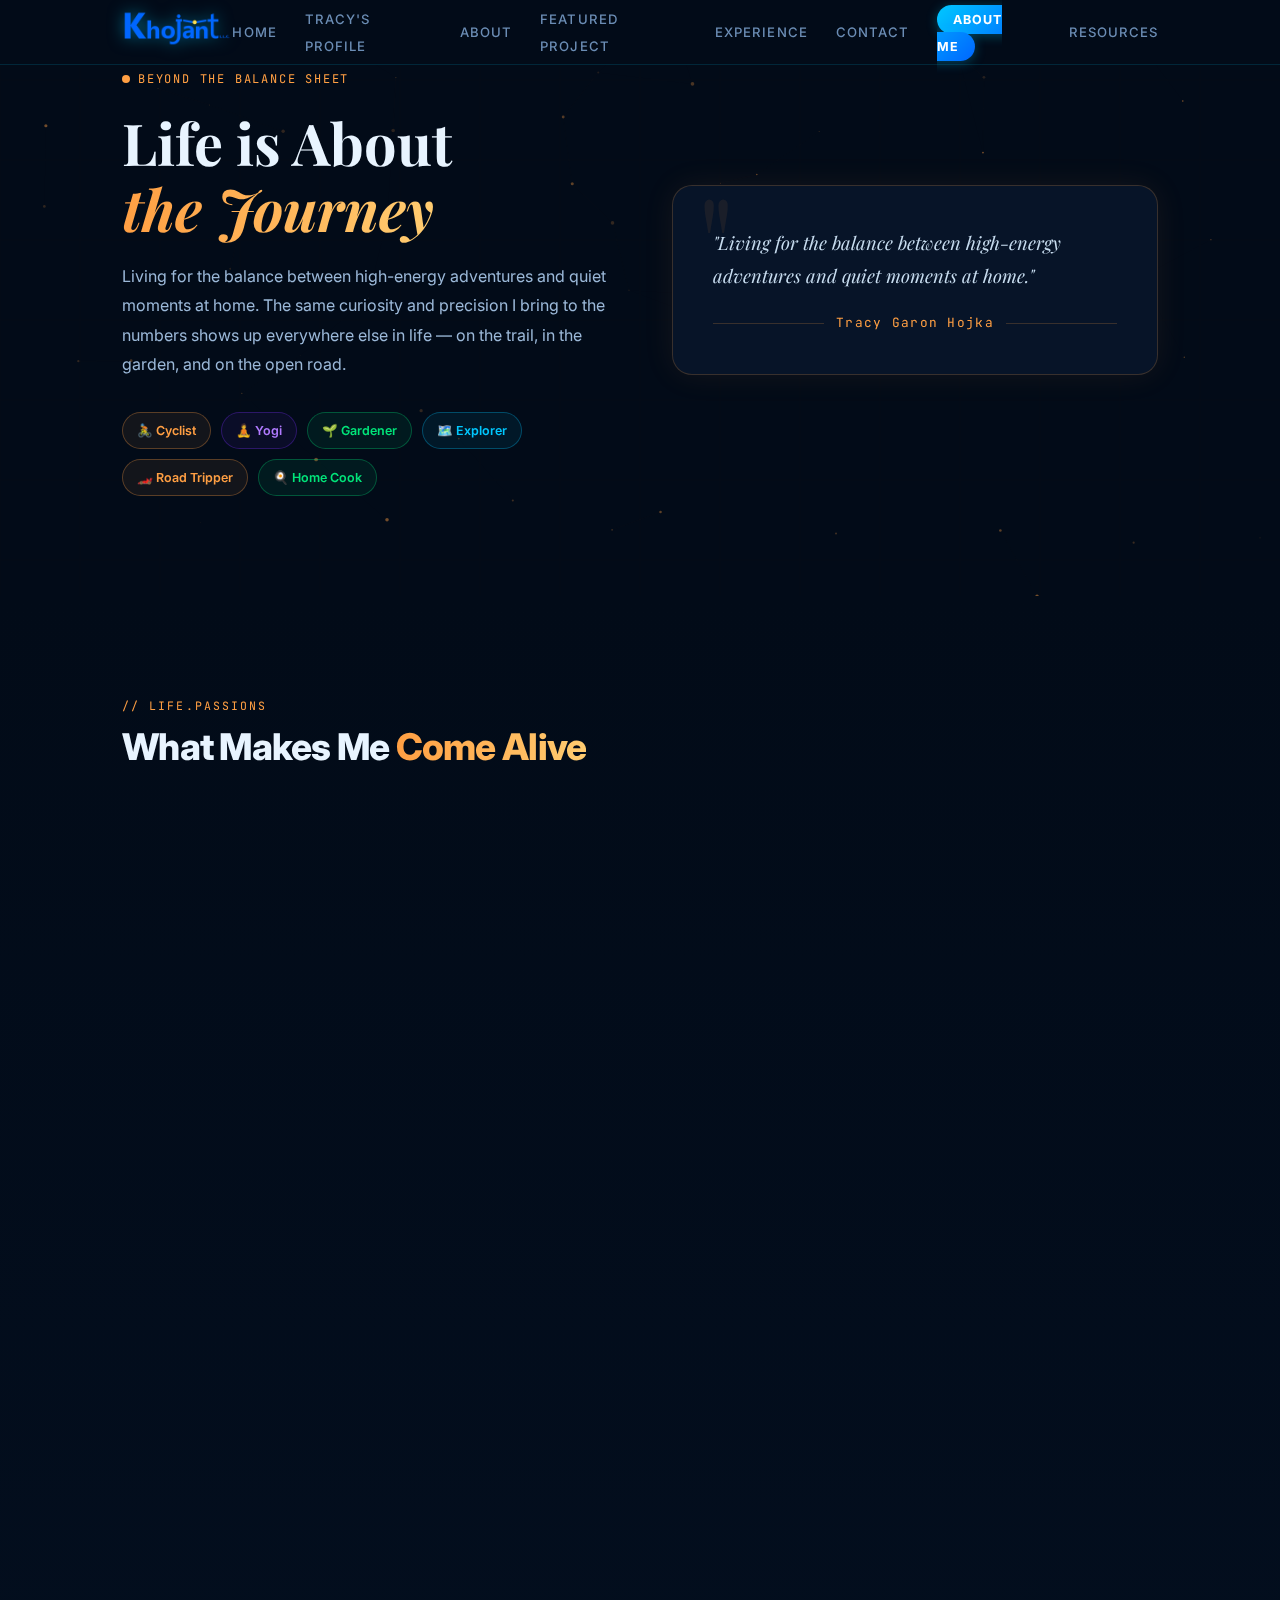
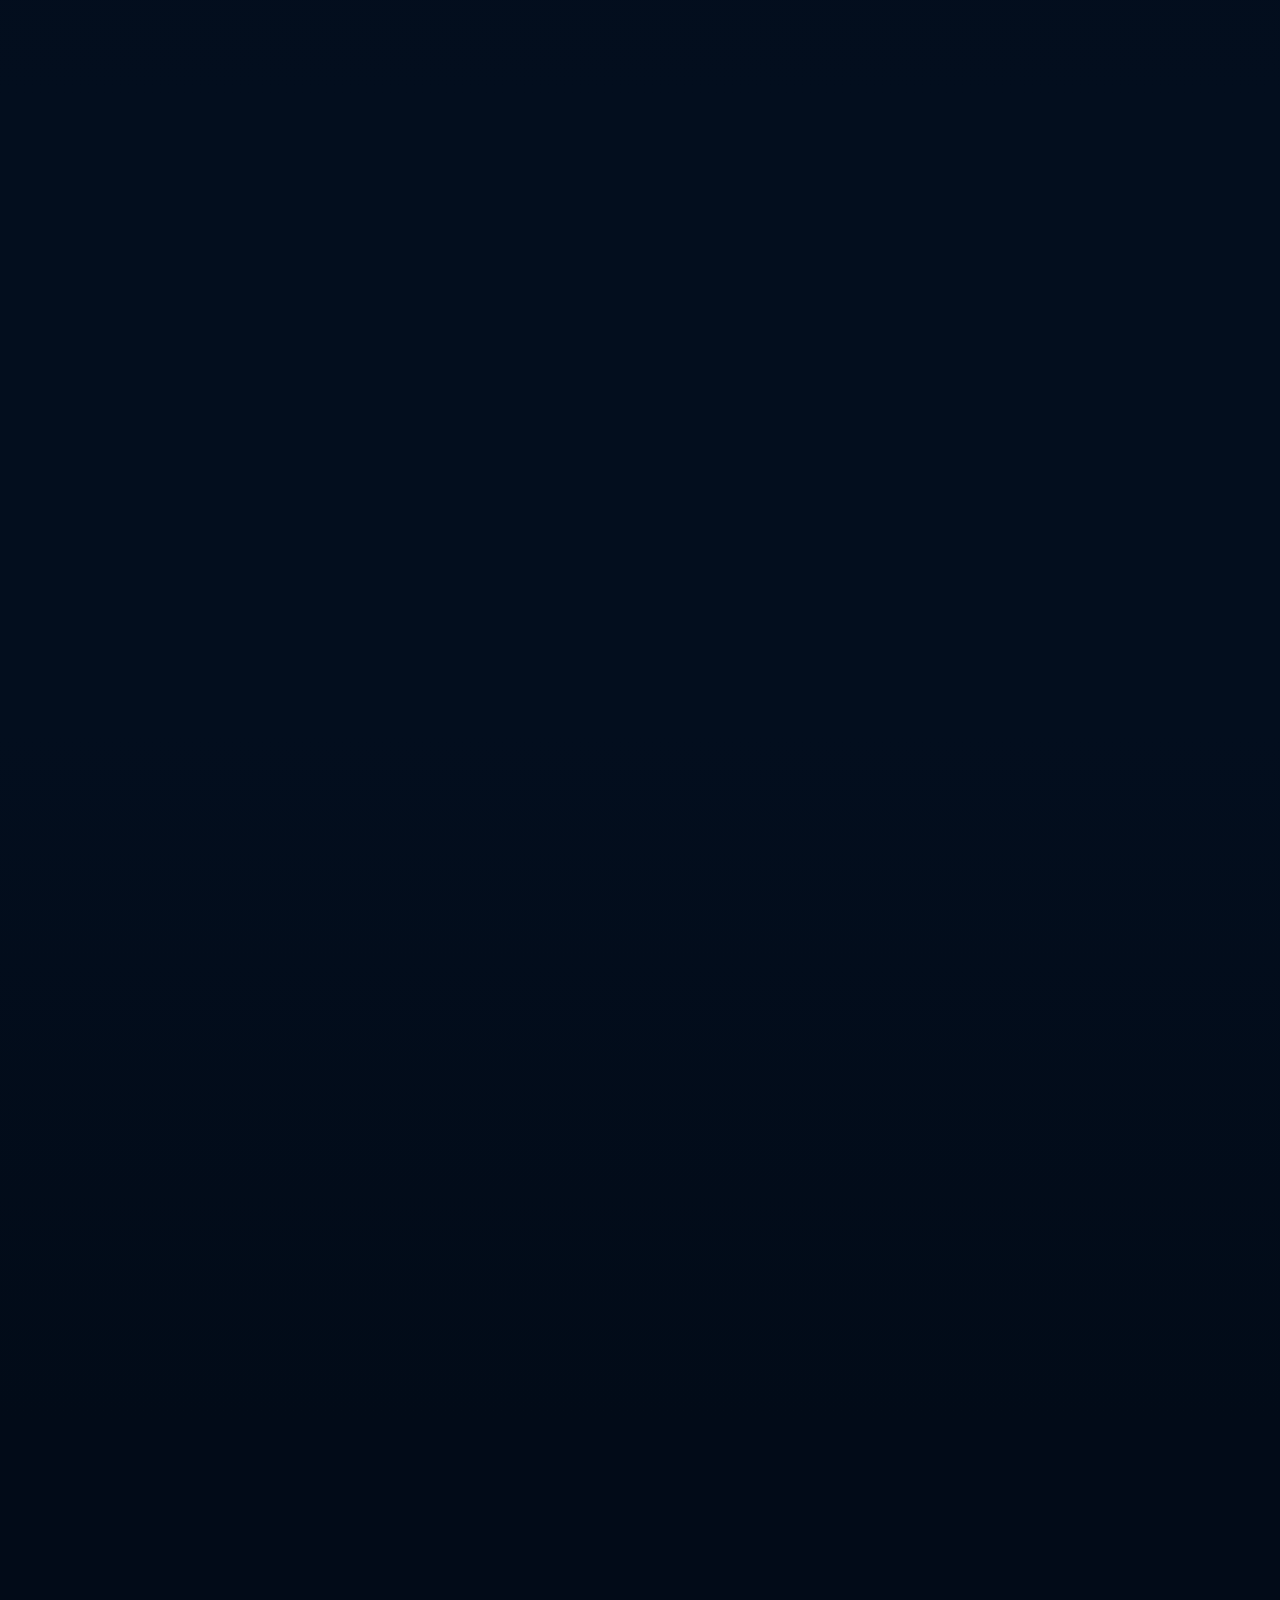
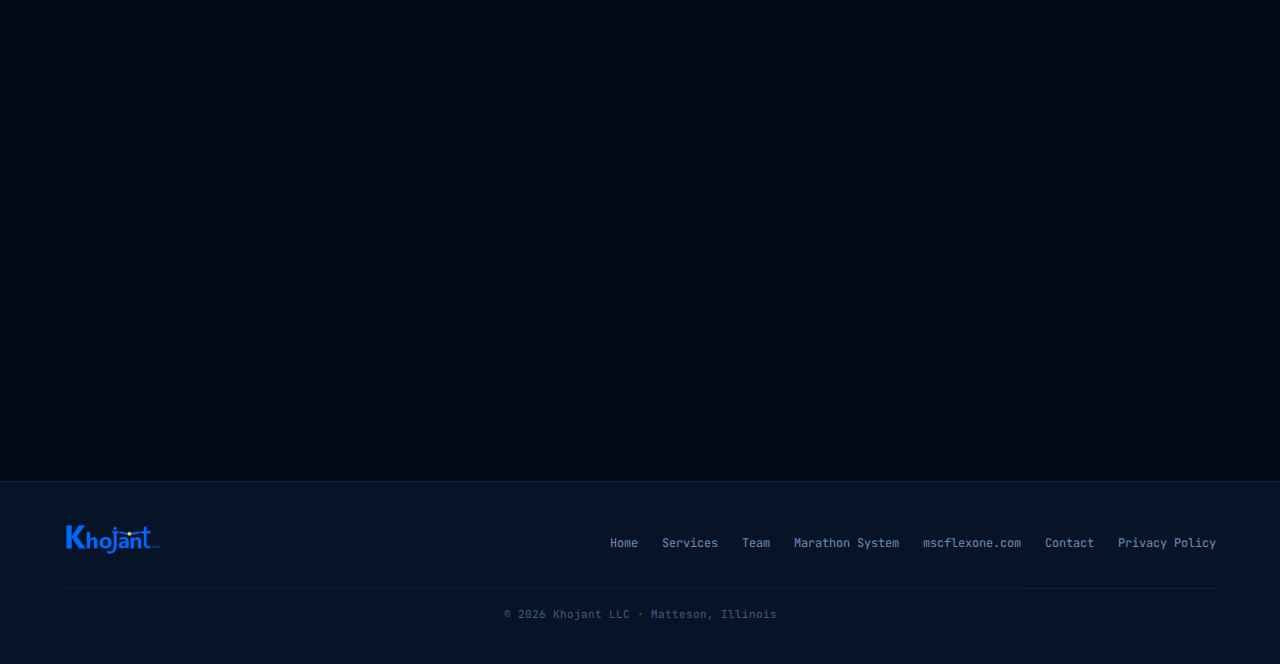
<file: about-me.html>
<!DOCTYPE html>
<html lang="en">
<head>
  <meta charset="UTF-8" />
  <meta name="viewport" content="width=device-width, initial-scale=1.0"/>
  <title>About Tracy Garon Hojka | Financial Data Expert | Khojant LLC</title>
  <meta name="description" content="Learn more about Tracy Garon Hojka — President of Khojant LLC, financial data management expert, and architect of The Marathon System's reconciliation automation engine."/>
  <meta name="keywords" content="Tracy Garon Hojka, about, financial expert, Khojant LLC, reconciliation, QuickBooks, data management, Matteson Illinois"/>
  <meta name="robots" content="index, follow"/>
  <link rel="canonical" href="https://www.khojant.com/about-me.html"/>
  <meta property="og:type" content="profile"/>
  <meta property="og:title" content="About Tracy Garon Hojka | Financial Data Expert"/>
  <meta property="og:description" content="President of Khojant LLC with 30+ years of financial data management experience across RIA firms, family offices, and insurance agencies."/>
  <meta property="og:url" content="https://www.khojant.com/about-me.html"/>
  <meta property="og:site_name" content="Khojant LLC"/>
  <link href="https://fonts.googleapis.com/css2?family=Inter:wght@300;400;500;600;700;800;900&family=JetBrains+Mono:wght@400;500;600&family=Playfair+Display:ital,wght@0,700;1,600&display=swap" rel="stylesheet"/>
  <style>
    :root {
      --bg-deep:    #020b18;
      --bg-card:    #071428;
      --bg-card2:   #0a1d36;
      --electric:   #00c8ff;
      --cyan:       #00fff7;
      --accent2:    #0066ff;
      --accent3:    #7b2fff;
      --green:      #00e57a;
      --warm:       #ff9f43;
      --text:       #e8f4ff;
      --text-muted: #6b8db5;
      --border:     rgba(0,200,255,0.15);
      --glow:       0 0 24px rgba(0,200,255,0.25);
    }

    *, *::before, *::after { box-sizing: border-box; margin: 0; padding: 0; }
    html { scroll-behavior: smooth; }

    body {
      background: var(--bg-deep);
      color: var(--text);
      font-family: 'Inter', sans-serif;
      line-height: 1.7;
      overflow-x: hidden;
    }

    /* ── CANVAS ── */
    #canvas-bg {
      position: fixed; top: 0; left: 0;
      width: 100%; height: 100%;
      z-index: 0; pointer-events: none;
    }

    .wrapper { position: relative; z-index: 1; }

    /* ── NAV ── */
    nav {
      position: fixed; top: 0; left: 0; right: 0;
      z-index: 100;
      background: rgba(2,11,24,0.88);
      backdrop-filter: blur(16px);
      border-bottom: 1px solid var(--border);
    }

    .nav-inner {
      max-width: 1100px; margin: 0 auto; padding: 0 32px;
      height: 64px; display: flex; align-items: center; justify-content: space-between;
    }

    .nav-logo img {
      height: 38px;
      filter: drop-shadow(0 0 8px rgba(0,200,255,0.5));
    }

    .nav-links { display: flex; gap: 28px; list-style: none; align-items: center; }

    .nav-links a {
      color: var(--text-muted); text-decoration: none;
      font-size: 0.82rem; font-weight: 500;
      letter-spacing: 0.08em; text-transform: uppercase;
      transition: color 0.2s;
    }

    .nav-links a:hover, .nav-links a.active { color: var(--electric); }

    .nav-pill {
      padding: 7px 16px;
      background: linear-gradient(135deg, var(--electric), var(--accent2));
      color: #fff !important;
      border-radius: 20px;
      font-weight: 700 !important;
      font-size: 0.78rem !important;
      box-shadow: 0 2px 12px rgba(0,200,255,0.3);
      transition: box-shadow 0.2s, transform 0.2s !important;
    }

    .nav-pill:hover {
      box-shadow: 0 4px 20px rgba(0,200,255,0.5) !important;
      transform: translateY(-1px);
      color: #fff !important;
    }

    /* ── CONTAINER ── */
    .container { max-width: 1100px; margin: 0 auto; padding: 0 32px; }
    section { padding: 100px 0; }

    /* ── HERO ── */
    #hero {
      min-height: 62vh;
      display: flex; align-items: center;
      padding-top: 64px;
      position: relative; overflow: hidden;
    }

    .hero-inner {
      display: grid;
      grid-template-columns: 1fr 1fr;
      gap: 64px;
      align-items: center;
    }

    .hero-eyebrow {
      display: inline-flex; align-items: center; gap: 8px;
      font-family: 'JetBrains Mono', monospace;
      font-size: 0.75rem; color: var(--warm);
      letter-spacing: 0.15em; text-transform: uppercase;
      margin-bottom: 20px;
    }

    .dot-warm {
      width: 8px; height: 8px; border-radius: 50%;
      background: var(--warm);
      animation: pulse-warm 1.8s infinite;
    }

    @keyframes pulse-warm {
      0%,100% { box-shadow: 0 0 0 0 rgba(255,159,67,0.5); }
      50%      { box-shadow: 0 0 0 8px rgba(255,159,67,0); }
    }

    .hero-heading {
      font-family: 'Playfair Display', serif;
      font-size: clamp(2.4rem, 4.5vw, 3.6rem);
      font-weight: 700;
      line-height: 1.15;
      margin-bottom: 20px;
    }

    .hero-heading em {
      font-style: italic;
      background: linear-gradient(90deg, var(--warm), #ffcc70);
      -webkit-background-clip: text; -webkit-text-fill-color: transparent; background-clip: text;
    }

    .hero-sub {
      font-size: 1rem; color: #9bb8d8;
      line-height: 1.85; margin-bottom: 32px; max-width: 520px;
    }

    .hero-tags { display: flex; flex-wrap: wrap; gap: 10px; }

    .htag {
      display: inline-flex; align-items: center; gap: 6px;
      padding: 7px 14px; border-radius: 20px;
      font-size: 0.78rem; font-weight: 600;
      border: 1px solid; transition: transform 0.2s;
    }

    .htag:hover { transform: translateY(-2px); }
    .htag-green  { color: var(--green);  border-color: rgba(0,229,122,0.3);  background: rgba(0,229,122,0.07); }
    .htag-warm   { color: var(--warm);   border-color: rgba(255,159,67,0.3); background: rgba(255,159,67,0.07); }
    .htag-blue   { color: var(--electric);border-color: rgba(0,200,255,0.3); background: rgba(0,200,255,0.07); }
    .htag-purple { color: #b07aff;       border-color: rgba(123,47,255,0.3); background: rgba(123,47,255,0.07); }

    /* Hero quote card */
    .hero-quote-card {
      background: var(--bg-card);
      border: 1px solid rgba(255,159,67,0.2);
      border-radius: 20px;
      padding: 40px;
      box-shadow: 0 0 32px rgba(255,159,67,0.08);
      position: relative; overflow: hidden;
    }

    .hero-quote-card::before {
      content: '"';
      position: absolute; top: -10px; left: 24px;
      font-family: 'Playfair Display', serif;
      font-size: 8rem; color: rgba(255,159,67,0.08);
      line-height: 1; pointer-events: none;
    }

    .quote-text {
      font-family: 'Playfair Display', serif;
      font-style: italic;
      font-size: 1.15rem;
      color: #c8ddf0;
      line-height: 1.8;
      margin-bottom: 20px;
    }

    .quote-meta {
      display: flex; align-items: center; gap: 12px;
    }

    .quote-line { flex: 1; height: 1px; background: rgba(255,159,67,0.2); }

    .quote-name {
      font-size: 0.8rem; color: var(--warm);
      font-family: 'JetBrains Mono', monospace;
      letter-spacing: 0.1em;
    }

    /* ── SECTION HEADERS ── */
    .section-header { margin-bottom: 52px; }

    .section-eyebrow {
      font-family: 'JetBrains Mono', monospace;
      font-size: 0.72rem; color: var(--warm);
      letter-spacing: 0.18em; text-transform: uppercase; margin-bottom: 10px;
    }

    .section-title {
      font-size: clamp(1.8rem, 3vw, 2.3rem);
      font-weight: 800; letter-spacing: -0.02em; line-height: 1.15;
    }

    .gradient-text {
      background: linear-gradient(90deg, var(--warm), #ffcc70);
      -webkit-background-clip: text; -webkit-text-fill-color: transparent; background-clip: text;
    }

    .gradient-text-green {
      background: linear-gradient(90deg, var(--green), var(--cyan));
      -webkit-background-clip: text; -webkit-text-fill-color: transparent; background-clip: text;
    }

    /* ── LIFE GRID ── */
    #life { background: linear-gradient(180deg, var(--bg-deep) 0%, #030e1e 100%); }

    .life-grid {
      display: grid;
      grid-template-columns: repeat(3, 1fr);
      gap: 24px;
    }

    .life-card {
      background: var(--bg-card);
      border: 1px solid var(--border);
      border-radius: 16px;
      padding: 32px 26px;
      position: relative; overflow: hidden;
      transition: transform 0.25s, box-shadow 0.25s, border-color 0.25s;
    }

    .life-card:hover {
      transform: translateY(-4px);
      border-color: var(--card-accent, rgba(0,200,255,0.4));
      box-shadow: 0 12px 36px var(--card-glow, rgba(0,200,255,0.1));
    }

    .life-card::after {
      content: '';
      position: absolute; bottom: 0; left: 0; right: 0;
      height: 3px; border-radius: 0 0 16px 16px;
      background: var(--card-bar, linear-gradient(90deg, var(--electric), var(--accent2)));
      opacity: 0; transition: opacity 0.25s;
    }

    .life-card:hover::after { opacity: 1; }

    /* Card accent colors */
    .card-warm   { --card-accent: rgba(255,159,67,0.4);  --card-glow: rgba(255,159,67,0.1);  --card-bar: linear-gradient(90deg, var(--warm), #ffcc70); }
    .card-green  { --card-accent: rgba(0,229,122,0.4);   --card-glow: rgba(0,229,122,0.1);   --card-bar: linear-gradient(90deg, var(--green), var(--cyan)); }
    .card-purple { --card-accent: rgba(123,47,255,0.4);  --card-glow: rgba(123,47,255,0.1);  --card-bar: linear-gradient(90deg, #7b2fff, #b07aff); }
    .card-blue   { --card-accent: rgba(0,200,255,0.4);   --card-glow: rgba(0,200,255,0.1);   --card-bar: linear-gradient(90deg, var(--electric), var(--accent2)); }

    .life-icon {
      font-size: 2.4rem; margin-bottom: 18px;
      display: block;
    }

    .life-title {
      font-weight: 800; font-size: 1.05rem;
      margin-bottom: 10px; color: var(--text);
    }

    .life-desc {
      font-size: 0.86rem; color: var(--text-muted);
      line-height: 1.75; margin-bottom: 16px;
    }

    .life-shoutout {
      display: inline-flex; align-items: center; gap: 6px;
      font-size: 0.73rem; font-weight: 600;
      font-family: 'JetBrains Mono', monospace;
      color: var(--warm); letter-spacing: 0.04em;
    }

    .life-shoutout-green { color: var(--green); }
    .life-shoutout-blue  { color: var(--electric); }

    .life-shoutout a {
      color: inherit; text-decoration: none;
      transition: opacity 0.2s;
    }

    .life-shoutout a:hover { opacity: 0.75; text-decoration: underline; }

    /* ── ADVENTURE STRIP ── */
    #adventure { background: #030e1e; }

    .adventure-grid {
      display: grid;
      grid-template-columns: 1fr 1fr;
      gap: 40px;
      align-items: center;
    }

    .adv-text h3 {
      font-family: 'Playfair Display', serif;
      font-size: 1.9rem; font-weight: 700;
      line-height: 1.25; margin-bottom: 16px;
    }

    .adv-text p {
      font-size: 0.95rem; color: #9bb8d8;
      line-height: 1.85; margin-bottom: 20px;
    }

    .adv-badge {
      display: inline-flex; align-items: center; gap: 8px;
      padding: 8px 16px; border-radius: 8px;
      font-size: 0.8rem; font-weight: 700;
      background: rgba(255,159,67,0.1);
      border: 1px solid rgba(255,159,67,0.3);
      color: var(--warm); margin-right: 10px; margin-bottom: 10px;
    }

    .adv-visual {
      background: var(--bg-card);
      border: 1px solid rgba(255,159,67,0.2);
      border-radius: 20px;
      padding: 40px 36px;
      text-align: center;
      box-shadow: 0 0 40px rgba(255,159,67,0.07);
      position: relative; overflow: hidden;
    }

    .adv-visual::before {
      content: '';
      position: absolute; top: -60px; right: -60px;
      width: 220px; height: 220px;
      border-radius: 50%;
      background: radial-gradient(circle, rgba(255,159,67,0.1) 0%, transparent 70%);
    }

    .adv-big-emoji { font-size: 5rem; display: block; margin-bottom: 20px; }

    .adv-road {
      font-family: 'Playfair Display', serif;
      font-style: italic;
      font-size: 1.1rem; color: var(--warm);
      margin-bottom: 8px;
    }

    .adv-road-sub {
      font-size: 0.8rem; color: var(--text-muted);
      font-family: 'JetBrains Mono', monospace;
      letter-spacing: 0.06em;
    }

    .adv-divider { height: 1px; background: rgba(255,159,67,0.15); margin: 20px 0; }

    .stat-row { display: flex; justify-content: space-around; }

    .adv-stat-val {
      font-size: 1.6rem; font-weight: 800; color: var(--warm);
      display: block; line-height: 1;
    }

    .adv-stat-lbl {
      font-size: 0.68rem; color: var(--text-muted);
      text-transform: uppercase; letter-spacing: 0.1em;
      margin-top: 4px; display: block;
    }

    /* ── GARDEN ── */
    #garden { background: linear-gradient(180deg, #030e1e 0%, var(--bg-deep) 100%); }

    .garden-grid {
      display: grid;
      grid-template-columns: 1fr 1fr;
      gap: 40px;
      align-items: center;
    }

    .garden-visual {
      background: var(--bg-card);
      border: 1px solid rgba(0,229,122,0.2);
      border-radius: 20px;
      padding: 40px;
      box-shadow: 0 0 40px rgba(0,229,122,0.06);
    }

    .garden-emoji-row {
      display: flex; gap: 16px; justify-content: center;
      font-size: 2.8rem; margin-bottom: 28px;
    }

    .garden-card-mini {
      background: var(--bg-card2);
      border: 1px solid rgba(0,229,122,0.15);
      border-radius: 12px;
      padding: 16px 20px;
      margin-bottom: 12px;
      display: flex; align-items: center; gap: 14px;
      transition: border-color 0.2s, transform 0.2s;
    }

    .garden-card-mini:hover {
      border-color: rgba(0,229,122,0.35);
      transform: translateX(4px);
    }

    .gcm-icon { font-size: 1.6rem; flex-shrink: 0; }

    .gcm-title { font-weight: 700; font-size: 0.9rem; margin-bottom: 2px; color: var(--green); }

    .gcm-desc { font-size: 0.78rem; color: var(--text-muted); }

    .garden-text h3 {
      font-family: 'Playfair Display', serif;
      font-size: 1.9rem; font-weight: 700;
      line-height: 1.25; margin-bottom: 16px;
    }

    .garden-text p {
      font-size: 0.95rem; color: #9bb8d8;
      line-height: 1.85; margin-bottom: 20px;
    }

    .shoutout-card {
      background: var(--bg-card2);
      border: 1px solid rgba(0,229,122,0.2);
      border-radius: 12px;
      padding: 18px 20px;
      margin-bottom: 12px;
      display: flex; align-items: center; gap: 12px;
    }

    .sc-icon { font-size: 1.4rem; }

    .sc-label { font-size: 0.72rem; color: var(--text-muted); font-family: 'JetBrains Mono', monospace; margin-bottom: 2px; }

    .sc-name { font-weight: 700; font-size: 0.9rem; color: var(--green); }

    /* ── BALANCE ── */
    #balance { background: var(--bg-deep); }

    .balance-grid {
      display: grid;
      grid-template-columns: repeat(3, 1fr);
      gap: 24px;
    }

    .balance-card {
      background: var(--bg-card);
      border: 1px solid var(--border);
      border-radius: 16px;
      padding: 30px 24px;
      text-align: center;
      transition: transform 0.25s, border-color 0.25s;
    }

    .balance-card:hover {
      transform: translateY(-4px);
      border-color: rgba(0,200,255,0.35);
    }

    .balance-icon { font-size: 2.6rem; display: block; margin-bottom: 14px; }

    .balance-title { font-weight: 700; font-size: 0.97rem; margin-bottom: 8px; }

    .balance-desc { font-size: 0.83rem; color: var(--text-muted); line-height: 1.65; }

    /* ── FOOTER ── */
    footer {
      background: var(--bg-card);
      border-top: 1px solid var(--border);
      padding: 40px 5vw;
      display: flex; align-items: center; justify-content: space-between;
      flex-wrap: wrap; gap: 20px; position: relative; z-index: 2;
    }
    .footer-logo img { height: 34px; width: auto; }
    .footer-links { display: flex; gap: 24px; flex-wrap: wrap; }
    .footer-links a { font-size: 12px; color: var(--text-muted); text-decoration: none; transition: color 0.2s; font-family: 'JetBrains Mono', monospace; }
    .footer-links a:hover { color: var(--electric); }
    .footer-copy { font-size: 11px; color: var(--text-muted); font-family: 'JetBrains Mono', monospace; opacity: 0.6; width: 100%; text-align: center; padding-top: 16px; border-top: 1px solid var(--border); margin-top: 4px; }

    /* ── FADE UP ── */
    .fade-up {
      opacity: 0; transform: translateY(28px);
      transition: opacity 0.6s ease, transform 0.6s ease;
    }
    .fade-up.visible { opacity: 1; transform: translateY(0); }

    /* ── RESPONSIVE ── */
    @media (max-width: 900px) {
      .hero-inner, .adventure-grid, .garden-grid { grid-template-columns: 1fr; }
      .life-grid, .balance-grid { grid-template-columns: 1fr 1fr; }
    }

    @media (max-width: 600px) {
      .life-grid, .balance-grid { grid-template-columns: 1fr; }
    }

    /* ── HAMBURGER ── */
    .hamburger {
      display: none; flex-direction: column; gap: 5px;
      cursor: pointer; padding: 6px; background: none; border: none; z-index: 110;
    }
    .hamburger span {
      display: block; width: 24px; height: 2px;
      background: var(--text); border-radius: 2px; transition: all 0.3s;
    }
    .hamburger.open span:nth-child(1) { transform: translateY(7px) rotate(45deg); }
    .hamburger.open span:nth-child(2) { opacity: 0; }
    .hamburger.open span:nth-child(3) { transform: translateY(-7px) rotate(-45deg); }

    @media (max-width: 768px) {
      .hamburger { display: flex; }
      .nav-links {
        display: none; flex-direction: column; align-items: flex-start;
        position: fixed; top: 64px; left: 0; right: 0;
        background: rgba(2,11,24,0.99); border-bottom: 1px solid var(--border);
        padding: 16px 32px 24px; gap: 0;
      }
      .nav-links.open { display: flex; }
      .nav-links li { width: 100%; }
      .nav-links a { display: block; padding: 12px 0; font-size: 14px; border-bottom: 1px solid var(--border); }
      .nav-links li:last-child a { border-bottom: none; }
    }
  </style>
</head>
<body>

<canvas id="canvas-bg"></canvas>

<!-- NAV -->
<nav>
  <div class="nav-inner">
    <a class="nav-logo" href="index.html">
      <img src="Khojant.png" alt="Khojant LLC – Data Management Experts"/>
    </a>
    <button class="hamburger" id="hamburger" aria-label="Toggle navigation" aria-expanded="false">
      <span></span><span></span><span></span>
    </button>
    <ul class="nav-links" id="nav-links">
      <li><a href="index.html">Home</a></li>
      <li><a href="tracy-profile.html">Tracy's Profile</a></li>
      <li><a href="tracy-profile.html#about">About</a></li>
      <li><a href="tracy-profile.html#marathon">Featured Project</a></li>
      <li><a href="tracy-profile.html#experience">Experience</a></li>
      <li><a href="tracy-profile.html#contact">Contact</a></li>
      <li><a href="about-me.html" class="nav-pill active">About Me</a></li>
      <li><a href="resources.html">Resources</a></li>
    </ul>
  </div>
</nav>

<div class="wrapper">

  <!-- HERO -->
  <section id="hero" style="padding-top:64px;">
    <div class="container">
      <div class="hero-inner">
        <div>
          <div class="hero-eyebrow"><div class="dot-warm"></div>Beyond the Balance Sheet</div>
          <h1 class="hero-heading">Life is About<br/><em>the Journey</em></h1>
          <p class="hero-sub">
            Living for the balance between high-energy adventures and quiet moments at home.
            The same curiosity and precision I bring to the numbers shows up everywhere else
            in life — on the trail, in the garden, and on the open road.
          </p>
          <div class="hero-tags">
            <span class="htag htag-warm">🚴 Cyclist</span>
            <span class="htag htag-purple">🧘 Yogi</span>
            <span class="htag htag-green">🌱 Gardener</span>
            <span class="htag htag-blue">🗺️ Explorer</span>
            <span class="htag htag-warm">🏎️ Road Tripper</span>
            <span class="htag htag-green">🍳 Home Cook</span>
          </div>
        </div>
        <div>
          <div class="hero-quote-card">
            <p class="quote-text">
              "Living for the balance between high-energy adventures and quiet moments at home."
            </p>
            <div class="quote-meta">
              <div class="quote-line"></div>
              <span class="quote-name">Tracy Garon Hojka</span>
              <div class="quote-line"></div>
            </div>
          </div>
        </div>
      </div>
    </div>
  </section>

  <!-- LIFE PASSIONS -->
  <section id="life">
    <div class="container">
      <div class="section-header fade-up">
        <div class="section-eyebrow">// life.passions</div>
        <h2 class="section-title">What Makes Me <span class="gradient-text">Come Alive</span></h2>
      </div>
      <div class="life-grid fade-up">

        <div class="life-card card-warm">
          <span class="life-icon">🚴</span>
          <div class="life-title">Long Rides</div>
          <div class="life-desc">There's nothing quite like a long bicycle ride to reset the mind and fuel the body. Whether it's a solo morning spin or an all-day adventure, two wheels and open road is pure freedom.</div>
          <span class="life-shoutout">⚡ High-energy movement</span>
        </div>

        <div class="life-card card-purple">
          <span class="life-icon">🧘</span>
          <div class="life-title">Yoga with Adriene</div>
          <div class="life-desc">Finding What Feels Good (FWFG) — Adriene's philosophy of tuning in and showing up is something that resonates deeply. Yoga is where I find my flow, balance my energy, and return to center.</div>
          <span class="life-shoutout"><a href="https://yogawithadriene.com" target="_blank">↗ Yoga With Adriene — FWFG</a></span>
        </div>

        <div class="life-card card-blue">
          <span class="life-icon">🚶</span>
          <div class="life-title">Walking to Clear My Head</div>
          <div class="life-desc">Some of the best thinking happens on a walk. Whether it's around the neighborhood or somewhere new, a good walk is the simplest and most powerful way to process, reset, and return with fresh perspective.</div>
          <span class="life-shoutout life-shoutout-blue">🧠 Movement as medicine</span>
        </div>

        <div class="life-card card-green">
          <span class="life-icon">🌿</span>
          <div class="life-title">Organic Gardening</div>
          <div class="life-desc">An avid gardener with a deep passion for organic practices. Keeping the soil healthy and the beds full is both a science and an art — and the reward of a thriving garden never gets old.</div>
          <div style="margin-top:10px;">
            <span class="life-shoutout life-shoutout-green" style="display:block;margin-bottom:6px;"><a href="https://www.epicgardening.com" target="_blank">↗ Epic Gardening</a></span>
            <span class="life-shoutout life-shoutout-green"><a href="https://www.botanicalinterests.com" target="_blank">↗ Botanical Interests</a></span>
          </div>
        </div>

        <div class="life-card card-warm">
          <span class="life-icon">🍳</span>
          <div class="life-title">Cooking Fresh</div>
          <div class="life-desc">What grows in the garden often ends up in the kitchen. Cooking something fresh from scratch — with ingredients you've tended yourself — is one of the most satisfying things there is.</div>
          <span class="life-shoutout">🌱 Garden to table</span>
        </div>

        <div class="life-card card-blue">
          <span class="life-icon">🗺️</span>
          <div class="life-title">Discovering New Places</div>
          <div class="life-desc">Always on the lookout for hidden local gems and new adventures. Whether it's an undiscovered restaurant, a scenic overlook, or a road less traveled — curiosity is the best compass.</div>
          <span class="life-shoutout life-shoutout-blue">✨ Always exploring</span>
        </div>

      </div>
    </div>
  </section>

  <!-- TAIL OF THE DRAGON -->
  <section id="adventure">
    <div class="container">
      <div class="adventure-grid fade-up">
        <div class="adv-text">
          <div class="section-eyebrow">// adventure.log</div>
          <h3>Carving Corners on the<br/><span class="gradient-text">Tail of the Dragon</span></h3>
          <p>318 curves in 11 miles. US 129 through the Appalachian Mountains at Deals Gap — known as the Tail of the Dragon — is one of the most iconic driving roads in the world. Taking our Miata through those corners is pure, uncut joy.</p>
          <p>The same way I approach a complex reconciliation — with focus, precision, and a willingness to embrace the challenge — is exactly how I like to drive. Every bend is a decision, and the reward is the ride itself.</p>
          <div>
            <span class="adv-badge">🏎️ Mazda Miata</span>
            <span class="adv-badge">🐉 Tail of the Dragon</span>
            <span class="adv-badge">🏔️ Deals Gap, NC/TN</span>
          </div>
        </div>
        <div class="adv-visual">
          <span class="adv-big-emoji">🐉</span>
          <div class="adv-road">US Route 129</div>
          <div class="adv-road-sub">Tail of the Dragon · Deals Gap</div>
          <div class="adv-divider"></div>
          <div class="stat-row">
            <div>
              <span class="adv-stat-val">318</span>
              <span class="adv-stat-lbl">Curves</span>
            </div>
            <div>
              <span class="adv-stat-val">11</span>
              <span class="adv-stat-lbl">Miles</span>
            </div>
            <div>
              <span class="adv-stat-val">100%</span>
              <span class="adv-stat-lbl">Pure Joy</span>
            </div>
          </div>
        </div>
      </div>
    </div>
  </section>

  <!-- GARDEN DEEP DIVE -->
  <section id="garden">
    <div class="container">
      <div class="garden-grid fade-up">
        <div class="garden-visual">
          <div class="garden-emoji-row">🌻 🥬 🍅 🌿 🫑</div>
          <div class="garden-card-mini">
            <div class="gcm-icon">🌱</div>
            <div>
              <div class="gcm-title">Epic Gardening</div>
              <div class="gcm-desc">Soil health, raised beds, companion planting & growing systems</div>
            </div>
          </div>
          <div class="garden-card-mini">
            <div class="gcm-icon">🌸</div>
            <div>
              <div class="gcm-title">Botanical Interests</div>
              <div class="gcm-desc">Open-pollinated, heirloom & organic seed varieties</div>
            </div>
          </div>
          <div class="garden-card-mini">
            <div class="gcm-icon">🪱</div>
            <div>
              <div class="gcm-title">Organic First</div>
              <div class="gcm-desc">Healthy soil, no synthetics — the way nature intended</div>
            </div>
          </div>
        </div>
        <div class="garden-text">
          <div class="section-eyebrow">// garden.notes</div>
          <h3>Rooted in the <span class="gradient-text-green">Garden</span></h3>
          <p>An avid gardener with a passion for organic growing — keeping the soil alive, the beds full, and the kitchen stocked. Gardening has a lot in common with good bookkeeping: attention to detail, consistent maintenance, and the long-term payoff of doing things right.</p>
          <p>Grateful to resources like Epic Gardening and Botanical Interests for the knowledge and seeds that keep every season better than the last.</p>
          <div class="shoutout-card">
            <span class="sc-icon">🎙️</span>
            <div>
              <div class="sc-label">SHOUTOUT //</div>
              <div class="sc-name"><a href="https://www.epicgardening.com" target="_blank" style="color:var(--green);text-decoration:none;">Epic Gardening ↗</a></div>
            </div>
          </div>
          <div class="shoutout-card">
            <span class="sc-icon">🌼</span>
            <div>
              <div class="sc-label">SHOUTOUT //</div>
              <div class="sc-name"><a href="https://www.botanicalinterests.com" target="_blank" style="color:var(--green);text-decoration:none;">Botanical Interests ↗</a></div>
            </div>
          </div>
        </div>
      </div>
    </div>
  </section>

  <!-- BALANCE -->
  <section id="balance">
    <div class="container">
      <div class="section-header fade-up">
        <div class="section-eyebrow">// life.balance</div>
        <h2 class="section-title">High Energy & <span class="gradient-text">Quiet Moments</span></h2>
        <p style="margin-top:12px;color:var(--text-muted);max-width:560px;">The best life is a balanced one — big adventures and peaceful days at home, both equally essential.</p>
      </div>
      <div class="balance-grid fade-up">
        <div class="balance-card">
          <span class="balance-icon">⚡</span>
          <div class="balance-title">High-Energy Adventures</div>
          <div class="balance-desc">Long bike rides, road trips, the Tail of the Dragon, discovering new places — always moving, always curious.</div>
        </div>
        <div class="balance-card">
          <span class="balance-icon">🌿</span>
          <div class="balance-title">Grounded at Home</div>
          <div class="balance-desc">Tending the garden, cooking fresh meals, finding stillness in yoga — rooted, present, and nourished.</div>
        </div>
        <div class="balance-card">
          <span class="balance-icon">🧭</span>
          <div class="balance-title">Always Exploring</div>
          <div class="balance-desc">Whether it's a hidden local gem or a new country road, curiosity is what drives everything — on the bike, in the car, and in life.</div>
        </div>
      </div>
    </div>
  </section>

  <footer>
    <a href="index.html" class="footer-logo">
      <img src="Khojant.png" alt="Khojant LLC" />
    </a>
    <div class="footer-links">
      <a href="index.html">Home</a>
      <a href="index.html#services">Services</a>
      <a href="index.html#team">Team</a>
      <a href="index.html#marathon">Marathon System</a>
      <a href="https://www.mscflexone.com" target="_blank">mscflexone.com</a>
      <a href="index.html#contact">Contact</a>
      <a href="privacy-policy.html">Privacy Policy</a>
    </div>
    <div class="footer-copy">© 2026 Khojant LLC · Matteson, Illinois</div>
  </footer>

</div><!-- /wrapper -->

<script>
// ── PARTICLE CANVAS ──
const canvas = document.getElementById('canvas-bg');
const ctx = canvas.getContext('2d');
let W, H, particles = [];

function resize() { W = canvas.width = window.innerWidth; H = canvas.height = window.innerHeight; }

function initParticles() {
  particles = [];
  const count = Math.floor((W * H) / 14000);
  for (let i = 0; i < count; i++) {
    particles.push({
      x: Math.random() * W, y: Math.random() * H,
      vx: (Math.random() - 0.5) * 0.3, vy: (Math.random() - 0.5) * 0.3,
      r: Math.random() * 1.5 + 0.4, alpha: Math.random() * 0.4 + 0.1
    });
  }
}

function draw() {
  ctx.clearRect(0, 0, W, H);
  // Soft grid
  ctx.strokeStyle = 'rgba(255,159,67,0.02)';
  ctx.lineWidth = 1;
  for (let x = 0; x < W; x += 80) { ctx.beginPath(); ctx.moveTo(x,0); ctx.lineTo(x,H); ctx.stroke(); }
  for (let y = 0; y < H; y += 80) { ctx.beginPath(); ctx.moveTo(0,y); ctx.lineTo(W,y); ctx.stroke(); }
  // Connections
  for (let i = 0; i < particles.length; i++) {
    for (let j = i+1; j < particles.length; j++) {
      const dx = particles[i].x - particles[j].x;
      const dy = particles[i].y - particles[j].y;
      const d = Math.sqrt(dx*dx + dy*dy);
      if (d < 140) {
        ctx.strokeStyle = `rgba(255,159,67,${0.05 * (1 - d/140)})`;
        ctx.lineWidth = 0.5;
        ctx.beginPath();
        ctx.moveTo(particles[i].x, particles[i].y);
        ctx.lineTo(particles[j].x, particles[j].y);
        ctx.stroke();
      }
    }
  }
  // Dots
  particles.forEach(p => {
    p.x += p.vx; p.y += p.vy;
    if (p.x < 0 || p.x > W) p.vx *= -1;
    if (p.y < 0 || p.y > H) p.vy *= -1;
    ctx.beginPath();
    ctx.arc(p.x, p.y, p.r, 0, Math.PI * 2);
    ctx.fillStyle = `rgba(255,159,67,${p.alpha})`;
    ctx.fill();
  });
  requestAnimationFrame(draw);
}

resize(); initParticles(); draw();
window.addEventListener('resize', () => { resize(); initParticles(); });

// ── SCROLL ANIMATIONS ──
const obs = new IntersectionObserver((entries) => {
  entries.forEach(e => { if (e.isIntersecting) { e.target.classList.add('visible'); obs.unobserve(e.target); } });
}, { threshold: 0.1 });
document.querySelectorAll('.fade-up').forEach(el => obs.observe(el));

// ── HAMBURGER ──
const hamburger = document.getElementById('hamburger');
const navLinks  = document.getElementById('nav-links');
hamburger.addEventListener('click', () => {
  const open = hamburger.classList.toggle('open');
  navLinks.classList.toggle('open', open);
  hamburger.setAttribute('aria-expanded', open);
});
navLinks.querySelectorAll('a').forEach(a => {
  a.addEventListener('click', () => {
    hamburger.classList.remove('open');
    navLinks.classList.remove('open');
    hamburger.setAttribute('aria-expanded', 'false');
  });
});
</script>
</body>
</html>
</file>
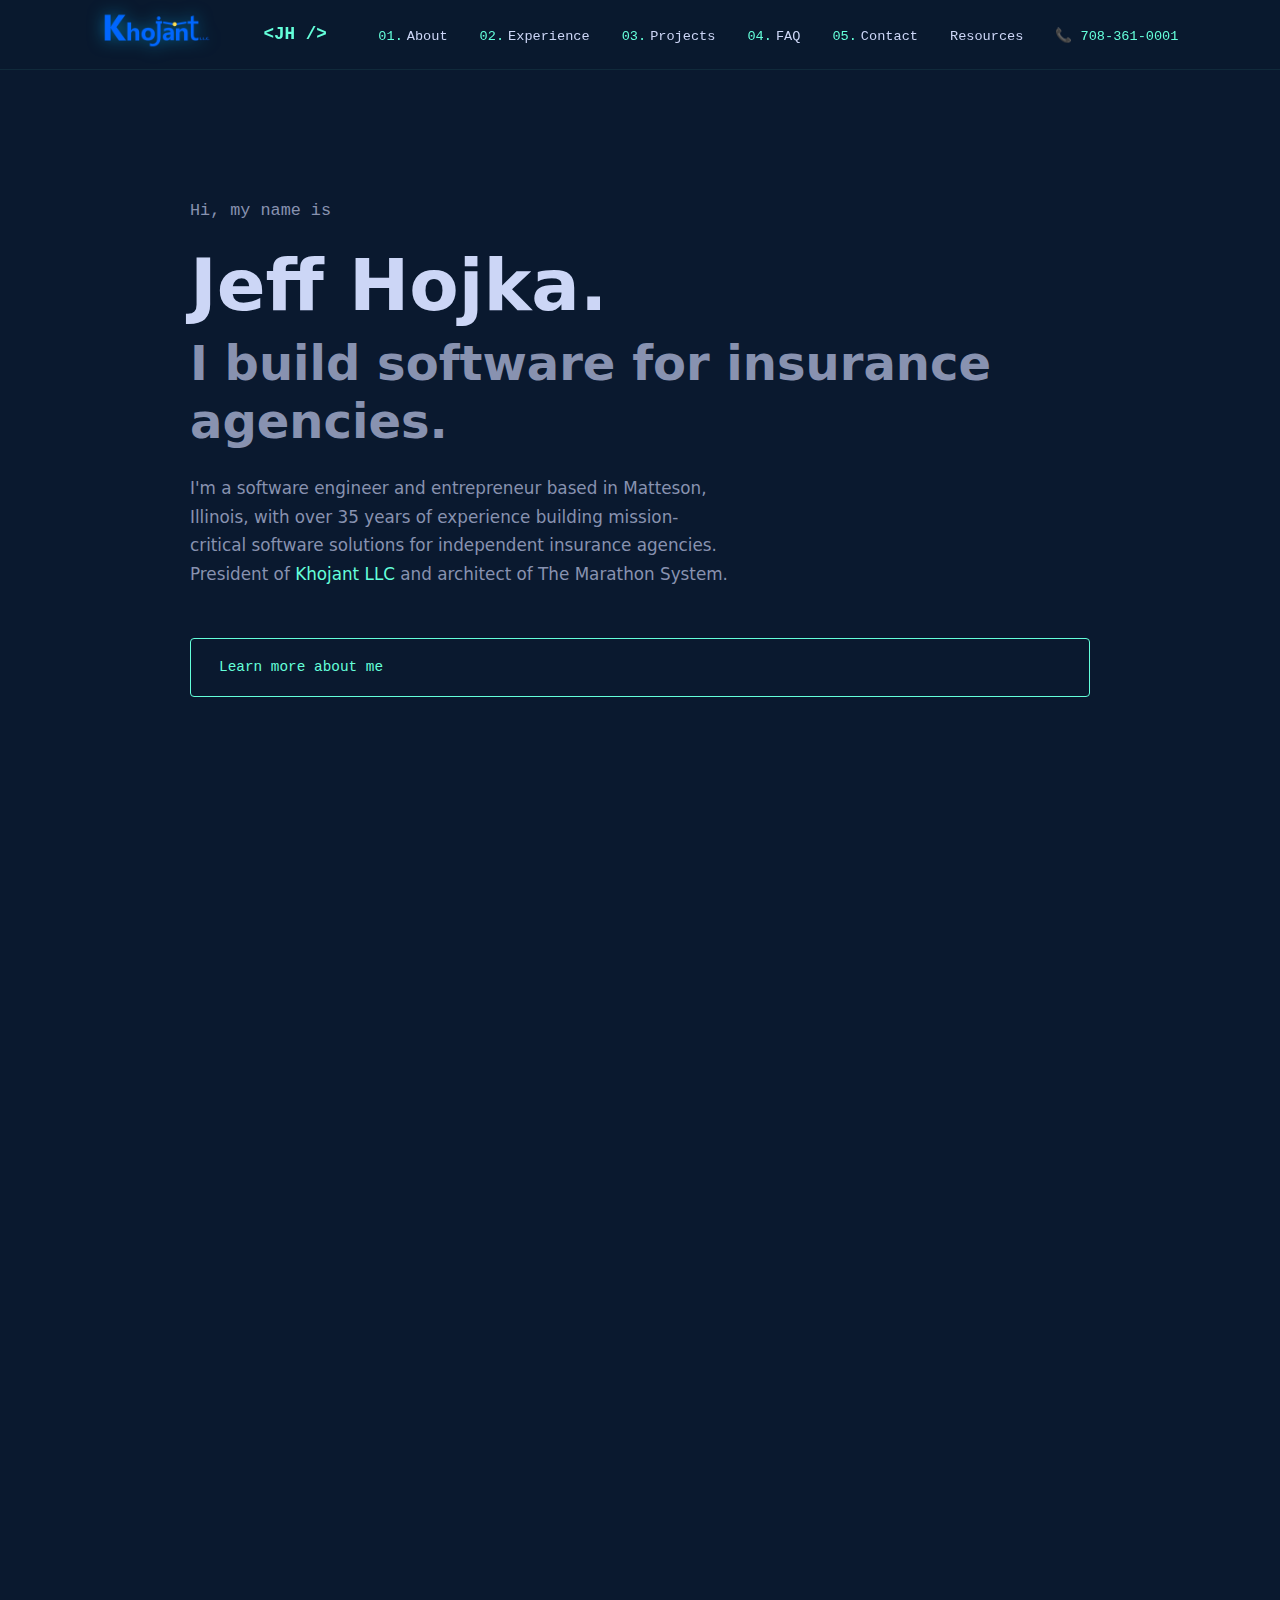
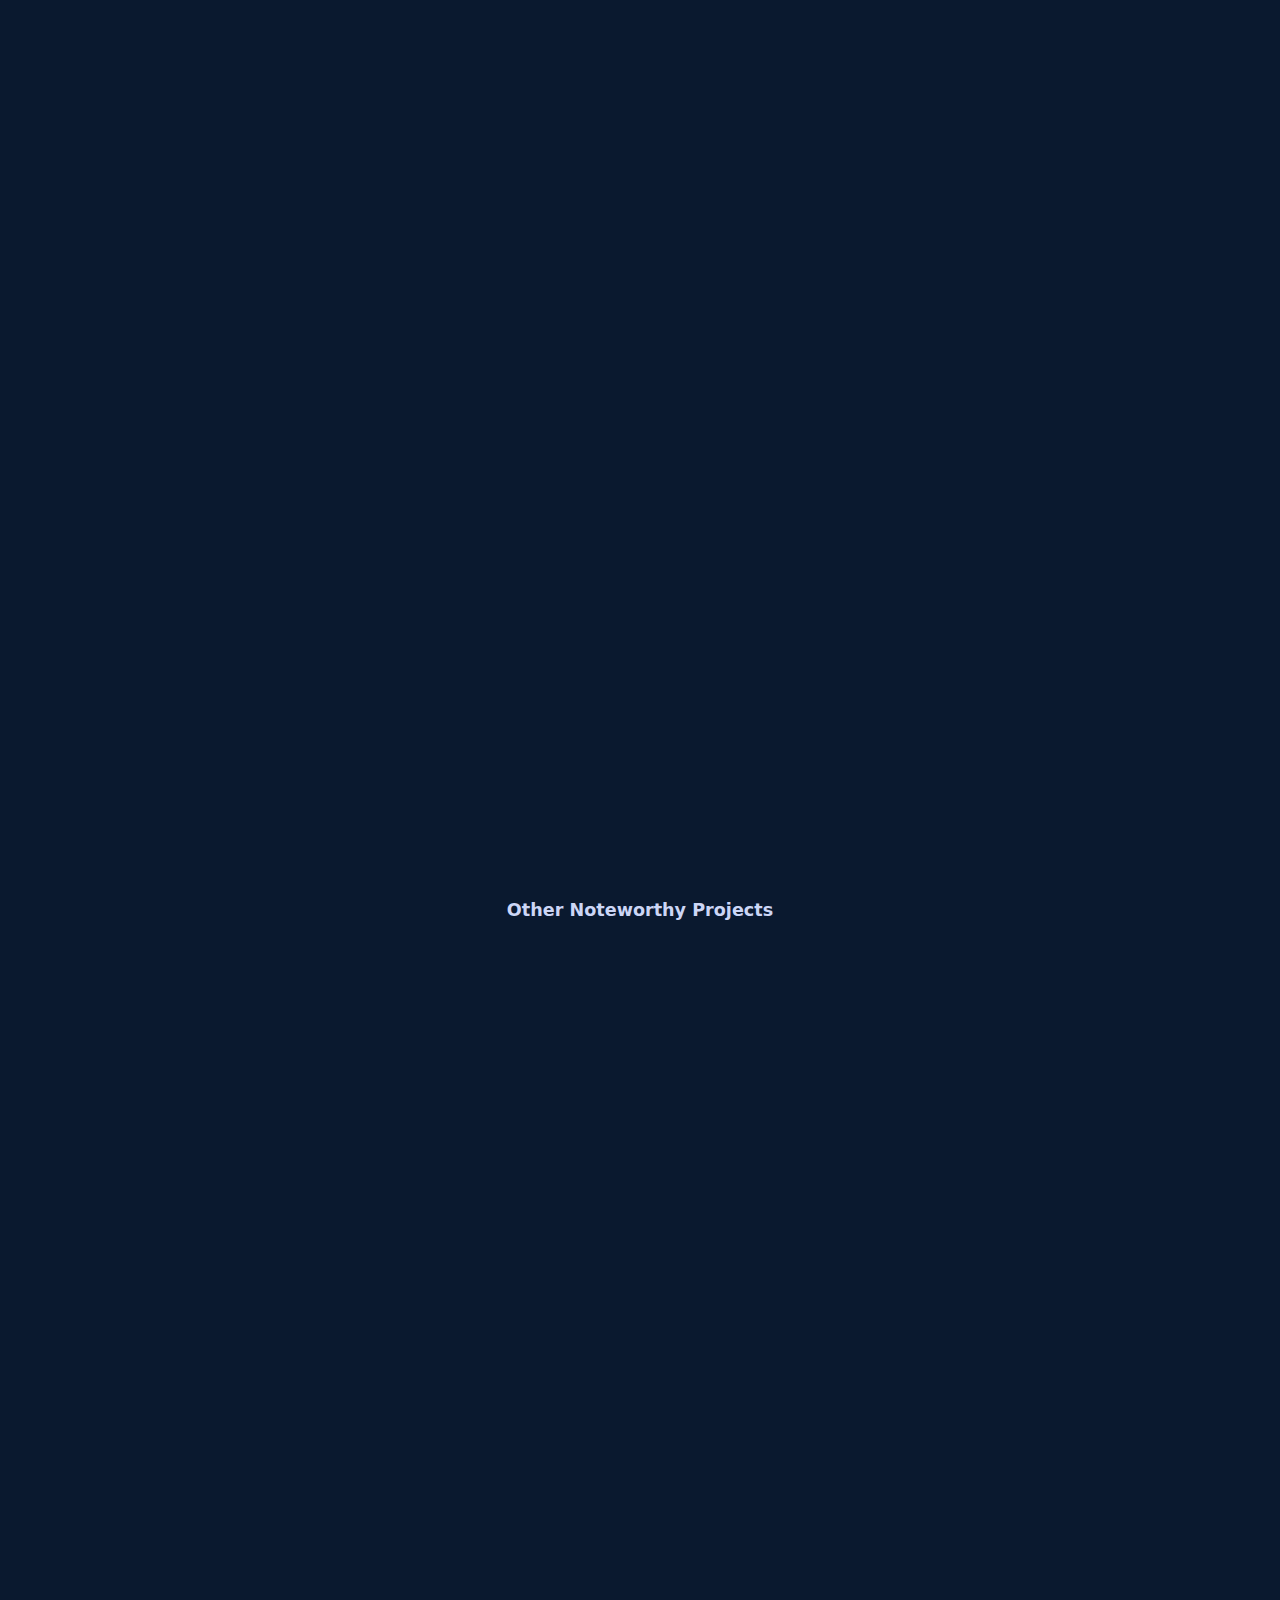
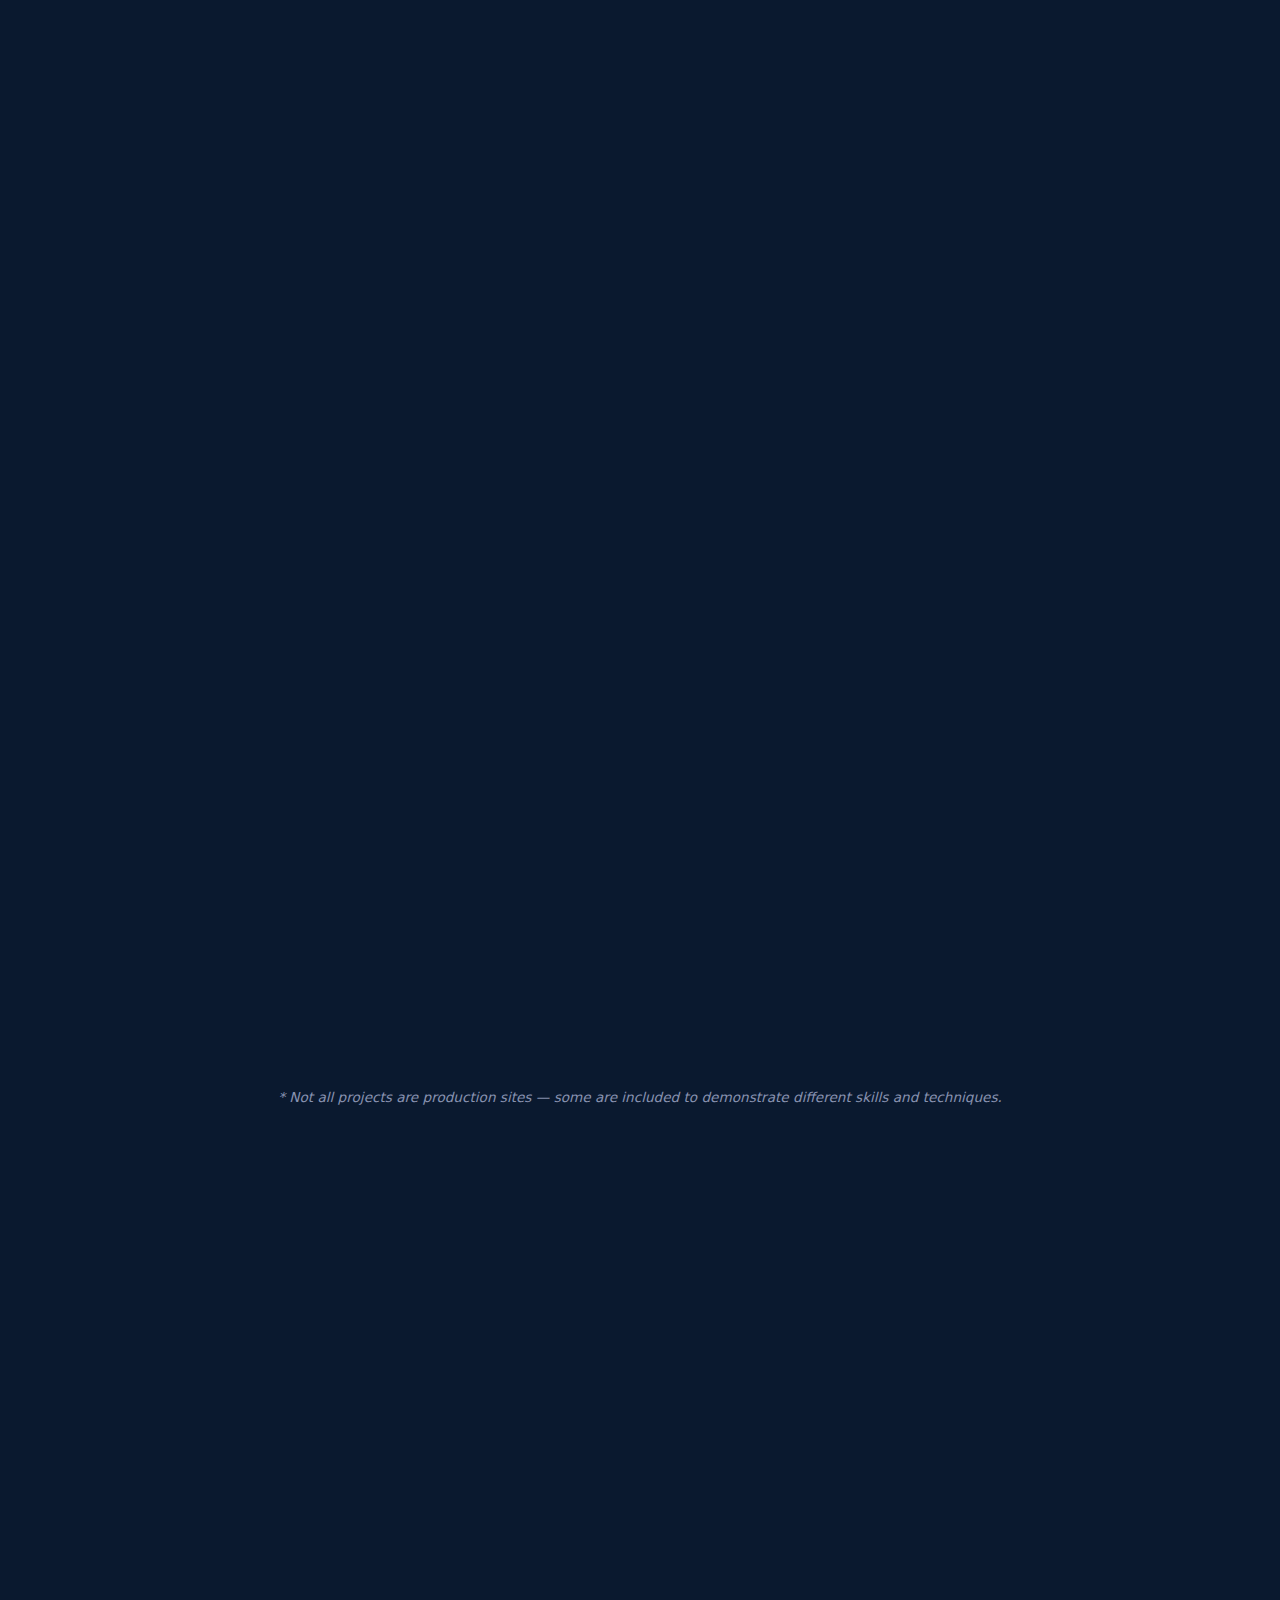
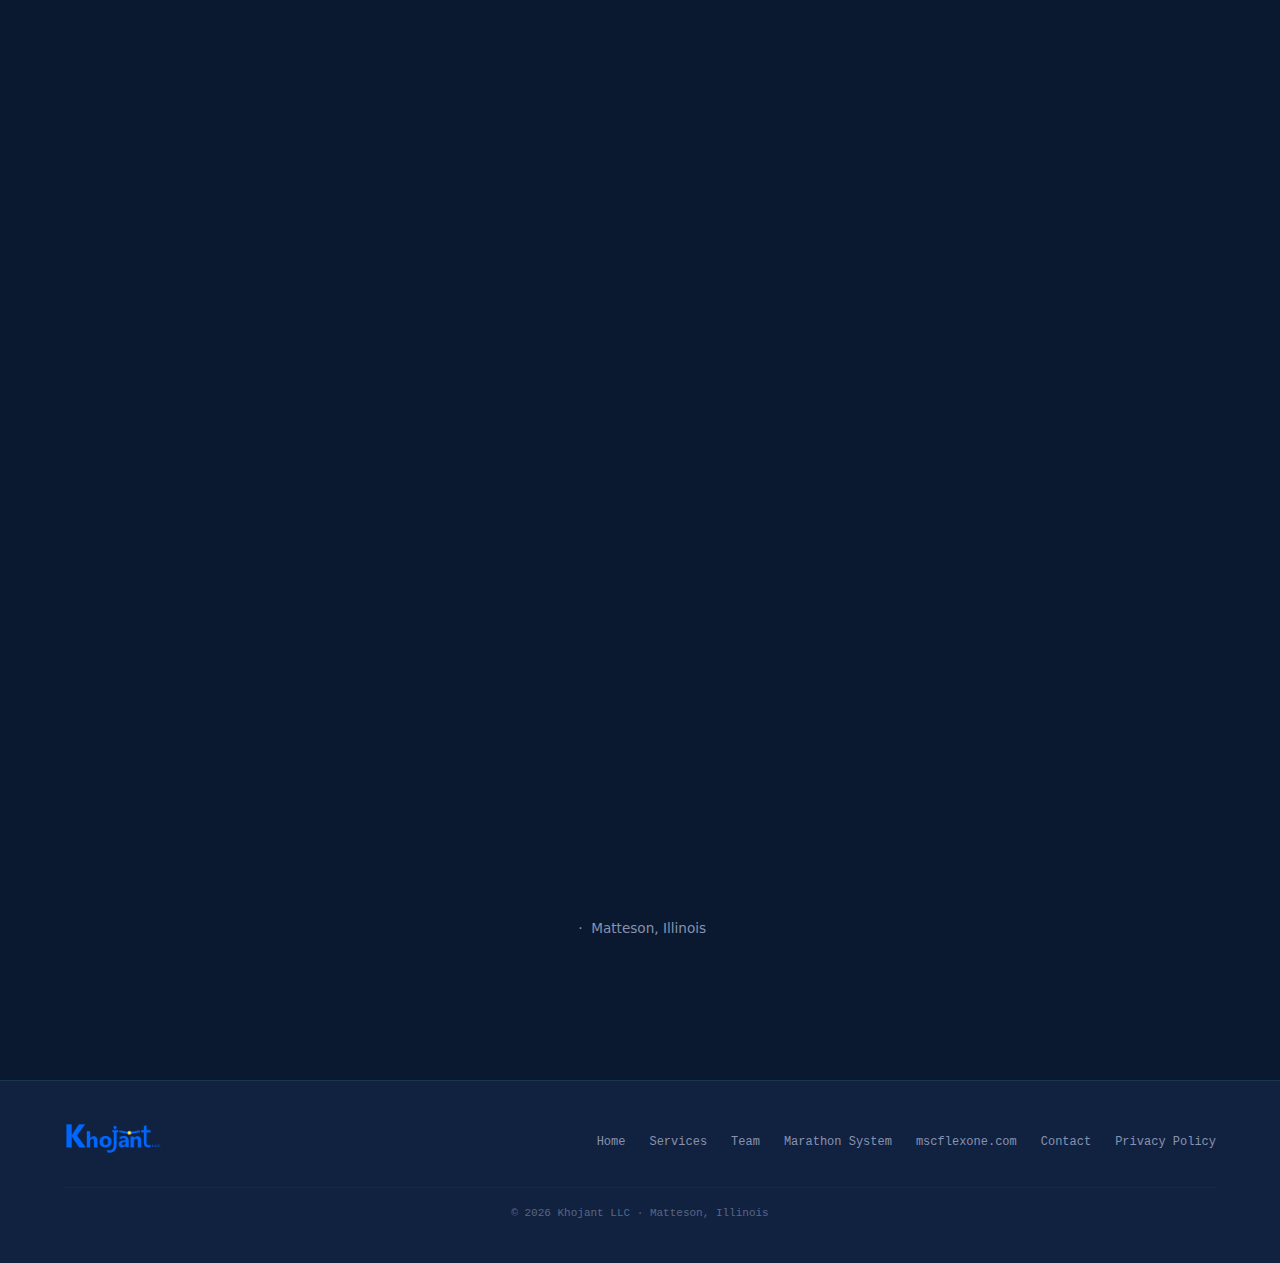
<file: jeff-profile.html>
<!DOCTYPE html>
<html lang="en">
<head>
  <meta charset="UTF-8" />
  <meta name="viewport" content="width=device-width, initial-scale=1.0" />
  <title>Jeff Hojka | Software Engineer & Insurance Technology Expert | Khojant LLC</title>
  <meta name="description" content="Jeff Hojka — Software engineer and cloud architect with 35+ years building mission-critical software for insurance agencies. President of Khojant LLC and architect of The Marathon System."/>
  <meta name="keywords" content="Jeff Hojka, software engineer, insurance technology, Khojant LLC, Marathon System, Clarion developer, cloud architect, AWS, HyperV, Matteson Illinois"/>
  <meta name="robots" content="index, follow"/>
  <link rel="canonical" href="https://www.khojant.com/jeff-profile.html"/>
  <meta property="og:type" content="profile"/>
  <meta property="og:title" content="Jeff Hojka | Software Engineer & Insurance Technology Expert"/>
  <meta property="og:description" content="35+ years building mission-critical cloud software for independent insurance agencies. Architect of The Marathon System."/>
  <meta property="og:url" content="https://www.khojant.com/jeff-profile.html"/>
  <meta property="og:site_name" content="Khojant LLC"/>
  <script type="application/ld+json">
  {
    "@context": "https://schema.org",
    "@type": "Person",
    "name": "Jeff Hojka",
    "jobTitle": "President & Lead Developer",
    "worksFor": { "@type": "Organization", "name": "Khojant LLC", "url": "https://www.khojant.com" },
    "url": "https://www.khojant.com/jeff-profile.html",
    "description": "Software engineer and cloud architect with 35+ years of experience building insurance agency management software.",
    "address": { "@type": "PostalAddress", "addressLocality": "Matteson", "addressRegion": "IL", "addressCountry": "US" },
    "telephone": "+1-708-361-0001"
  }
  </script>
  <style>
    :root {
      --navy: #0a192f;
      --navy-light: #112240;
      --slate: #8892b0;
      --light-slate: #a8b2d8;
      --lightest-slate: #ccd6f6;
      --white: #e6f1ff;
      --green: #64ffda;
      --green-tint: rgba(100,255,218,0.07);
      --font-mono: 'Courier New', monospace;
    }

    * { margin: 0; padding: 0; box-sizing: border-box; }

    html { scroll-behavior: smooth; }

    body {
      background-color: var(--navy);
      color: var(--slate);
      font-family: 'Segoe UI', system-ui, -apple-system, sans-serif;
      font-size: 16px;
      line-height: 1.7;
    }

    /* ── NAV ── */
    nav {
      position: fixed;
      top: 0;
      left: 0;
      right: 0;
      z-index: 100;
      display: flex;
      align-items: center;
      justify-content: space-evenly;
      padding: 0 50px;
      height: 70px;
      background: rgba(10,25,47,0.92);
      backdrop-filter: blur(10px);
      border-bottom: 1px solid rgba(100,255,218,0.08);
    }
    /* .nav-logo {
      font-family: var(--font-mono);
      color: var(--green);
      font-size: 1.1rem;
      font-weight: bold;
      text-decoration: none;
    } */
    .nav-logo img {
      height: 38px;
      filter: drop-shadow(0 0 8px rgba(0,200,255,0.5));
    }
    .nav-logo-jh {
      font-family: var(--font-mono);
      color: var(--green);
      font-size: 1.1rem;
      font-weight: bold;
      text-decoration: none;
    }
    .nav-links {
      display: flex;
      gap: 32px;
      list-style: none;
    }
    .nav-links a {
      color: var(--lightest-slate);
      text-decoration: none;
      font-size: 0.85rem;
      font-family: var(--font-mono);
      transition: color 0.2s;
    }
    .nav-links a:hover { color: var(--green); }
    .nav-links span {
      color: var(--green);
      margin-right: 4px;
    }

    /* ── SECTIONS ── */
    section {
      max-width: 1000px;
      margin: 0 auto;
      padding: 100px 50px;
    }

    .section-heading {
      display: flex;
      align-items: center;
      gap: 20px;
      margin-bottom: 50px;
      white-space: nowrap;
    }
    .section-heading h2 {
      font-size: 1.7rem;
      color: var(--lightest-slate);
      font-weight: 600;
    }
    .section-heading .num {
      font-family: var(--font-mono);
      color: var(--green);
      font-size: 1.1rem;
    }
    .section-heading::after {
      content: '';
      display: block;
      height: 1px;
      width: 100%;
      background: rgba(100,255,218,0.15);
      max-width: 400px;
    }

    /* ── HERO ── */
    #hero {
      min-height: 100vh;
      display: flex;
      flex-direction: column;
      justify-content: center;
      padding-top: 70px;
    }
    .hero-intro {
      font-family: var(--font-mono);
      color: var(--green);
      font-size: 1rem;
      margin-bottom: 20px;
    }
    #hero h1 {
      font-size: clamp(2.5rem, 6vw, 4.5rem);
      color: var(--lightest-slate);
      font-weight: 700;
      line-height: 1.1;
    }
    #hero h2 {
      font-size: clamp(1.5rem, 4vw, 3rem);
      color: var(--slate);
      font-weight: 600;
      margin-top: 10px;
      line-height: 1.2;
    }
    #hero p {
      margin-top: 24px;
      max-width: 540px;
      color: var(--slate);
      font-size: 1.05rem;
    }
    .hero-cta {
      display: inline-block;
      margin-top: 50px;
      padding: 16px 28px;
      border: 1px solid var(--green);
      color: var(--green);
      text-decoration: none;
      font-family: var(--font-mono);
      font-size: 0.9rem;
      border-radius: 4px;
      transition: background 0.2s;
    }
    .hero-cta:hover { background: var(--green-tint); }

    /* ── ABOUT ── */
    .about-grid {
      display: grid;
      grid-template-columns: 3fr 2fr;
      gap: 60px;
      align-items: start;
    }
    .about-text p { margin-bottom: 16px; color: var(--slate); }
    .about-text a { color: var(--green); text-decoration: none; }
    .about-text a:hover { text-decoration: underline; }
    .about-card {
      background: var(--navy-light);
      border: 1px solid rgba(100,255,218,0.12);
      border-radius: 8px;
      padding: 28px;
    }
    .about-card h3 {
      font-family: var(--font-mono);
      color: var(--green);
      font-size: 0.85rem;
      margin-bottom: 16px;
      letter-spacing: 1px;
      text-transform: uppercase;
    }
    .about-card ul { list-style: none; }
    .about-card ul li {
      color: var(--light-slate);
      padding: 5px 0;
      font-family: var(--font-mono);
      font-size: 0.9rem;
    }
    .about-card ul li::before {
      content: '▸ ';
      color: var(--green);
    }

    /* ── EXPERIENCE ── */
    .exp-item {
      display: grid;
      grid-template-columns: 200px 1fr;
      gap: 30px;
      margin-bottom: 50px;
    }
    .exp-dates {
      font-family: var(--font-mono);
      font-size: 0.8rem;
      color: var(--slate);
      padding-top: 4px;
    }
    .exp-content h3 {
      font-size: 1.1rem;
      color: var(--lightest-slate);
      font-weight: 600;
    }
    .exp-content h3 a {
      color: var(--lightest-slate);
      text-decoration: none;
    }
    .exp-content h3 a:hover { color: var(--green); }
    .exp-content .company {
      font-family: var(--font-mono);
      color: var(--green);
      font-size: 0.85rem;
      margin-bottom: 14px;
    }
    .exp-content ul {
      list-style: none;
      padding: 0;
    }
    .exp-content ul li {
      position: relative;
      padding-left: 22px;
      margin-bottom: 8px;
      color: var(--slate);
      font-size: 0.95rem;
    }
    .exp-content ul li::before {
      content: '▸';
      position: absolute;
      left: 0;
      color: var(--green);
    }
    .tags {
      display: flex;
      flex-wrap: wrap;
      gap: 8px;
      margin-top: 16px;
    }
    .tag {
      font-family: var(--font-mono);
      font-size: 0.75rem;
      color: var(--green);
      background: var(--green-tint);
      border: 1px solid rgba(100,255,218,0.2);
      padding: 4px 10px;
      border-radius: 20px;
    }

    /* ── FEATURED PROJECTS ── */
    .project-featured {
      display: grid;
      grid-template-columns: 1fr 1fr;
      gap: 0;
      align-items: center;
      margin-bottom: 80px;
      position: relative;
    }
    .project-featured:nth-child(even) { direction: rtl; }
    .project-featured:nth-child(even) > * { direction: ltr; }
    .project-image-box {
      background: linear-gradient(135deg, var(--navy-light), rgba(100,255,218,0.05));
      border: 1px solid rgba(100,255,218,0.12);
      border-radius: 8px;
      height: 260px;
      display: flex;
      align-items: center;
      justify-content: center;
      font-size: 4rem;
    }
    .project-info {
      padding: 30px;
      background: var(--navy-light);
      border: 1px solid rgba(100,255,218,0.1);
      border-radius: 8px;
      margin-left: -30px;
      z-index: 1;
      position: relative;
    }
    .project-featured:nth-child(even) .project-info { margin-left: 0; margin-right: -30px; }
    .project-label {
      font-family: var(--font-mono);
      color: var(--green);
      font-size: 0.75rem;
      letter-spacing: 1px;
      text-transform: uppercase;
      margin-bottom: 8px;
    }
    .project-info h3 {
      color: var(--lightest-slate);
      font-size: 1.2rem;
      font-weight: 600;
      margin-bottom: 16px;
    }
    .project-info p { font-size: 0.9rem; color: var(--slate); }

    /* ── OTHER PROJECTS ── */
    .projects-grid {
      display: grid;
      grid-template-columns: repeat(auto-fill, minmax(280px, 1fr));
      gap: 16px;
      margin-top: 10px;
    }
    .project-card {
      background: var(--navy-light);
      border: 1px solid rgba(100,255,218,0.1);
      border-radius: 6px;
      padding: 28px;
      transition: transform 0.2s, box-shadow 0.2s;
      display: flex;
      flex-direction: column;
    }
    .project-card:hover {
      transform: translateY(-4px);
      box-shadow: 0 10px 30px -10px rgba(2,12,27,0.7);
    }
    .card-icon { font-size: 1.8rem; margin-bottom: 16px; }
    .project-card h3 {
      color: var(--lightest-slate);
      font-size: 1rem;
      margin-bottom: 10px;
    }
    .project-card p {
      font-size: 0.85rem;
      color: var(--slate);
      flex: 1;
    }
    .project-card .tags { margin-top: auto; padding-top: 16px; }
    .project-card-link {
      display: inline-flex;
      align-items: center;
      gap: 6px;
      margin-top: 14px;
      color: var(--green);
      text-decoration: none;
      font-family: var(--font-mono);
      font-size: 0.78rem;
      transition: gap 0.2s;
    }
    .project-card-link:hover { gap: 10px; }
    .project-info .proj-link {
      display: inline-flex;
      align-items: center;
      gap: 6px;
      margin-top: 16px;
      color: var(--green);
      text-decoration: none;
      font-family: var(--font-mono);
      font-size: 0.82rem;
      transition: gap 0.2s;
    }
    .project-info .proj-link:hover { gap: 10px; }

    /* ── FAQ ── */
    .faq-item {
      border-bottom: 1px solid rgba(100,255,218,0.1);
      padding: 24px 0;
    }
    .faq-item:first-child { border-top: 1px solid rgba(100,255,218,0.1); }
    .faq-question {
      font-size: 1rem;
      color: var(--lightest-slate);
      font-weight: 500;
      cursor: pointer;
      display: flex;
      justify-content: space-between;
      align-items: center;
      background: none;
      border: none;
      width: 100%;
      text-align: left;
      padding: 0;
      color: var(--lightest-slate);
    }
    .faq-question::after {
      content: '+';
      color: var(--green);
      font-size: 1.4rem;
      font-weight: 300;
      transition: transform 0.2s;
      flex-shrink: 0;
      margin-left: 20px;
    }
    .faq-item.open .faq-question::after { content: '−'; }
    .faq-answer {
      display: none;
      padding-top: 16px;
      color: var(--slate);
      font-size: 0.95rem;
      max-width: 700px;
    }
    .faq-item.open .faq-answer { display: block; }

    /* ── CONTACT ── */
    #contact {
      text-align: center;
    }
    #contact .section-heading { justify-content: center; }
    #contact .section-heading::after { display: none; }
    #contact h3 {
      font-size: clamp(2rem, 4vw, 2.8rem);
      color: var(--lightest-slate);
      margin: 20px 0 16px;
    }
    #contact p {
      max-width: 500px;
      margin: 0 auto 40px;
    }
    .contact-links {
      display: flex;
      justify-content: center;
      gap: 24px;
      flex-wrap: wrap;
      margin-top: 20px;
    }
    .contact-link {
      display: inline-flex;
      align-items: center;
      gap: 8px;
      padding: 14px 24px;
      border: 1px solid var(--green);
      color: var(--green);
      text-decoration: none;
      font-family: var(--font-mono);
      font-size: 0.85rem;
      border-radius: 4px;
      transition: background 0.2s;
    }
    .contact-link:hover { background: var(--green-tint); }
    .contact-link.primary {
      background: var(--green-tint);
    }

    /* ── FOOTER ── */
    footer {
      background: var(--navy-light);
      border-top: 1px solid rgba(100,255,218,0.1);
      padding: 40px 5vw;
      display: flex; align-items: center; justify-content: space-between;
      flex-wrap: wrap; gap: 20px; position: relative; z-index: 2;
    }
    .footer-logo img { height: 34px; width: auto; }
    .footer-links { display: flex; gap: 24px; flex-wrap: wrap; }
    .footer-links a { font-size: 12px; color: var(--slate); text-decoration: none; transition: color 0.2s; font-family: var(--font-mono); }
    .footer-links a:hover { color: var(--green); }
    .footer-copy { font-size: 11px; color: var(--slate); font-family: var(--font-mono); opacity: 0.6; width: 100%; text-align: center; padding-top: 16px; border-top: 1px solid rgba(100,255,218,0.06); margin-top: 4px; }

    /* ── HAMBURGER ── */
    .hamburger {
      display: none; flex-direction: column; gap: 5px;
      cursor: pointer; padding: 6px; background: none; border: none; z-index: 110;
    }
    .hamburger span {
      display: block; width: 24px; height: 2px;
      background: var(--lightest-slate); border-radius: 2px; transition: all 0.3s;
    }
    .hamburger.open span:nth-child(1) { transform: translateY(7px) rotate(45deg); }
    .hamburger.open span:nth-child(2) { opacity: 0; }
    .hamburger.open span:nth-child(3) { transform: translateY(-7px) rotate(-45deg); }

    /* ── RESPONSIVE ── */
    @media (max-width: 768px) {
      nav { padding: 0 24px; justify-content: space-between; }
      .nav-logo-jh { display: none; }
      .hamburger { display: flex; }
      .nav-links {
        display: none; flex-direction: column; align-items: flex-start;
        position: absolute; top: 70px; left: 0; right: 0;
        background: rgba(10,25,47,0.98); border-bottom: 1px solid rgba(100,255,218,0.1);
        padding: 16px 24px 24px; gap: 0; list-style: none;
      }
      .nav-links.open { display: flex; }
      .nav-links li { width: 100%; }
      .nav-links a { display: block; padding: 12px 0; font-size: 14px; border-bottom: 1px solid rgba(100,255,218,0.08); }
      .nav-links li:last-child a { border-bottom: none; }
      section { padding: 80px 24px; }
      .about-grid { grid-template-columns: 1fr; gap: 40px; }
      .exp-item { grid-template-columns: 1fr; gap: 8px; }
      .project-featured { grid-template-columns: 1fr; }
      .project-image-box { display: none; }
      .project-info { margin-left: 0 !important; margin-right: 0 !important; }
      .project-featured:nth-child(even) { direction: ltr; }
    }

    /* ── SCROLL REVEAL (subtle) ── */
    .reveal {
      opacity: 0;
      transform: translateY(20px);
      transition: opacity 0.5s ease, transform 0.5s ease;
    }
    .reveal.visible {
      opacity: 1;
      transform: none;
    }
  </style>
</head>
<body>

  <!-- NAV -->
  <nav>
    <a class="nav-logo" href="index.html">
      <img src="Khojant.png" alt="Khojant LLC – Data Management Experts" />
    </a>
    <a href="#hero" class="nav-logo-jh">&lt;JH /&gt;</a>
    <button class="hamburger" id="hamburger" aria-label="Toggle navigation" aria-expanded="false">
      <span></span><span></span><span></span>
    </button>
    <ul class="nav-links" id="nav-links">
      <li><a href="#about"><span>01.</span>About</a></li>
      <li><a href="#experience"><span>02.</span>Experience</a></li>
      <li><a href="#projects"><span>03.</span>Projects</a></li>
      <li><a href="#faq"><span>04.</span>FAQ</a></li>
      <li><a href="#contact"><span>05.</span>Contact</a></li>
      <li><a href="resources.html">Resources</a></li>
      <li><a href="tel:7083610001" style="color:var(--green);">📞 708-361-0001</a></li>
    </ul>
  </nav>

  <!-- HERO -->
  <section id="hero">
    <p class="hero-intro">Hi, my name is</p>
    <h1>Jeff Hojka.</h1>
    <h2>I build software for insurance agencies.</h2>
    <p>
      I'm a software engineer and entrepreneur based in Matteson, Illinois, with over 35 years of experience
      building mission-critical software solutions for independent insurance agencies.
      President of <a href="https://www.mscflexone.com" target="_blank" style="color:var(--green);text-decoration:none;">Khojant LLC</a>
      and architect of The Marathon System.
    </p>
    <a href="#about" class="hero-cta">Learn more about me</a>
  </section>

  <!-- ABOUT -->
  <section id="about">
    <div class="section-heading reveal">
      <span class="num">01.</span>
      <h2>About Me</h2>
    </div>

    <div class="about-grid reveal">
      <div class="about-text">
        <p>
          Hello! I'm Jeff Hojka, President of <a href="https://www.mscflexone.com" target="_blank">Khojant LLC</a>
          and the architect behind <strong style="color:var(--light-slate)">The Marathon System</strong> —
          a cloud-hosted office suite that has been empowering independent insurance agencies since 1982.
        </p>
        <p>
          Over more than three decades, I've built deep expertise in insurance technology, delivering
          integrated Agency Management and Premium Financing solutions that help agents track customers,
          manage documents, generate additional revenue, and run their entire office from any device.
        </p>
        <p>
          I'm passionate about translating complex business needs into elegant, long-lasting software.
          My work spans everything from cloud infrastructure on AWS and Windows Server domains to
          custom application development in Clarion, C/C++, C#, and JavaScript.
          One of my proudest achievements was migrating The Marathon System to a fully cloud-based
          platform using TSPlus, IPDriver, and NETTALK hosted on Windows HyperV.
        </p>
        <p>
          Outside of work, I enjoy 3D printing projects (find me on Facebook as
          <a href="https://www.facebook.com/Slacker3D" target="_blank">Slacker 3D</a>),
          and my musical taste runs the full spectrum — from the Beatles and Boston to jazz, blues, and metal.
        </p>
      </div>

      <div>
        <div class="about-card" style="margin-bottom:20px;">
          <h3>Languages</h3>
          <ul>
            <li>Clarion (Softvelocity)</li>
            <li>C / C++ / C#</li>
            <li>JavaScript</li>
            <li>HTML / CSS</li>
            <li>SQL</li>
          </ul>
        </div>
        <div class="about-card">
          <h3>Technologies</h3>
          <ul>
            <li>AWS S3 / IAM</li>
            <li>Windows Server 2019</li>
            <li>HyperV / Active Directory</li>
            <li>Nettalk by Capesoft</li>
            <li>TSPlus / IPDriver</li>
            <li>REST / SOAP / WebServices</li>
          </ul>
        </div>
      </div>
    </div>
  </section>

  <!-- EXPERIENCE -->
  <section id="experience">
    <div class="section-heading reveal">
      <span class="num">02.</span>
      <h2>Where I've Worked</h2>
    </div>

    <div class="exp-item reveal">
      <div class="exp-dates">1990 — Present</div>
      <div class="exp-content">
        <h3><a href="https://www.mscflexone.com" target="_blank">President &amp; Lead Developer</a></h3>
        <div class="company">Khojant LLC · Matteson, Illinois</div>
        <ul>
          <li>Founded and lead Khojant LLC, the company powering The Marathon System — a cloud-hosted office suite
              serving independent insurance agencies across the country since 1982.</li>
          <li>Architected and developed The Marathon System's two flagship products: Agency Management
              (customer tracking, document management, bank accounts, company statements) and Premium Financing
              (installment billing, automated payments, profit analytics).</li>
          <li>Led the migration of The Marathon System from on-premise to a fully cloud-hosted solution using
              TSPlus, Windows HyperV / Server 2019, Active Directory, Group Policy, and AWS S3.</li>
          <li>Built a Two-Factor Authentication online customer portal using Clarion, Nettalk WebServer/REST/SOAP,
              and AWS S3, enabling clients to make payments, print forms, and download documents remotely.</li>
          <li>Maintained long-term relationships with independent insurance agencies spanning 20+ years,
              including clients like Anderson Insurance Brokers, Simply Insurance, and Higgins Insurance Agency.</li>
        </ul>
        <div class="tags">
          <span class="tag">Clarion</span>
          <span class="tag">AWS S3</span>
          <span class="tag">Windows Server 2019</span>
          <span class="tag">HyperV</span>
          <span class="tag">Active Directory</span>
          <span class="tag">Nettalk</span>
          <span class="tag">TSPlus</span>
          <span class="tag">REST/SOAP</span>
          <span class="tag">JavaScript</span>
          <span class="tag">HTML/CSS</span>
        </div>
      </div>
    </div>

    <div class="exp-item reveal">
      <div class="exp-dates">Education</div>
      <div class="exp-content">
        <h3>Illinois Wesleyan University</h3>
        <div class="company">Bloomington, Illinois</div>
        <ul>
          <li>Studied at Illinois Wesleyan University, building a foundation in computing and problem-solving
              that has informed over three decades of software development.</li>
        </ul>
      </div>
    </div>
  </section>

  <!-- PROJECTS -->
  <section id="projects">
    <div class="section-heading reveal">
      <span class="num">03.</span>
      <h2>Projects</h2>
    </div>

    <!-- Featured -->
    <div class="project-featured reveal">
      <div class="project-image-box">🏢</div>
      <div class="project-info">
        <p class="project-label">Featured Project</p>
        <h3>The Marathon System</h3>
        <p>
          A cloud-hosted office suite for independent insurance agencies, combining Agency Management
          and Premium Financing in one integrated platform. Running seamlessly in a browser via TSPlus,
          the system handles customer tracking, document management, premium billing, and more —
          serving agencies across the country for over 40 years.
        </p>
        <div class="tags">
          <span class="tag">Clarion</span>
          <span class="tag">TSPlus</span>
          <span class="tag">AWS S3</span>
          <span class="tag">HyperV</span>
          <span class="tag">Nettalk</span>
        </div>
        <a href="https://www.mscflexone.com/" target="_blank" class="proj-link">Visit Site →</a>
      </div>
    </div>

    <div class="project-featured reveal">
      <div class="project-image-box">🔐</div>
      <div class="project-info">
        <p class="project-label">Featured Project</p>
        <h3>Marathon System Online Portal</h3>
        <p>
          A secure customer-facing web portal for The Marathon System, giving clients access to their data,
          credit card payment processing, printable forms, and document downloads. Features Two-Factor
          Authentication via SMS or Email for added security.
        </p>
        <div class="tags">
          <span class="tag">Clarion</span>
          <span class="tag">Nettalk REST/SOAP</span>
          <span class="tag">AWS S3</span>
          <span class="tag">HTML/CSS/JS</span>
          <span class="tag">2FA</span>
        </div>
        <a href="http://www.mscflexone.com/Tutorials/WWW%20-%20Give%20your%20customers%20web%20access%20to%20their%20account.mp4" target="_blank" class="proj-link">Watch Demo →</a>
      </div>
    </div>

    <!-- Other projects -->
    <h3 style="color:var(--lightest-slate); font-size:1.1rem; margin: 60px 0 24px; text-align:center;">
      Other Noteworthy Projects
    </h3>
    <div class="projects-grid">

      <div class="project-card reveal">
        <div class="card-icon">🌐</div>
        <h3>Khojant LLC Landing Page</h3>
        <p>Company landing page for Khojant LLC, built with responsive design principles.</p>
        <div class="tags"><span class="tag">HTML</span><span class="tag">CSS</span><span class="tag">JS</span></div>
        <a href="index.html" class="project-card-link">View Project →</a>
      </div>

      <div class="project-card reveal">
        <div class="card-icon">📱</div>
        <h3>MaxString Landing Page</h3>
        <p>Responsive landing page for MaxString built with a mobile-first approach.</p>
        <div class="tags"><span class="tag">HTML</span><span class="tag">CSS</span><span class="tag">JS</span></div>
        <a href="https://jeffhmarathon.github.io/maxstrong-landing-page/" target="_blank" class="project-card-link">View Project →</a>
      </div>

      <div class="project-card reveal">
        <div class="card-icon">🎸</div>
        <h3>Original Trombones Product Page</h3>
        <p>Simple product website integrating YouTube video to showcase Original Trombones.</p>
        <div class="tags"><span class="tag">HTML</span><span class="tag">CSS</span><span class="tag">YouTube API</span></div>
        <a href="https://jeffhmarathon.github.io/product-landing-page/" target="_blank" class="project-card-link">View Project →</a>
      </div>

      <div class="project-card reveal">
        <div class="card-icon">🔍</div>
        <h3>YouTube Search App</h3>
        <p>Demonstrates consuming the YouTube Data API with search functionality built in HTML, CSS, and JS.</p>
        <div class="tags"><span class="tag">HTML</span><span class="tag">CSS</span><span class="tag">YouTube API</span></div>
        <a href="https://jeffhmarathon.github.io/youtube-page/" target="_blank" class="project-card-link">View Project →</a>
      </div>

      <div class="project-card reveal">
        <div class="card-icon">📷</div>
        <h3>Pexels Image Search</h3>
        <p>A demo app using the Pexels API to search and display stock photography results.</p>
        <div class="tags"><span class="tag">HTML</span><span class="tag">CSS</span><span class="tag">Pexels API</span></div>
        <a href="https://jeffhmarathon.github.io/pexels-search-page/" target="_blank" class="project-card-link">View Project →</a>
      </div>

      <div class="project-card reveal">
        <div class="card-icon">🍔</div>
        <h3>Quick Order Menu</h3>
        <p>Responsive quick-order menu interface for both mobile and desktop using HTML and CSS.</p>
        <div class="tags"><span class="tag">HTML</span><span class="tag">CSS</span><span class="tag">Responsive</span></div>
        <a href="https://jeffhmarathon.github.io/order-menu/" target="_blank" class="project-card-link">View Project →</a>
      </div>

      <div class="project-card reveal">
        <div class="card-icon">🛒</div>
        <h3>E-Commerce Quiz</h3>
        <p>Interactive quiz and results page using JavaScript, CSS, and HTML.</p>
        <div class="tags"><span class="tag">HTML</span><span class="tag">CSS</span><span class="tag">JS</span></div>
        <a href="https://jeffhmarathon.github.io/ecommerce-quiz/" target="_blank" class="project-card-link">View Project →</a>
      </div>

      <div class="project-card reveal">
        <div class="card-icon">💬</div>
        <h3>Quote Slider</h3>
        <p>A lightweight quote slider component designed for integration into larger websites.</p>
        <div class="tags"><span class="tag">HTML</span><span class="tag">CSS</span><span class="tag">JS</span></div>
        <a href="https://jeffhmarathon.github.io/slider-section/" target="_blank" class="project-card-link">View Project →</a>
      </div>

      <div class="project-card reveal">
        <div class="card-icon">🎮</div>
        <h3>Mario CSS Animation</h3>
        <p>A fun animation project bringing Mario to life using pure CSS and HTML.</p>
        <div class="tags"><span class="tag">HTML</span><span class="tag">CSS</span></div>
        <a href="https://jeffhmarathon.github.io/mario-animation/" target="_blank" class="project-card-link">View Project →</a>
      </div>

      <div class="project-card reveal">
        <div class="card-icon">✍️</div>
        <h3>Blog Page</h3>
        <p>A blog layout project using HTML and CSS with clean typography and structure.</p>
        <div class="tags"><span class="tag">HTML</span><span class="tag">CSS</span></div>
        <a href="https://jeffhmarathon.github.io/blog-site/" target="_blank" class="project-card-link">View Project →</a>
      </div>

      <div class="project-card reveal">
        <div class="card-icon">📄</div>
        <h3>Technical Documentation Page</h3>
        <p>Website used for technical documentation with sidebar menu navigation.</p>
        <div class="tags"><span class="tag">HTML</span><span class="tag">CSS</span></div>
        <a href="https://jeffhmarathon.github.io/technical-documentation-page/" target="_blank" class="project-card-link">View Project →</a>
      </div>

      <div class="project-card reveal">
        <div class="card-icon">📋</div>
        <h3>Survey Form</h3>
        <p>A survey form using several HTML form elements — checkboxes, dropdowns, radio buttons, and more.</p>
        <div class="tags"><span class="tag">HTML</span><span class="tag">CSS</span></div>
        <a href="https://jeffhmarathon.github.io/survey-form/" target="_blank" class="project-card-link">View Project →</a>
      </div>

      <div class="project-card reveal">
        <div class="card-icon">🎵</div>
        <h3>Tribute to Boston</h3>
        <p>A tribute page to one of the great bands of the 70s, built with responsive design.</p>
        <div class="tags"><span class="tag">HTML</span><span class="tag">CSS</span><span class="tag">Responsive</span></div>
        <a href="https://jeffhmarathon.github.io/tribute-to-boston/" target="_blank" class="project-card-link">View Project →</a>
      </div>

      <div class="project-card reveal">
        <div class="card-icon">📑</div>
        <h3>Resume Page</h3>
        <p>A clean, simple resume page built with HTML and CSS.</p>
        <div class="tags"><span class="tag">HTML</span><span class="tag">CSS</span></div>
        <a href="https://jeffhmarathon.github.io/resume-page/" target="_blank" class="project-card-link">View Project →</a>
      </div>

    </div>

    <p style="text-align:center; margin-top:40px; font-size:0.85rem; color:var(--slate); font-style:italic;">
      * Not all projects are production sites — some are included to demonstrate different skills and techniques.
    </p>
  </section>

  <!-- FAQ -->
  <section id="faq">
    <div class="section-heading reveal">
      <span class="num">04.</span>
      <h2>Frequently Asked Questions</h2>
    </div>

    <div class="reveal">
      <div class="faq-item">
        <button class="faq-question" onclick="toggleFaq(this)">
          How long have you been developing software solutions?
        </button>
        <div class="faq-answer">
          I have over 35 years of professional software development experience. The vast majority of that time has been
          dedicated to serving small, independent insurance businesses. I'm proud of the many long-term client
          relationships I've built — some spanning over 20 years.
        </div>
      </div>

      <div class="faq-item">
        <button class="faq-question" onclick="toggleFaq(this)">
          What languages and technologies do you work with?
        </button>
        <div class="faq-answer">
          My primary language is Clarion by Softvelocity, which I've used to build The Marathon System. I also have
          experience with C, C++, C#, JavaScript, HTML, and CSS. On the infrastructure side, I work with AWS S3 / IAM,
          Windows Server 2019, Windows HyperV, Active Directory, Group Policy, Nettalk by Capesoft (WebServices,
          WebPortal, Email, SMS), and TSPlus for cloud delivery.
        </div>
      </div>

      <div class="faq-item">
        <button class="faq-question" onclick="toggleFaq(this)">
          What is The Marathon System?
        </button>
        <div class="faq-answer">
          The Marathon System is a cloud-hosted office suite I architected for independent insurance agencies. It provides
          two integrated products — Agency Management and Premium Financing — in one platform. Agency Management handles
          customer tracking, documents, company statements, and bank accounts. Premium Financing helps agencies generate
          additional revenue from their existing client base through in-house installment billing. Visit
          <a href="https://www.mscflexone.com" target="_blank">mscflexone.com</a> to learn more.
        </div>
      </div>

      <div class="faq-item">
        <button class="faq-question" onclick="toggleFaq(this)">
          What was your biggest technical achievement?
        </button>
        <div class="faq-answer">
          One of my proudest accomplishments was migrating The Marathon System to a fully cloud-based solution.
          The cloud platform leverages TSPlus, the IPDriver, and NETTALK, and is built on a Windows Server 2019
          domain hosted on Windows HyperV. This allowed agencies to run the full system from any browser,
          from anywhere, without any local software installation.
        </div>
      </div>

      <div class="faq-item">
        <button class="faq-question" onclick="toggleFaq(this)">
          Do you have experience with SQL?
        </button>
        <div class="faq-answer">
          Yes, I have professional experience with SQL. The main Marathon System application currently uses the
          TPS file system and the IPDriver, but I've worked with relational databases in other contexts and
          understand both approaches well.
        </div>
      </div>

      <div class="faq-item">
        <button class="faq-question" onclick="toggleFaq(this)">
          What are some of your personal interests?
        </button>
        <div class="faq-answer">
          I'm an avid 3D printing enthusiast — you can follow my projects on Facebook under "Slacker 3D."
          Musically, my all-time favorites are the Beatles and Boston, but my taste spans jazz, blues, disco,
          metal, and dance. I'm a lifelong Chicago-area music fan.
        </div>
      </div>
    </div>
  </section>

  <!-- CONTACT -->
  <section id="contact">
    <div class="section-heading reveal" style="justify-content:center;">
      <span class="num">05.</span>
      <h2>Get In Touch</h2>
    </div>

    <h3 class="reveal">Let's Work Together</h3>
    <p class="reveal">
      Whether you're an insurance agency looking for a modern software solution, or you'd like to
      collaborate on a development project — I'd love to hear from you.
    </p>

    <div class="contact-links reveal">
          <a href="index.html#contact" class="contact-link primary">Contact Khojant</a>
          <a href="tel:7083610001" class="contact-link">📞 708-361-0001</a>          
          <a href="https://www.linkedin.com/in/jeffhojka7083610001/" target="_blank" class="contact-link">Connect on LinkedIn</a>
          <a href="https://www.mscflexone.com" target="_blank" class="contact-link">🏃 The Marathon System</a>

      <a href="https://github.com/jeffhmarathon" target="_blank" class="contact-link">⌥ GitHub</a>

    </div>

    <p style="margin-top:20px; font-size:0.85rem;">
      
      &nbsp;·&nbsp; Matteson, Illinois
    </p>
  </section>

  <!-- FOOTER -->
  <footer>
    <a href="index.html" class="footer-logo">
      <img src="Khojant.png" alt="Khojant LLC" />
    </a>
    <div class="footer-links">
      <a href="index.html">Home</a>
      <a href="index.html#services">Services</a>
      <a href="index.html#team">Team</a>
      <a href="index.html#marathon">Marathon System</a>
      <a href="https://www.mscflexone.com" target="_blank">mscflexone.com</a>
      <a href="index.html#contact">Contact</a>
      <a href="privacy-policy.html">Privacy Policy</a>
    </div>
    <div class="footer-copy">© 2026 Khojant LLC · Matteson, Illinois</div>
  </footer>

  <script>
    // FAQ toggle
    function toggleFaq(btn
) {
      const item = btn.closest('.faq-item');
      item.classList.toggle('open');
    }

    // Scroll reveal
    const observer = new IntersectionObserver((entries) => {
      entries.forEach(e => {
        if (e.isIntersecting) {
          e.target.classList.add('visible');
          observer.unobserve(e.target);
        }
      });
    }, { threshold: 0.1 });
    document.querySelectorAll('.reveal').forEach(el => observer.observe(el));

    // Hamburger menu
    const hamburger = document.getElementById('hamburger');
    const navLinks  = document.getElementById('nav-links');
    hamburger.addEventListener('click', () => {
      const open = hamburger.classList.toggle('open');
      navLinks.classList.toggle('open', open);
      hamburger.setAttribute('aria-expanded', open);
    });
    navLinks.querySelectorAll('a').forEach(a => {
      a.addEventListener('click', () => {
        hamburger.classList.remove('open');
        navLinks.classList.remove('open');
        hamburger.setAttribute('aria-expanded', 'false');
      });
    });
  </script>
</body>
</html>
</file>
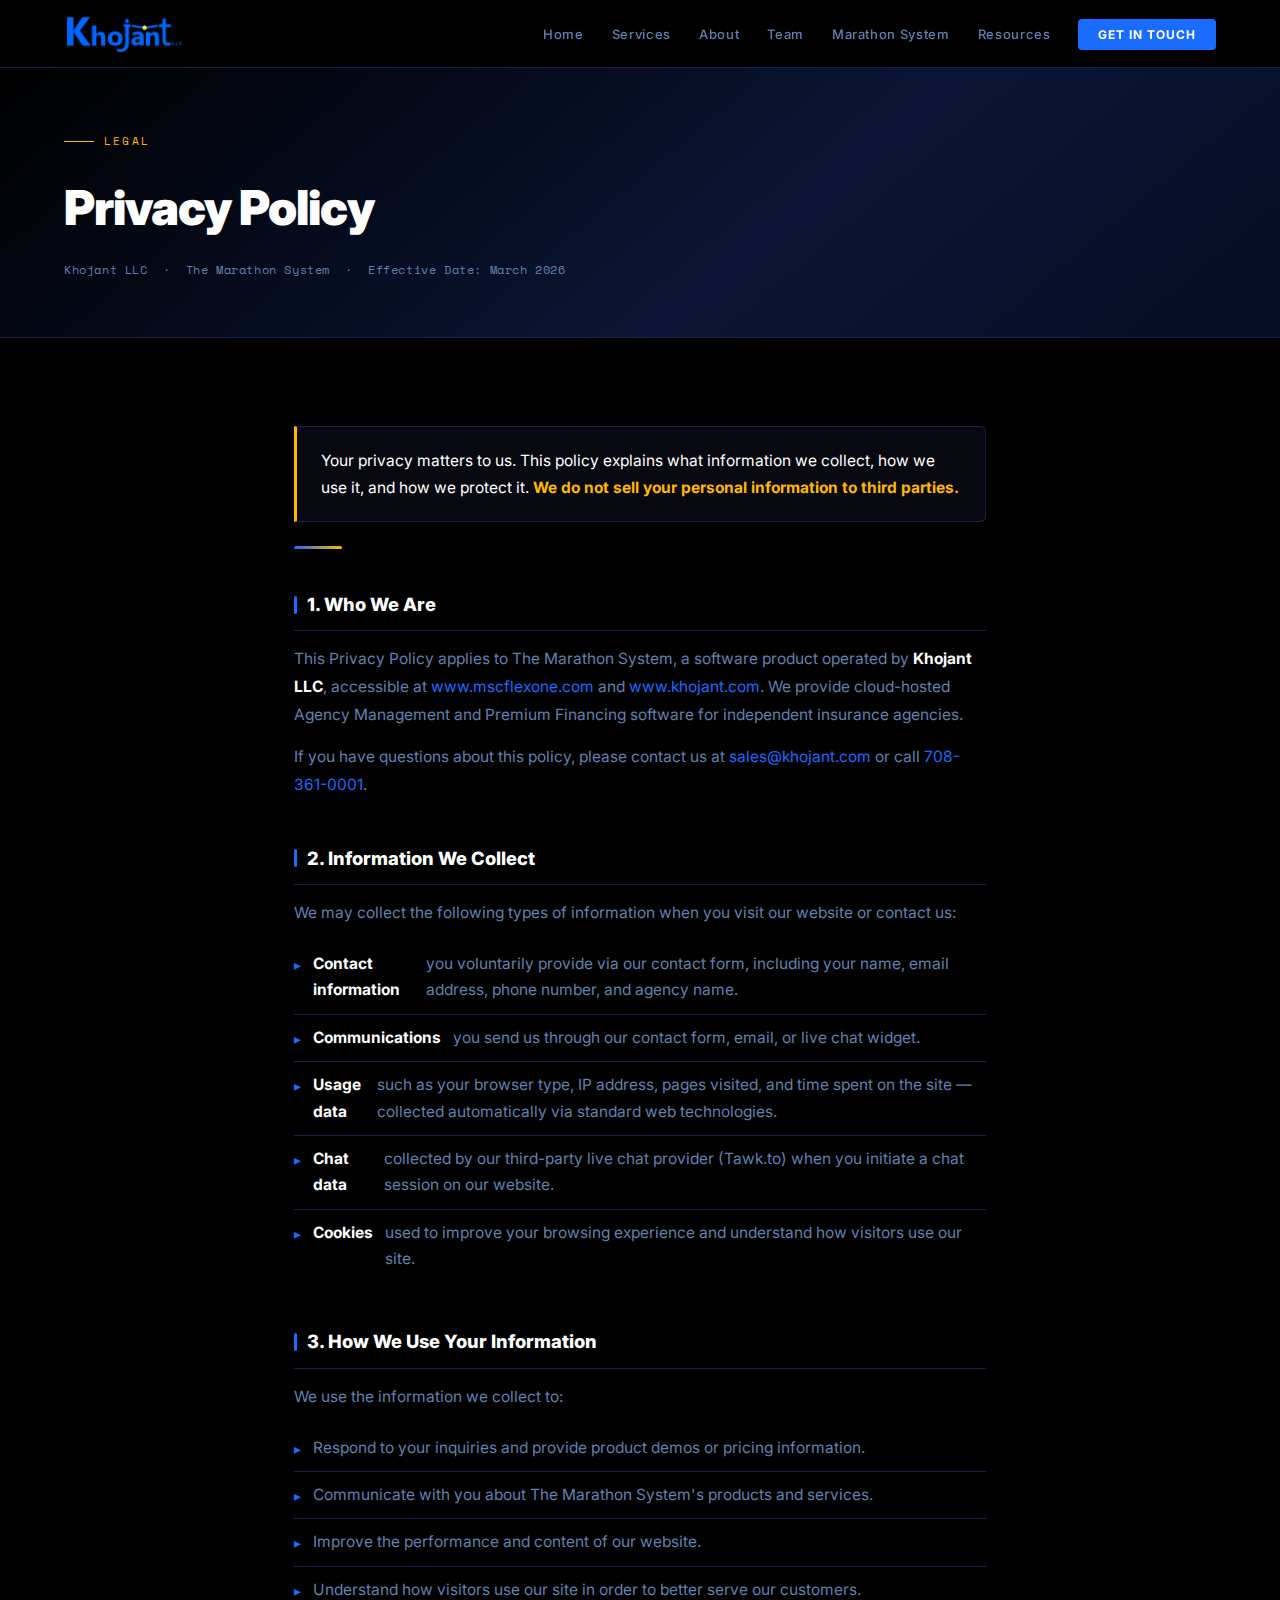
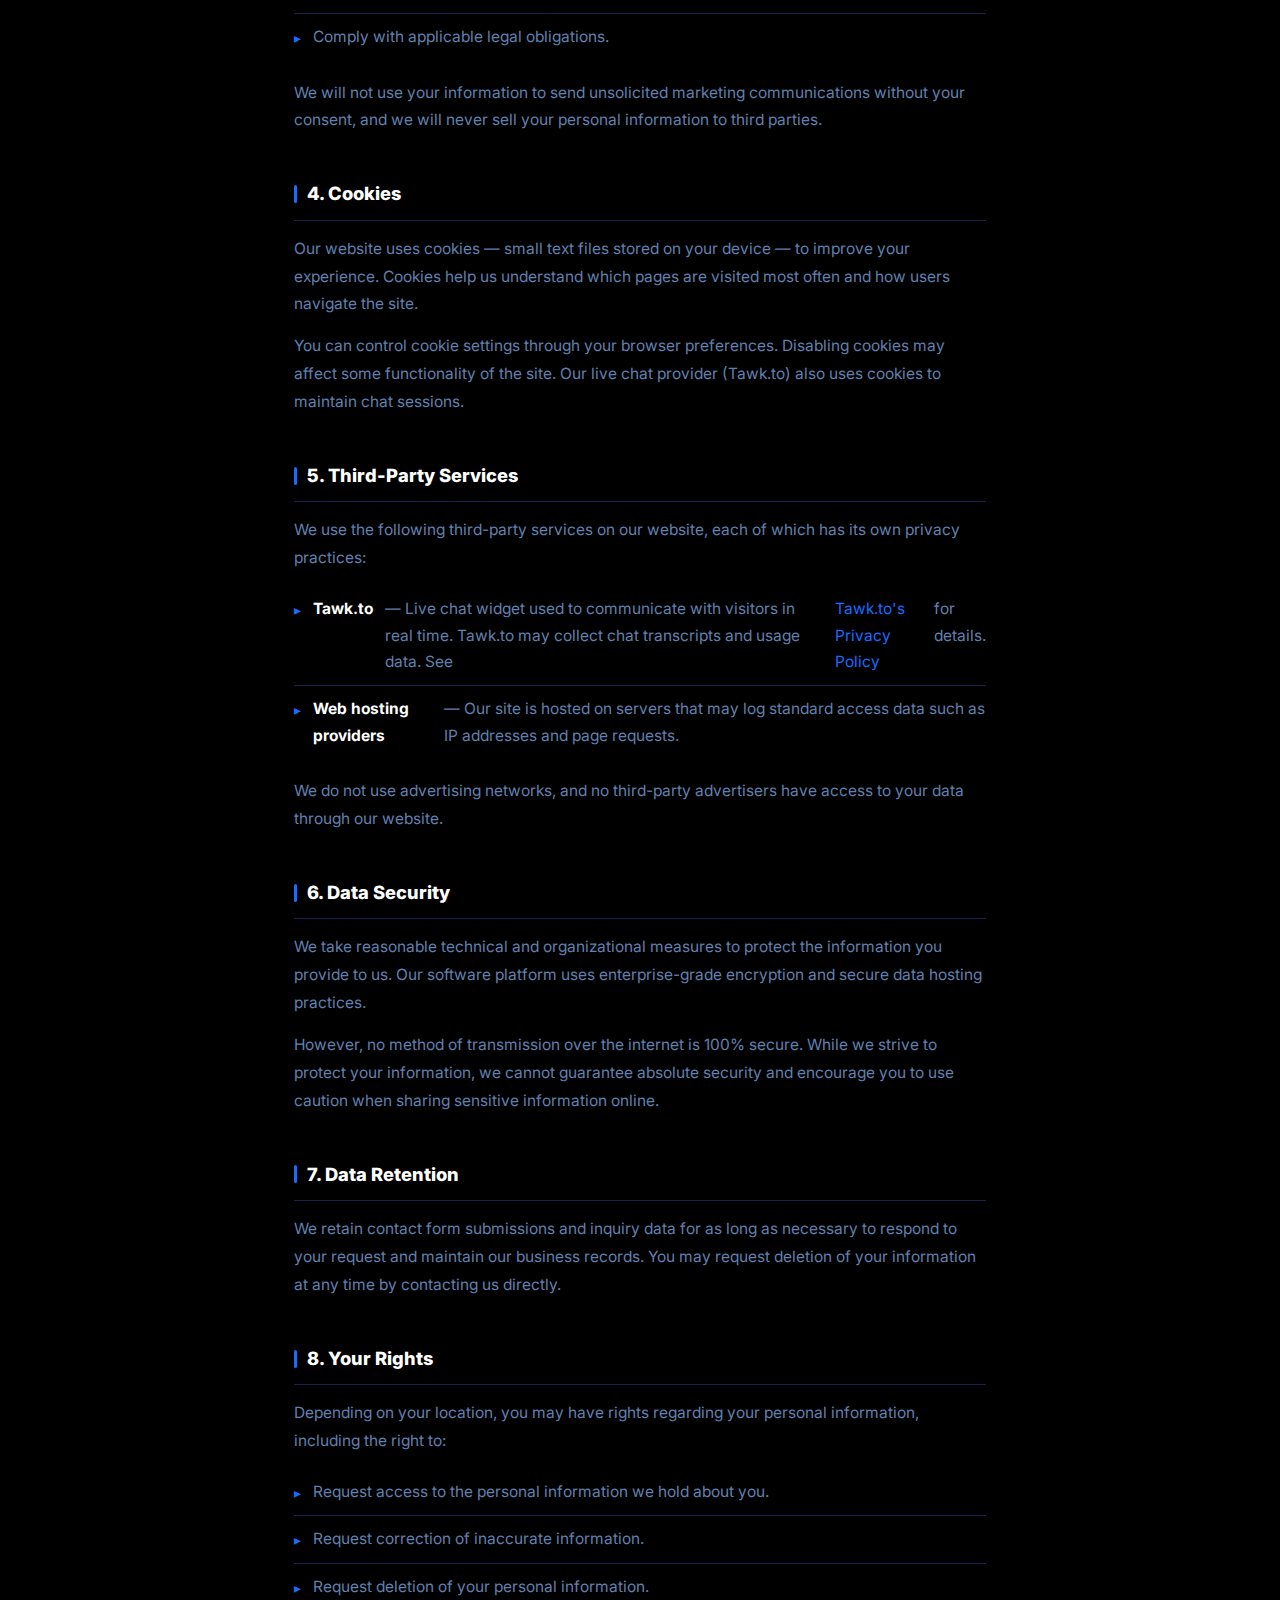
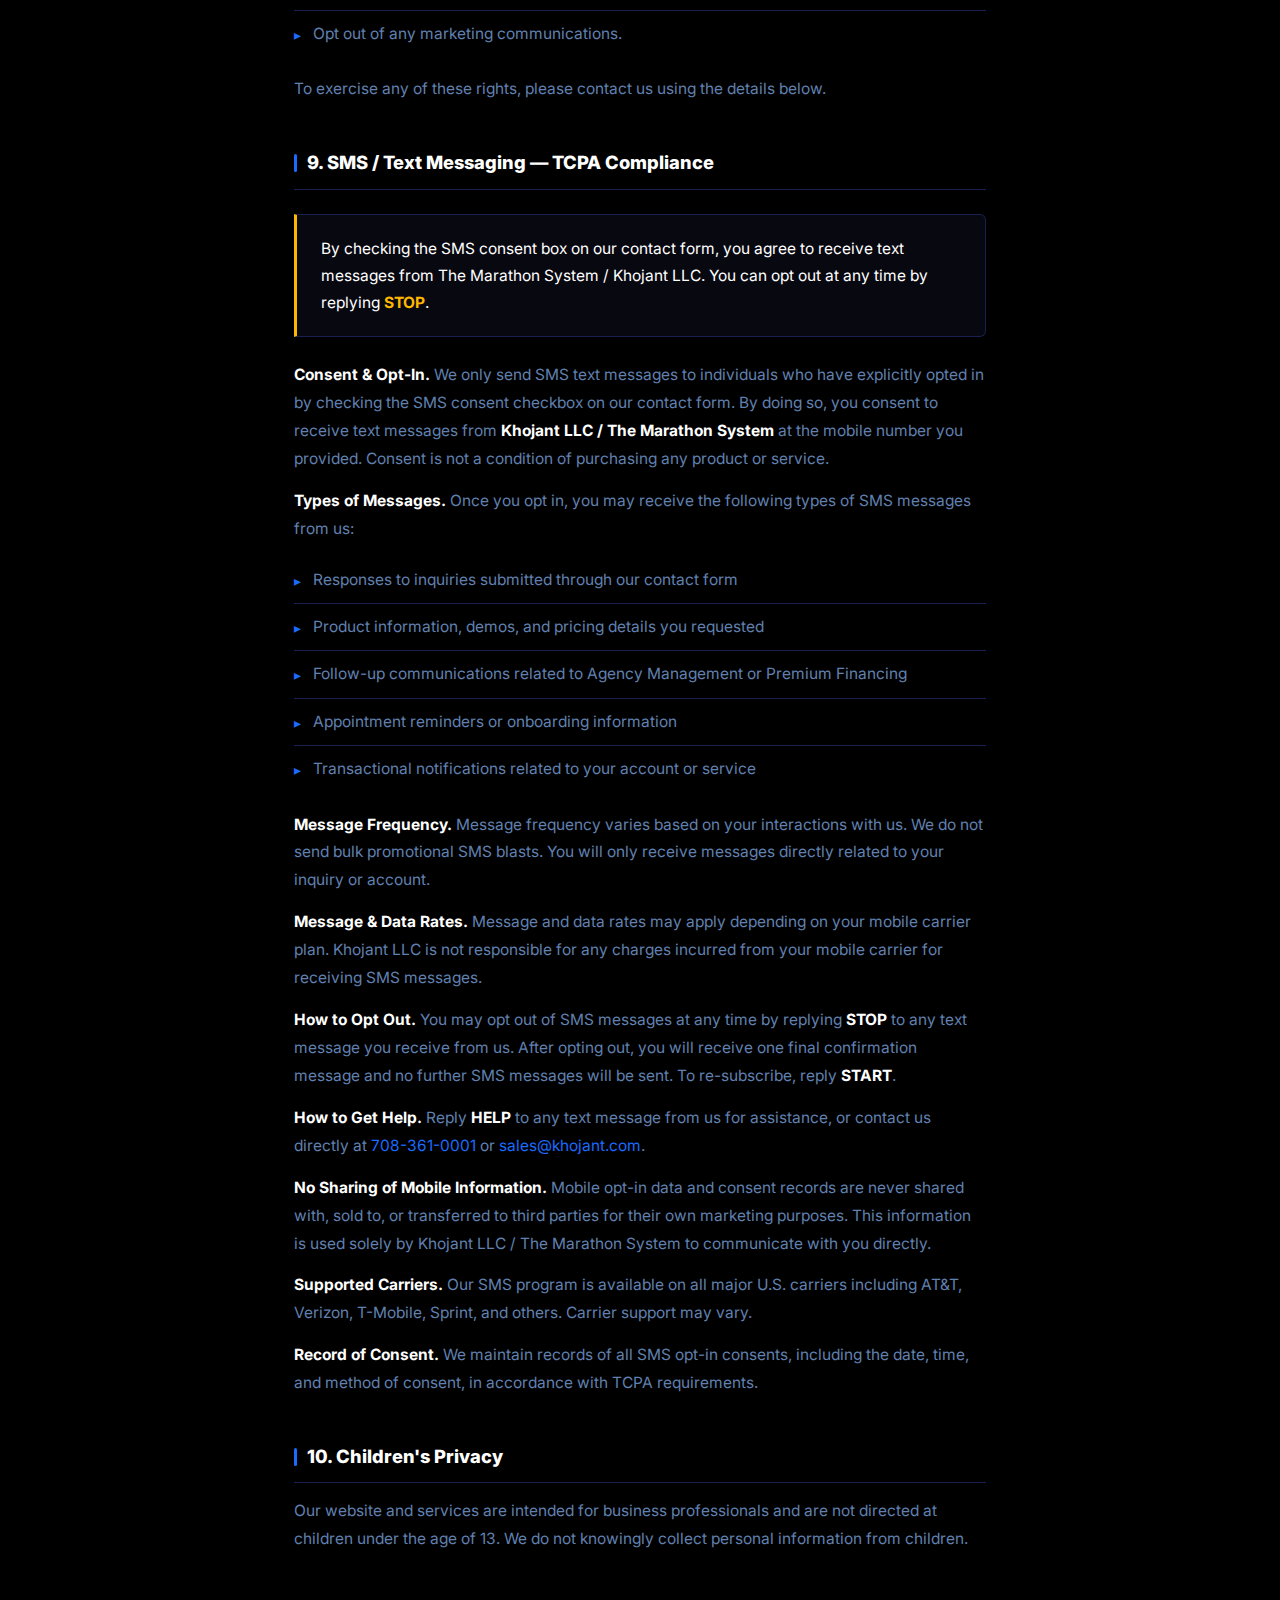
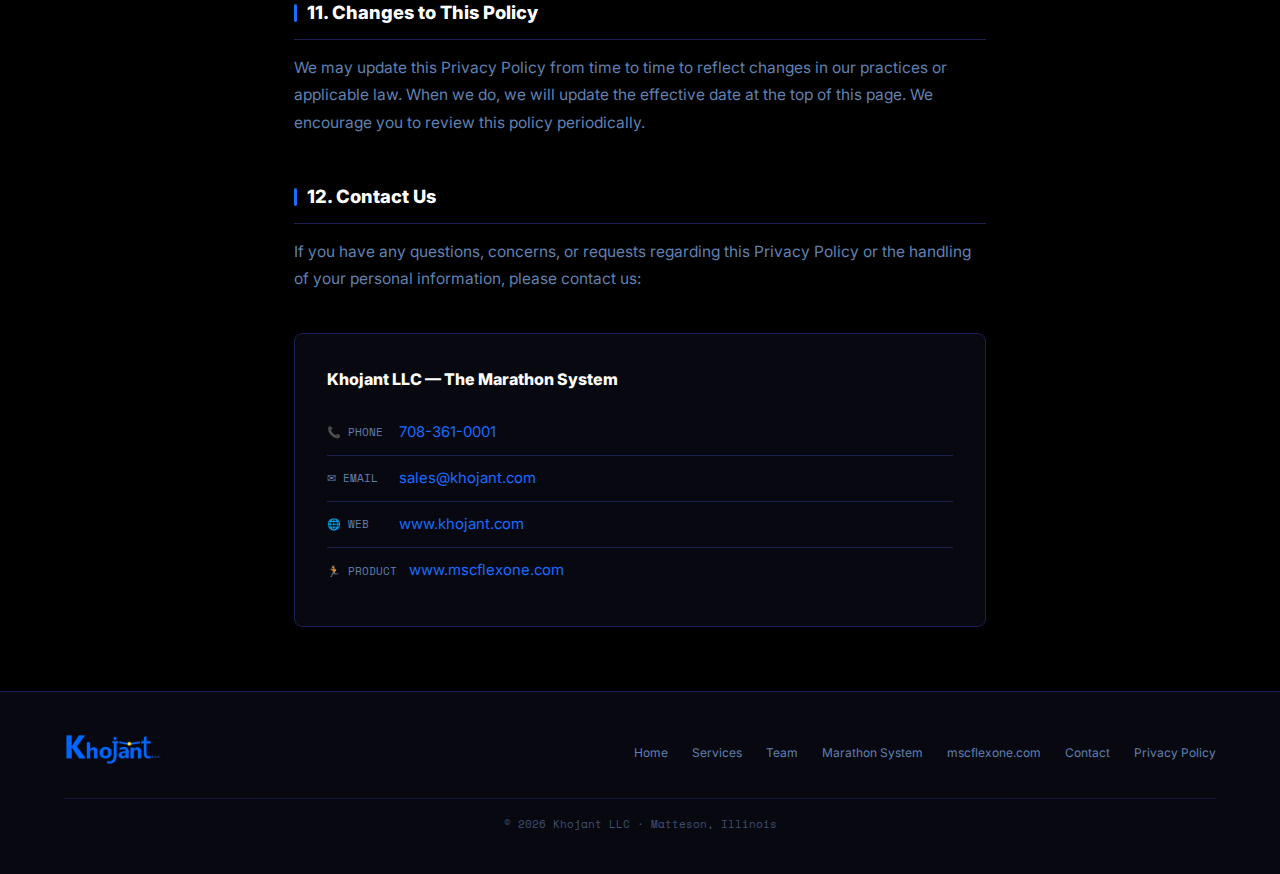
<file: privacy-policy.html>
<!DOCTYPE html>
<html lang="en">
<head>
  <meta charset="UTF-8"/>
  <meta name="viewport" content="width=device-width, initial-scale=1.0"/>
  <title>Privacy Policy | Khojant LLC – The Marathon System</title>
  <meta name="description" content="Privacy Policy for Khojant LLC and The Marathon System. Learn how we collect, use, and protect your personal information, including SMS/TCPA compliance."/>
  <meta name="robots" content="index, follow"/>
  <link rel="canonical" href="https://www.khojant.com/privacy-policy.html"/>

  <!-- Open Graph -->
  <meta property="og:type" content="website"/>
  <meta property="og:title" content="Privacy Policy | Khojant LLC – The Marathon System"/>
  <meta property="og:description" content="Khojant LLC privacy policy covering data collection, SMS consent, cookies, and your rights under TCPA."/>
  <meta property="og:url" content="https://www.khojant.com/privacy-policy.html"/>
  <meta property="og:site_name" content="Khojant LLC"/>

  <link rel="preconnect" href="https://fonts.googleapis.com"/>
  <link rel="preconnect" href="https://fonts.gstatic.com" crossorigin/>
  <link href="https://fonts.googleapis.com/css2?family=Inter:wght@300;400;500;600;700;800;900&family=Space+Mono:wght@400;700&display=swap" rel="stylesheet"/>

  <style>
    *, *::before, *::after { box-sizing: border-box; margin: 0; padding: 0; }

    :root {
      --bg:       #000000;
      --surface:  #080810;
      --surface2: #0e0e1c;
      --border:   #1a2050;
      --blue:     #1A6BFF;
      --blue-dim: rgba(26,107,255,0.12);
      --gold:     #FFB800;
      --gold-dim: rgba(255,184,0,0.12);
      --text:     #FFFFFF;
      --muted:    #6080B0;
      --mono:     'Space Mono', monospace;
      --sans:     'Inter', sans-serif;
    }

    html { scroll-behavior: smooth; }
    body {
      background: var(--bg);
      color: var(--text);
      font-family: var(--sans);
      line-height: 1.7;
      overflow-x: hidden;
    }

    a { color: var(--blue); text-decoration: none; }
    a:hover { color: #3d87ff; text-decoration: underline; }

    /* ── NAV ── */
    nav {
      position: sticky; top: 0; z-index: 100;
      background: rgba(0,0,0,0.95);
      backdrop-filter: blur(14px);
      border-bottom: 1px solid var(--border);
      padding: 0 5vw;
      display: flex; align-items: center; justify-content: space-between;
      height: 68px;
    }
    .nav-logo { display: flex; align-items: center; text-decoration: none; }
    .nav-logo img { height: 42px; width: auto; }
    .nav-links {
      display: flex; align-items: center; gap: 28px; list-style: none;
    }
    .nav-links a {
      font-size: 13px; font-weight: 500; color: var(--muted);
      text-decoration: none; letter-spacing: 0.05em; transition: color 0.2s;
    }
    .nav-links a:hover { color: var(--blue); text-decoration: none; }
    .nav-cta {
      background: var(--blue) !important; color: #fff !important;
      padding: 8px 20px; border-radius: 4px;
      font-weight: 700 !important; font-size: 12px !important;
      letter-spacing: 0.08em !important; white-space: nowrap;
    }
    .nav-cta:hover { background: #3d87ff !important; text-decoration: none !important; }

    /* ── HAMBURGER ── */
    .hamburger {
      display: none; flex-direction: column; gap: 5px;
      cursor: pointer; padding: 6px; background: none; border: none; z-index: 110;
    }
    .hamburger span {
      display: block; width: 24px; height: 2px;
      background: var(--text); border-radius: 2px; transition: all 0.3s;
    }
    .hamburger.open span:nth-child(1) { transform: translateY(7px) rotate(45deg); }
    .hamburger.open span:nth-child(2) { opacity: 0; }
    .hamburger.open span:nth-child(3) { transform: translateY(-7px) rotate(-45deg); }

    @media (max-width: 768px) {
      .hamburger { display: flex; }
      .nav-links {
        display: none; flex-direction: column; align-items: flex-start;
        position: absolute; top: 68px; left: 0; right: 0;
        background: rgba(0,0,0,0.98); border-bottom: 1px solid var(--border);
        padding: 16px 5vw 24px; gap: 0;
      }
      .nav-links.open { display: flex; }
      .nav-links li { width: 100%; }
      .nav-links a { display: block; padding: 12px 0; font-size: 15px; border-bottom: 1px solid var(--border); }
      .nav-links li:last-child a { border-bottom: none; margin-top: 12px; text-align: center; }
    }

    /* ── HERO BANNER ── */
    .page-hero {
      background: linear-gradient(140deg, #000000 0%, #0a1535 60%, #060d24 100%);
      border-bottom: 1px solid var(--border);
      padding: 64px 5vw 56px;
    }
    .hero-eyebrow {
      font-family: var(--mono); font-size: 11px; color: var(--gold);
      letter-spacing: 0.2em; text-transform: uppercase;
      display: flex; align-items: center; gap: 10px; margin-bottom: 16px;
    }
    .hero-eyebrow::before { content: ''; display: block; width: 30px; height: 1px; background: var(--gold); }
    .page-hero h1 {
      font-size: clamp(1.8rem, 4vw, 3rem); font-weight: 900;
      margin-bottom: 12px; letter-spacing: -0.02em;
    }
    .page-hero .meta {
      font-family: var(--mono); font-size: 12px; color: var(--muted); letter-spacing: 0.05em;
    }

    /* ── POLICY CONTENT ── */
    .policy-wrap {
      max-width: 820px; margin: 0 auto; padding: 64px 5vw;
    }
    .policy-wrap h2 {
      font-size: 1.15rem; font-weight: 800; color: var(--text);
      margin: 44px 0 14px; padding-bottom: 10px;
      border-bottom: 1px solid var(--border);
      display: flex; align-items: center; gap: 10px;
    }
    .policy-wrap h2::before {
      content: ''; display: inline-block; width: 3px; height: 18px;
      background: var(--blue); border-radius: 2px; flex-shrink: 0;
    }
    .policy-wrap h2:first-of-type { margin-top: 0; }
    .policy-wrap p { color: var(--muted); margin-bottom: 14px; font-size: 0.97rem; line-height: 1.8; }
    .policy-wrap p strong { color: var(--text); }
    .policy-wrap ul { list-style: none; margin: 0 0 18px 0; }
    .policy-wrap ul li {
      display: flex; align-items: flex-start; gap: 12px;
      color: var(--muted); font-size: 0.97rem; padding: 10px 0;
      border-bottom: 1px solid var(--border);
    }
    .policy-wrap ul li:last-child { border-bottom: none; }
    .policy-wrap ul li::before {
      content: '▸'; color: var(--blue); font-size: 0.85rem; flex-shrink: 0; margin-top: 3px;
    }
    .policy-wrap ul li strong { color: var(--text); }
    .policy-wrap ul li a { color: var(--blue); }

    .highlight {
      background: var(--surface);
      border: 1px solid var(--border);
      border-left: 3px solid var(--gold);
      padding: 20px 24px; border-radius: 0 6px 6px 0;
      color: var(--text); font-size: 0.97rem; margin: 24px 0;
      line-height: 1.75;
    }
    .highlight strong { color: var(--gold); }

    .section-divider {
      width: 48px; height: 3px; margin: 20px 0 40px;
      background: linear-gradient(90deg, var(--blue), var(--gold));
      border-radius: 2px;
    }

    .contact-box {
      background: var(--surface);
      border: 1px solid var(--border);
      border-radius: 8px; padding: 32px; margin-top: 40px;
    }
    .contact-box h3 {
      font-size: 1rem; font-weight: 800; margin-bottom: 16px;
      color: var(--text);
    }
    .contact-box .cd {
      display: flex; align-items: center; gap: 12px;
      padding: 10px 0; border-bottom: 1px solid var(--border);
      font-size: 0.93rem;
    }
    .contact-box .cd:last-child { border-bottom: none; }
    .contact-box .cd-label { font-family: var(--mono); font-size: 11px; color: var(--muted); min-width: 60px; }
    .contact-box .cd a { color: var(--blue); }
    .contact-box .cd a:hover { color: #3d87ff; }

    /* ── FOOTER ── */
    footer {
      background: var(--surface);
      border-top: 1px solid var(--border);
      padding: 40px 5vw;
      display: flex; align-items: center; justify-content: space-between;
      flex-wrap: wrap; gap: 20px; position: relative; z-index: 2;
    }
    .footer-logo img { height: 34px; width: auto; }
    .footer-links { display: flex; gap: 24px; flex-wrap: wrap; }
    .footer-links a { font-size: 12px; color: var(--muted); text-decoration: none; transition: color 0.2s; }
    .footer-links a:hover { color: var(--blue); text-decoration: none; }
    .footer-copy {
      width: 100%; font-family: var(--mono); font-size: 11px; color: var(--muted);
      text-align: center; padding-top: 16px;
      border-top: 1px solid var(--border); margin-top: 4px; opacity: 0.6;
    }
  </style>
</head>
<body>

<!-- NAV -->
<nav>
  <a href="index.html" class="nav-logo">
    <img src="Khojant.png" alt="Khojant LLC – Data Management Experts"/>
  </a>
  <button class="hamburger" id="hamburger" aria-label="Toggle navigation" aria-expanded="false">
    <span></span><span></span><span></span>
  </button>
  <ul class="nav-links" id="nav-links">
    <li><a href="index.html">Home</a></li>
    <li><a href="index.html#services">Services</a></li>
    <li><a href="index.html#about">About</a></li>
    <li><a href="index.html#team">Team</a></li>
    <li><a href="index.html#marathon">Marathon System</a></li>
    <li><a href="resources.html">Resources</a></li>
    <li><a href="index.html#contact" class="nav-cta">GET IN TOUCH</a></li>
  </ul>
</nav>

<!-- PAGE HERO -->
<div class="page-hero">
  <div class="hero-eyebrow">Legal</div>
  <h1>Privacy Policy</h1>
  <div class="meta">Khojant LLC &nbsp;·&nbsp; The Marathon System &nbsp;·&nbsp; Effective Date: March 2026</div>
</div>

<!-- POLICY CONTENT -->
<main class="policy-wrap">

  <div class="highlight">
    Your privacy matters to us. This policy explains what information we collect, how we use it, and how we protect it. <strong>We do not sell your personal information to third parties.</strong>
  </div>
  <div class="section-divider"></div>

  <h2>1. Who We Are</h2>
  <p>This Privacy Policy applies to The Marathon System, a software product operated by <strong>Khojant LLC</strong>, accessible at <a href="https://www.mscflexone.com">www.mscflexone.com</a> and <a href="https://www.khojant.com">www.khojant.com</a>. We provide cloud-hosted Agency Management and Premium Financing software for independent insurance agencies.</p>
  <p>If you have questions about this policy, please contact us at <a href="mailto:sales@khojant.com">sales@khojant.com</a> or call <a href="tel:7083610001">708-361-0001</a>.</p>

  <h2>2. Information We Collect</h2>
  <p>We may collect the following types of information when you visit our website or contact us:</p>
  <ul>
    <li><strong>Contact information</strong> you voluntarily provide via our contact form, including your name, email address, phone number, and agency name.</li>
    <li><strong>Communications</strong> you send us through our contact form, email, or live chat widget.</li>
    <li><strong>Usage data</strong> such as your browser type, IP address, pages visited, and time spent on the site — collected automatically via standard web technologies.</li>
    <li><strong>Chat data</strong> collected by our third-party live chat provider (Tawk.to) when you initiate a chat session on our website.</li>
    <li><strong>Cookies</strong> used to improve your browsing experience and understand how visitors use our site.</li>
  </ul>

  <h2>3. How We Use Your Information</h2>
  <p>We use the information we collect to:</p>
  <ul>
    <li>Respond to your inquiries and provide product demos or pricing information.</li>
    <li>Communicate with you about The Marathon System's products and services.</li>
    <li>Improve the performance and content of our website.</li>
    <li>Understand how visitors use our site in order to better serve our customers.</li>
    <li>Comply with applicable legal obligations.</li>
  </ul>
  <p>We will not use your information to send unsolicited marketing communications without your consent, and we will never sell your personal information to third parties.</p>

  <h2>4. Cookies</h2>
  <p>Our website uses cookies — small text files stored on your device — to improve your experience. Cookies help us understand which pages are visited most often and how users navigate the site.</p>
  <p>You can control cookie settings through your browser preferences. Disabling cookies may affect some functionality of the site. Our live chat provider (Tawk.to) also uses cookies to maintain chat sessions.</p>

  <h2>5. Third-Party Services</h2>
  <p>We use the following third-party services on our website, each of which has its own privacy practices:</p>
  <ul>
    <li><strong>Tawk.to</strong> — Live chat widget used to communicate with visitors in real time. Tawk.to may collect chat transcripts and usage data. See <a href="https://www.tawk.to/privacy-policy/" target="_blank" rel="noopener">Tawk.to's Privacy Policy</a> for details.</li>
    <li><strong>Web hosting providers</strong> — Our site is hosted on servers that may log standard access data such as IP addresses and page requests.</li>
  </ul>
  <p>We do not use advertising networks, and no third-party advertisers have access to your data through our website.</p>

  <h2>6. Data Security</h2>
  <p>We take reasonable technical and organizational measures to protect the information you provide to us. Our software platform uses enterprise-grade encryption and secure data hosting practices.</p>
  <p>However, no method of transmission over the internet is 100% secure. While we strive to protect your information, we cannot guarantee absolute security and encourage you to use caution when sharing sensitive information online.</p>

  <h2>7. Data Retention</h2>
  <p>We retain contact form submissions and inquiry data for as long as necessary to respond to your request and maintain our business records. You may request deletion of your information at any time by contacting us directly.</p>

  <h2>8. Your Rights</h2>
  <p>Depending on your location, you may have rights regarding your personal information, including the right to:</p>
  <ul>
    <li>Request access to the personal information we hold about you.</li>
    <li>Request correction of inaccurate information.</li>
    <li>Request deletion of your personal information.</li>
    <li>Opt out of any marketing communications.</li>
  </ul>
  <p>To exercise any of these rights, please contact us using the details below.</p>

  <h2>9. SMS / Text Messaging — TCPA Compliance</h2>

  <div class="highlight">
    By checking the SMS consent box on our contact form, you agree to receive text messages from The Marathon System / Khojant LLC. You can opt out at any time by replying <strong>STOP</strong>.
  </div>

  <p><strong>Consent &amp; Opt-In.</strong> We only send SMS text messages to individuals who have explicitly opted in by checking the SMS consent checkbox on our contact form. By doing so, you consent to receive text messages from <strong>Khojant LLC / The Marathon System</strong> at the mobile number you provided. Consent is not a condition of purchasing any product or service.</p>

  <p><strong>Types of Messages.</strong> Once you opt in, you may receive the following types of SMS messages from us:</p>
  <ul>
    <li>Responses to inquiries submitted through our contact form</li>
    <li>Product information, demos, and pricing details you requested</li>
    <li>Follow-up communications related to Agency Management or Premium Financing</li>
    <li>Appointment reminders or onboarding information</li>
    <li>Transactional notifications related to your account or service</li>
  </ul>

  <p><strong>Message Frequency.</strong> Message frequency varies based on your interactions with us. We do not send bulk promotional SMS blasts. You will only receive messages directly related to your inquiry or account.</p>

  <p><strong>Message &amp; Data Rates.</strong> Message and data rates may apply depending on your mobile carrier plan. Khojant LLC is not responsible for any charges incurred from your mobile carrier for receiving SMS messages.</p>

  <p><strong>How to Opt Out.</strong> You may opt out of SMS messages at any time by replying <strong>STOP</strong> to any text message you receive from us. After opting out, you will receive one final confirmation message and no further SMS messages will be sent. To re-subscribe, reply <strong>START</strong>.</p>

  <p><strong>How to Get Help.</strong> Reply <strong>HELP</strong> to any text message from us for assistance, or contact us directly at <a href="tel:7083610001">708-361-0001</a> or <a href="mailto:sales@khojant.com">sales@khojant.com</a>.</p>

  <p><strong>No Sharing of Mobile Information.</strong> Mobile opt-in data and consent records are never shared with, sold to, or transferred to third parties for their own marketing purposes. This information is used solely by Khojant LLC / The Marathon System to communicate with you directly.</p>

  <p><strong>Supported Carriers.</strong> Our SMS program is available on all major U.S. carriers including AT&amp;T, Verizon, T-Mobile, Sprint, and others. Carrier support may vary.</p>

  <p><strong>Record of Consent.</strong> We maintain records of all SMS opt-in consents, including the date, time, and method of consent, in accordance with TCPA requirements.</p>

  <h2>10. Children's Privacy</h2>
  <p>Our website and services are intended for business professionals and are not directed at children under the age of 13. We do not knowingly collect personal information from children.</p>

  <h2>11. Changes to This Policy</h2>
  <p>We may update this Privacy Policy from time to time to reflect changes in our practices or applicable law. When we do, we will update the effective date at the top of this page. We encourage you to review this policy periodically.</p>

  <h2>12. Contact Us</h2>
  <p>If you have any questions, concerns, or requests regarding this Privacy Policy or the handling of your personal information, please contact us:</p>

  <div class="contact-box">
    <h3>Khojant LLC — The Marathon System</h3>
    <div class="cd"><span class="cd-label">📞 PHONE</span><a href="tel:7083610001">708-361-0001</a></div>
    <div class="cd"><span class="cd-label">✉ EMAIL</span><a href="mailto:sales@khojant.com">sales@khojant.com</a></div>
    <div class="cd"><span class="cd-label">🌐 WEB</span><a href="https://www.khojant.com">www.khojant.com</a></div>
    <div class="cd"><span class="cd-label">🏃 PRODUCT</span><a href="https://www.mscflexone.com">www.mscflexone.com</a></div>
  </div>

</main>

<!-- FOOTER -->
<footer>
  <a href="index.html" class="footer-logo"><img src="Khojant.png" alt="Khojant LLC"/></a>
  <div class="footer-links">
    <a href="index.html">Home</a>
    <a href="index.html#services">Services</a>
    <a href="index.html#team">Team</a>
    <a href="index.html#marathon">Marathon System</a>
    <a href="https://www.mscflexone.com" target="_blank">mscflexone.com</a>
    <a href="index.html#contact">Contact</a>
    <a href="privacy-policy.html">Privacy Policy</a>
  </div>
  <div class="footer-copy">© 2026 Khojant LLC · Matteson, Illinois</div>
</footer>

<!--Start of Tawk.to Script-->
<script type="text/javascript">
var Tawk_API=Tawk_API||{}, Tawk_LoadStart=new Date();
(function(){
var s1=document.createElement("script"),s0=document.getElementsByTagName("script")[0];
s1.async=true;
s1.src='https://embed.tawk.to/69cbc84336cad41c38488f71/1jl20cigv';
s1.charset='UTF-8';
s1.setAttribute('crossorigin','*');
s0.parentNode.insertBefore(s1,s0);
})();
</script>
<!--End of Tawk.to Script-->

<script>
const hamburger = document.getElementById('hamburger');
const navLinks  = document.getElementById('nav-links');
hamburger.addEventListener('click', () => {
  const open = hamburger.classList.toggle('open');
  navLinks.classList.toggle('open', open);
  hamburger.setAttribute('aria-expanded', open);
});
navLinks.querySelectorAll('a').forEach(a => {
  a.addEventListener('click', () => {
    hamburger.classList.remove('open');
    navLinks.classList.remove('open');
    hamburger.setAttribute('aria-expanded', 'false');
  });
});
</script>
</body>
</html>
</file>
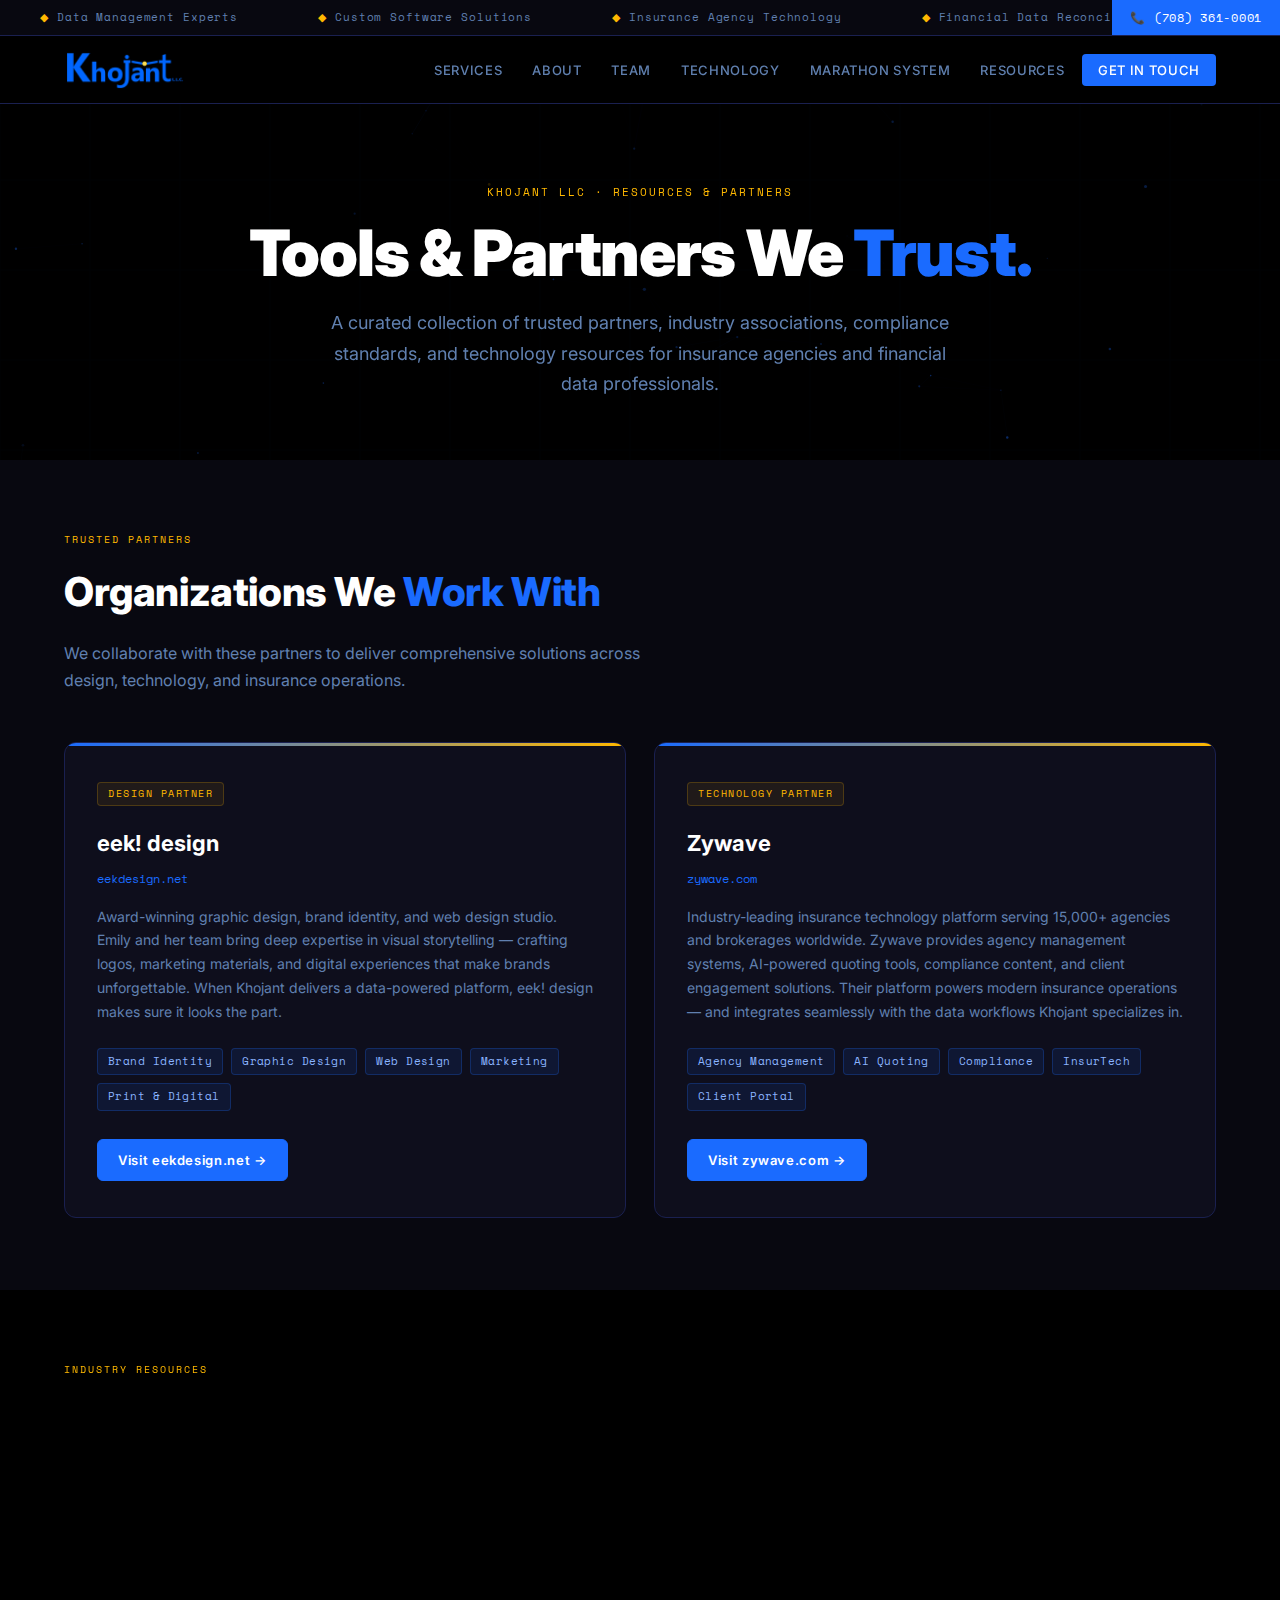
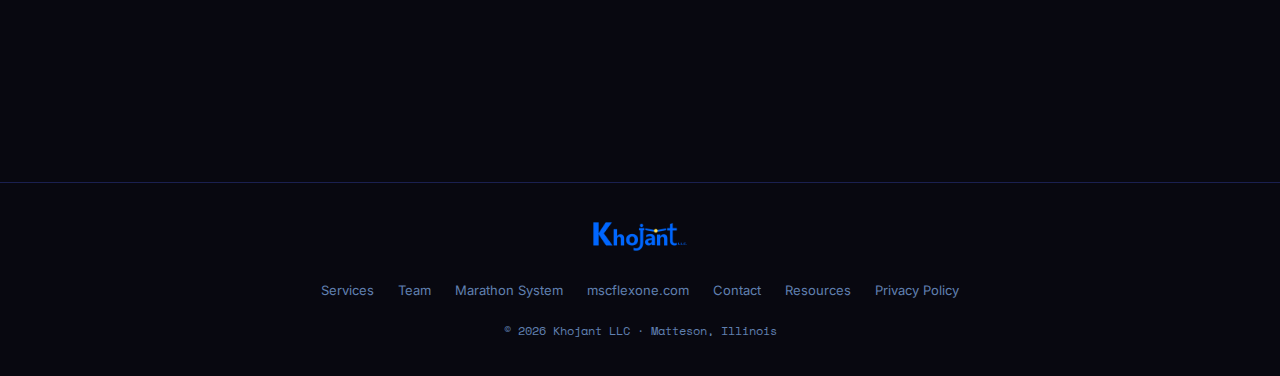
<file: resources.html>
<!DOCTYPE html>
<html lang="en">
<head>
  <meta charset="UTF-8" />
  <meta name="viewport" content="width=device-width, initial-scale=1.0" />
  <title>Resources | Khojant LLC | Data Management Partners &amp; Industry Links</title>
  <meta name="description" content="Khojant LLC curated resources — trusted partners, industry associations, compliance tools, and technology references for insurance agencies and financial data professionals."/>
  <meta name="keywords" content="insurance agency resources, data management tools, IIABA, ACORD, Zywave, eek design, insurance technology, financial data compliance, Khojant LLC"/>
  <meta name="robots" content="index, follow"/>
  <link rel="canonical" href="https://www.khojant.com/resources.html"/>

  <!-- Open Graph -->
  <meta property="og:type" content="website"/>
  <meta property="og:title" content="Resources | Khojant LLC | Partners &amp; Industry Links"/>
  <meta property="og:description" content="Trusted partners, industry associations, compliance standards, and technology resources curated by Khojant LLC — data management experts for insurance and financial firms."/>
  <meta property="og:url" content="https://www.khojant.com/resources.html"/>
  <meta property="og:site_name" content="Khojant LLC"/>
  <meta property="og:image" content="https://www.khojant.com/Khojant.png"/>

  <!-- Twitter Card -->
  <meta name="twitter:card" content="summary"/>
  <meta name="twitter:title" content="Resources | Khojant LLC"/>
  <meta name="twitter:description" content="Partners, industry associations, compliance tools, and technology resources for insurance and financial data professionals."/>

  <!-- JSON-LD -->
  <script type="application/ld+json">
  {
    "@context": "https://schema.org",
    "@type": "WebPage",
    "name": "Resources – Khojant LLC",
    "url": "https://www.khojant.com/resources.html",
    "description": "Trusted partners and industry resource links curated by Khojant LLC.",
    "isPartOf": {
      "@type": "WebSite",
      "name": "Khojant LLC",
      "url": "https://www.khojant.com"
    },
    "publisher": {
      "@type": "Organization",
      "name": "Khojant LLC",
      "url": "https://www.khojant.com",
      "logo": "https://www.khojant.com/Khojant.png"
    }
  }
  </script>

  <link rel="preconnect" href="https://fonts.googleapis.com" />
  <link rel="preconnect" href="https://fonts.gstatic.com" crossorigin />
  <link href="https://fonts.googleapis.com/css2?family=Inter:wght@300;400;500;600;700;800;900&family=Space+Mono:wght@400;700&display=swap" rel="stylesheet" />

  <style>
    :root {
      --bg: #000000;
      --surface: #080810;
      --surface2: #0e0e1c;
      --border: #1a2050;
      --blue: #1A6BFF;
      --gold: #FFB800;
      --text: #FFFFFF;
      --muted: #6080B0;
    }

    *, *::before, *::after { box-sizing: border-box; margin: 0; padding: 0; }

    html { scroll-behavior: smooth; }

    body {
      background: var(--bg);
      color: var(--text);
      font-family: 'Inter', sans-serif;
      font-size: 16px;
      line-height: 1.6;
      overflow-x: hidden;
    }

    canvas#bg-canvas {
      position: fixed; top: 0; left: 0; width: 100%; height: 100%;
      z-index: 0; pointer-events: none;
    }

    /* ── TICKER ── */
    .ticker-wrap {
      position: fixed; top: 0; left: 0; width: 100%; z-index: 100;
      background: var(--surface); border-bottom: 1px solid var(--border);
      height: 36px; overflow: hidden;
    }
    .ticker-scroll { display: flex; align-items: center; height: 100%; overflow: hidden; position: relative; }
    .ticker-track {
      display: flex; white-space: nowrap; gap: 0;
      animation: ticker-move 38s linear infinite;
    }
    .ticker-item {
      display: inline-flex; align-items: center; gap: 8px;
      padding: 0 40px; font-size: 11px; letter-spacing: 0.08em;
      color: var(--muted); font-family: 'Space Mono', monospace;
    }
    .ticker-item .dot { color: var(--gold); }
    .ticker-phone {
      position: absolute; right: 0; top: 0; height: 100%;
      background: var(--blue); color: #fff; border: none;
      font-family: 'Space Mono', monospace; font-size: 12px;
      letter-spacing: 0.06em; padding: 0 18px; cursor: pointer;
      display: flex; align-items: center; gap: 7px;
      text-decoration: none; white-space: nowrap;
      transition: background 0.2s;
    }
    .ticker-phone:hover { background: #0f52cc; }
    @keyframes ticker-move { 0%{transform:translateX(0)} 100%{transform:translateX(-50%)} }

    /* ── NAV ── */
    nav {
      position: fixed; top: 36px; left: 0; width: 100%; z-index: 99;
      display: flex; align-items: center; justify-content: space-between;
      padding: 0 5vw; height: 68px;
      background: rgba(0,0,0,0.92); border-bottom: 1px solid var(--border);
      backdrop-filter: blur(12px);
    }
    .nav-logo img { height: 42px; width: auto; display: block; }
    .hamburger {
      display: none; flex-direction: column; gap: 5px;
      background: none; border: none; cursor: pointer; padding: 4px;
    }
    .hamburger span {
      display: block; width: 24px; height: 2px;
      background: var(--text); border-radius: 2px;
      transition: transform 0.3s, opacity 0.3s;
    }
    .hamburger.open span:nth-child(1) { transform: translateY(7px) rotate(45deg); }
    .hamburger.open span:nth-child(2) { opacity: 0; }
    .hamburger.open span:nth-child(3) { transform: translateY(-7px) rotate(-45deg); }
    .nav-links { display: flex; align-items: center; gap: 6px; list-style: none; }
    .nav-links a { color: var(--muted); font-size: 13px; letter-spacing: 0.05em; text-decoration: none; padding: 8px 12px; border-radius: 4px; transition: color 0.2s; text-transform: uppercase; font-weight: 500; }
    .nav-links a:hover { color: #fff; }
    .nav-links .nav-cta { background: var(--blue); color: #fff; padding: 8px 16px; }
    .nav-links .nav-cta:hover { background: #0f52cc; }

    /* ── PAGE WRAPPER ── */
    main { position: relative; z-index: 1; padding-top: 104px; }

    /* ── HERO ── */
    #page-hero {
      padding: 80px 5vw 60px;
      text-align: center;
    }
    .page-eyebrow {
      font-family: 'Space Mono', monospace;
      font-size: 11px; letter-spacing: 0.18em;
      color: var(--gold); margin-bottom: 16px;
      text-transform: uppercase;
    }
    #page-hero h1 {
      font-size: clamp(36px, 6vw, 64px);
      font-weight: 900; line-height: 1.1;
      margin-bottom: 20px;
      letter-spacing: -0.02em;
    }
    #page-hero h1 em { font-style: normal; color: var(--blue); }
    #page-hero p {
      font-size: 18px; color: var(--muted);
      max-width: 620px; margin: 0 auto;
      line-height: 1.7;
    }

    /* ── SECTIONS ── */
    section { position: relative; z-index: 1; padding: 72px 5vw; }
    section:nth-child(even) { background: var(--surface); }

    .section-label {
      font-family: 'Space Mono', monospace;
      font-size: 10px; letter-spacing: 0.2em;
      color: var(--gold); margin-bottom: 12px;
      text-transform: uppercase;
    }
    .section-title {
      font-size: clamp(26px, 4vw, 40px);
      font-weight: 800; margin-bottom: 16px;
      letter-spacing: -0.01em;
    }
    .section-title em { font-style: normal; color: var(--blue); }
    .section-desc { color: var(--muted); max-width: 600px; line-height: 1.7; margin-bottom: 48px; }

    /* ── PARTNER CARDS ── */
    .partner-grid {
      display: grid;
      grid-template-columns: repeat(auto-fit, minmax(320px, 1fr));
      gap: 28px;
    }
    .partner-card {
      background: var(--surface2);
      border: 1px solid var(--border);
      border-radius: 12px;
      padding: 36px 32px;
      position: relative;
      transition: border-color 0.25s, transform 0.25s;
      overflow: hidden;
    }
    .partner-card::before {
      content: '';
      position: absolute; top: 0; left: 0; right: 0;
      height: 3px;
      background: linear-gradient(90deg, var(--blue), var(--gold));
    }
    .partner-card:hover { border-color: var(--blue); transform: translateY(-4px); }
    .partner-badge {
      display: inline-block;
      font-family: 'Space Mono', monospace;
      font-size: 10px; letter-spacing: 0.15em;
      color: var(--gold); background: rgba(255,184,0,0.08);
      border: 1px solid rgba(255,184,0,0.2);
      border-radius: 4px; padding: 3px 10px;
      margin-bottom: 20px;
      text-transform: uppercase;
    }
    .partner-card h3 { font-size: 22px; font-weight: 700; margin-bottom: 8px; }
    .partner-card .partner-url {
      font-family: 'Space Mono', monospace;
      font-size: 12px; color: var(--blue); margin-bottom: 16px;
    }
    .partner-card p { color: var(--muted); font-size: 14px; line-height: 1.7; margin-bottom: 24px; }
    .partner-tags { display: flex; flex-wrap: wrap; gap: 8px; margin-bottom: 28px; }
    .partner-tag {
      font-size: 11px; padding: 4px 10px; border-radius: 4px;
      background: rgba(26,107,255,0.1); border: 1px solid rgba(26,107,255,0.25);
      color: #8ab4ff; font-family: 'Space Mono', monospace; letter-spacing: 0.04em;
    }
    .partner-link {
      display: inline-flex; align-items: center; gap: 8px;
      color: #fff; font-size: 13px; font-weight: 600;
      text-decoration: none; letter-spacing: 0.05em;
      border: 1px solid var(--border); border-radius: 6px;
      padding: 10px 20px;
      transition: border-color 0.2s, background 0.2s;
    }
    .partner-link:hover { border-color: var(--blue); background: rgba(26,107,255,0.08); }
    .partner-link-primary {
      background: var(--blue); border-color: var(--blue);
    }
    .partner-link-primary:hover { background: #0f52cc; border-color: #0f52cc; }

    /* ── RESOURCE LINK GRID ── */
    .resource-cats { display: grid; grid-template-columns: repeat(auto-fit, minmax(260px, 1fr)); gap: 28px; }
    .resource-cat {
      background: var(--surface2);
      border: 1px solid var(--border);
      border-radius: 10px;
      padding: 28px 24px;
      transition: border-color 0.2s;
    }
    .resource-cat:hover { border-color: rgba(26,107,255,0.4); }
    .resource-cat-icon {
      font-size: 28px; margin-bottom: 14px;
    }
    .resource-cat h4 {
      font-size: 15px; font-weight: 700;
      text-transform: uppercase; letter-spacing: 0.06em;
      color: var(--gold); margin-bottom: 16px;
      font-family: 'Space Mono', monospace;
    }
    .resource-list { list-style: none; display: flex; flex-direction: column; gap: 10px; }
    .resource-list a {
      color: var(--muted); font-size: 14px; text-decoration: none;
      display: flex; align-items: center; gap: 8px;
      transition: color 0.2s;
    }
    .resource-list a::before {
      content: '→'; color: var(--blue); font-size: 12px; flex-shrink: 0;
    }
    .resource-list a:hover { color: #fff; }
    .resource-list .res-desc {
      display: block; font-size: 11px; color: rgba(96,128,176,0.7);
      margin-top: 2px; padding-left: 20px;
    }

    /* ── CTA STRIP ── */
    .cta-strip {
      background: linear-gradient(135deg, #060616 0%, #0a0a28 100%);
      border: 1px solid var(--border);
      border-radius: 12px;
      padding: 56px 48px;
      text-align: center;
    }
    .cta-strip h2 { font-size: clamp(24px, 4vw, 38px); font-weight: 800; margin-bottom: 16px; }
    .cta-strip h2 em { font-style: normal; color: var(--gold); }
    .cta-strip p { color: var(--muted); margin-bottom: 32px; font-size: 16px; max-width: 500px; margin-left: auto; margin-right: auto; }
    .cta-btns { display: flex; gap: 16px; justify-content: center; flex-wrap: wrap; }
    .btn-primary {
      background: var(--blue); color: #fff; text-decoration: none;
      padding: 14px 28px; border-radius: 6px; font-weight: 700;
      font-size: 14px; letter-spacing: 0.05em;
      transition: background 0.2s;
    }
    .btn-primary:hover { background: #0f52cc; }
    .btn-secondary {
      border: 1px solid var(--border); color: var(--text); text-decoration: none;
      padding: 14px 28px; border-radius: 6px; font-weight: 600;
      font-size: 14px; letter-spacing: 0.05em;
      transition: border-color 0.2s, background 0.2s;
    }
    .btn-secondary:hover { border-color: var(--blue); background: rgba(26,107,255,0.06); }

    /* ── FOOTER ── */
    footer {
      position: relative; z-index: 1;
      border-top: 1px solid var(--border);
      padding: 36px 5vw;
      display: flex; flex-direction: column; align-items: center; gap: 20px;
      background: var(--surface);
    }
    .footer-logo img { height: 34px; width: auto; }
    .footer-links { display: flex; flex-wrap: wrap; justify-content: center; gap: 8px 24px; }
    .footer-links a { color: var(--muted); font-size: 13px; text-decoration: none; transition: color 0.2s; }
    .footer-links a:hover { color: #fff; }
    .footer-copy { color: var(--muted); font-size: 12px; font-family: 'Space Mono', monospace; }

    /* ── REVEAL ANIMATION ── */
    .reveal { opacity: 0; transform: translateY(28px); transition: opacity 0.6s, transform 0.6s; }
    .reveal.visible { opacity: 1; transform: none; }

    /* ── RESPONSIVE ── */
    @media (max-width: 768px) {
      .hamburger { display: flex; }
      .nav-links {
        display: none; flex-direction: column; align-items: flex-start;
        position: absolute; top: 68px; left: 0; right: 0;
        background: rgba(0,0,0,0.98); border-bottom: 1px solid var(--border);
        padding: 16px 5vw 24px; gap: 0;
      }
      .nav-links.open { display: flex; }
      .nav-links li { width: 100%; }
      .nav-links a { display: block; padding: 12px 0; font-size: 15px; border-bottom: 1px solid var(--border); }
      .nav-links li:last-child a { border-bottom: none; margin-top: 12px; text-align: center; }
      .partner-grid { grid-template-columns: 1fr; }
      .resource-cats { grid-template-columns: 1fr; }
      .cta-strip { padding: 40px 24px; }
      .ticker-phone { font-size: 11px; padding: 0 14px; }
    }
  </style>
</head>
<body>

<canvas id="bg-canvas"></canvas>

<!-- TICKER -->
<div class="ticker-wrap">
  <div class="ticker-scroll">
    <div class="ticker-track" id="ticker-track"></div>
    <a href="tel:+17083610001" class="ticker-phone">📞 (708) 361-0001</a>
  </div>
</div>

<!-- NAV -->
<nav>
  <a href="index.html" class="nav-logo">
    <img src="Khojant.png" alt="Khojant LLC – Data Management Experts" />
  </a>
  <button class="hamburger" id="hamburger" aria-label="Toggle navigation" aria-expanded="false">
    <span></span><span></span><span></span>
  </button>
  <ul class="nav-links" id="nav-links">
    <li><a href="index.html#services">Services</a></li>
    <li><a href="index.html#about">About</a></li>
    <li><a href="index.html#team">Team</a></li>
    <li><a href="index.html#stack">Technology</a></li>
    <li><a href="index.html#marathon">Marathon System</a></li>
    <li><a href="resources.html">Resources</a></li>
    <li><a href="index.html#contact" class="nav-cta">GET IN TOUCH</a></li>
  </ul>
</nav>

<main>

  <!-- PAGE HERO -->
  <section id="page-hero">
    <div class="page-eyebrow">KHOJANT LLC · RESOURCES &amp; PARTNERS</div>
    <h1>Tools &amp; Partners We <em>Trust.</em></h1>
    <p>A curated collection of trusted partners, industry associations, compliance standards, and technology resources for insurance agencies and financial data professionals.</p>
  </section>

  <!-- PARTNERS -->
  <section id="partners">
    <div class="section-label">TRUSTED PARTNERS</div>
    <h2 class="section-title reveal">Organizations We <em>Work With</em></h2>
    <p class="section-desc reveal">We collaborate with these partners to deliver comprehensive solutions across design, technology, and insurance operations.</p>

    <div class="partner-grid">

      <!-- eek! design -->
      <div class="partner-card reveal">
        <div class="partner-badge">Design Partner</div>
        <h3>eek! design</h3>
        <div class="partner-url">eekdesign.net</div>
        <p>Award-winning graphic design, brand identity, and web design studio. Emily and her team bring deep expertise in visual storytelling — crafting logos, marketing materials, and digital experiences that make brands unforgettable. When Khojant delivers a data-powered platform, eek! design makes sure it looks the part.</p>
        <div class="partner-tags">
          <span class="partner-tag">Brand Identity</span>
          <span class="partner-tag">Graphic Design</span>
          <span class="partner-tag">Web Design</span>
          <span class="partner-tag">Marketing</span>
          <span class="partner-tag">Print &amp; Digital</span>
        </div>
        <a href="https://www.eekdesign.net/" target="_blank" rel="noopener" class="partner-link partner-link-primary">Visit eekdesign.net →</a>
      </div>

      <!-- Zywave -->
      <div class="partner-card reveal">
        <div class="partner-badge">Technology Partner</div>
        <h3>Zywave</h3>
        <div class="partner-url">zywave.com</div>
        <p>Industry-leading insurance technology platform serving 15,000+ agencies and brokerages worldwide. Zywave provides agency management systems, AI-powered quoting tools, compliance content, and client engagement solutions. Their platform powers modern insurance operations — and integrates seamlessly with the data workflows Khojant specializes in.</p>
        <div class="partner-tags">
          <span class="partner-tag">Agency Management</span>
          <span class="partner-tag">AI Quoting</span>
          <span class="partner-tag">Compliance</span>
          <span class="partner-tag">InsurTech</span>
          <span class="partner-tag">Client Portal</span>
        </div>
        <a href="https://www.zywave.com/" target="_blank" rel="noopener" class="partner-link partner-link-primary">Visit zywave.com →</a>
      </div>

    </div>
  </section>

  <!-- INDUSTRY RESOURCES -->
  <section id="industry-links">
    <div class="section-label">INDUSTRY RESOURCES</div>
    <h2 class="section-title reveal">Essential Links for <em>Professionals</em></h2>
    <p class="section-desc reveal">Authoritative resources across insurance, data standards, compliance, and technology — vetted and used by our team.</p>

    <div class="resource-cats">

      <!-- Insurance Associations -->
      <div class="resource-cat reveal">
        <div class="resource-cat-icon">🏛️</div>
        <h4>Insurance Associations</h4>
        <ul class="resource-list">
          <li>
            <a href="https://www.iiaba.net/" target="_blank" rel="noopener">
              IIABA – Independent Insurance Agents &amp; Brokers of America
              <span class="res-desc">The largest insurance trade association in the U.S.</span>
            </a>
          </li>
          <li>
            <a href="https://www.pianational.org/" target="_blank" rel="noopener">
              PIA National – Professional Insurance Agents
              <span class="res-desc">Advocacy and resources for independent agents nationwide.</span>
            </a>
          </li>
          <li>
            <a href="https://www.naic.org/" target="_blank" rel="noopener">
              NAIC – National Association of Insurance Commissioners
              <span class="res-desc">State insurance regulation coordination &amp; model laws.</span>
            </a>
          </li>
          <li>
            <a href="https://www.insurancejournal.com/" target="_blank" rel="noopener">
              Insurance Journal
              <span class="res-desc">Leading P&amp;C insurance news and market intelligence.</span>
            </a>
          </li>
        </ul>
      </div>

      <!-- Data &amp; Compliance Standards -->
      <div class="resource-cat reveal">
        <div class="resource-cat-icon">📋</div>
        <h4>Data &amp; Compliance Standards</h4>
        <ul class="resource-list">
          <li>
            <a href="https://www.acord.org/" target="_blank" rel="noopener">
              ACORD – Insurance Industry Data Standards
              <span class="res-desc">Global insurance data standards and forms authority.</span>
            </a>
          </li>
          <li>
            <a href="https://www.cfainstitute.org/en/ethics-standards/codes/gips-standards" target="_blank" rel="noopener">
              GIPS Standards – CFA Institute
              <span class="res-desc">Global Investment Performance Standards for financial firms.</span>
            </a>
          </li>
          <li>
            <a href="https://www.ftc.gov/business-guidance/privacy-security/gramm-leach-bliley-act" target="_blank" rel="noopener">
              FTC – Gramm-Leach-Bliley Act (GLBA)
              <span class="res-desc">Financial data privacy and safeguards rule compliance.</span>
            </a>
          </li>
          <li>
            <a href="https://www.nist.gov/cyberframework" target="_blank" rel="noopener">
              NIST Cybersecurity Framework
              <span class="res-desc">Federal standards for managing cybersecurity risk.</span>
            </a>
          </li>
        </ul>
      </div>

      <!-- Financial Tools -->
      <div class="resource-cat reveal">
        <div class="resource-cat-icon">💼</div>
        <h4>Financial &amp; Accounting Tools</h4>
        <ul class="resource-list">
          <li>
            <a href="https://quickbooks.intuit.com/" target="_blank" rel="noopener">
              QuickBooks by Intuit
              <span class="res-desc">Accounting and financial management platform we integrate with daily.</span>
            </a>
          </li>
          <li>
            <a href="https://www.sec.gov/cgi-bin/browse-edgar" target="_blank" rel="noopener">
              SEC EDGAR – Financial Filings
              <span class="res-desc">Public company filings, financial disclosures, and reporting data.</span>
            </a>
          </li>
          <li>
            <a href="https://fred.stlouisfed.org/" target="_blank" rel="noopener">
              FRED – Federal Reserve Economic Data
              <span class="res-desc">800,000+ economic data series from the St. Louis Fed.</span>
            </a>
          </li>
          <li>
            <a href="https://www.irs.gov/businesses/small-businesses-self-employed" target="_blank" rel="noopener">
              IRS Small Business Center
              <span class="res-desc">Tax guidance, forms, and resources for small business owners.</span>
            </a>
          </li>
        </ul>
      </div>

      <!-- Technology Resources -->
      <div class="resource-cat reveal">
        <div class="resource-cat-icon">⚙️</div>
        <h4>Technology Resources</h4>
        <ul class="resource-list">
          <li>
            <a href="https://aws.amazon.com/" target="_blank" rel="noopener">
              Amazon Web Services (AWS)
              <span class="res-desc">Cloud infrastructure powering many of our client solutions.</span>
            </a>
          </li>
          <li>
            <a href="https://azure.microsoft.com/" target="_blank" rel="noopener">
              Microsoft Azure
              <span class="res-desc">Enterprise cloud platform with strong compliance and security tools.</span>
            </a>
          </li>
          <li>
            <a href="https://www.python.org/" target="_blank" rel="noopener">
              Python.org
              <span class="res-desc">Core language for data processing, automation, and analytics.</span>
            </a>
          </li>
          <li>
            <a href="https://powerbi.microsoft.com/" target="_blank" rel="noopener">
              Microsoft Power BI
              <span class="res-desc">Business intelligence and data visualization platform.</span>
            </a>
          </li>
        </ul>
      </div>

      <!-- Regulatory Guidance -->
      <div class="resource-cat reveal">
        <div class="resource-cat-icon">⚖️</div>
        <h4>Regulatory &amp; Legal Guidance</h4>
        <ul class="resource-list">
          <li>
            <a href="https://www.dfs.ny.gov/industry_guidance/cybersecurity" target="_blank" rel="noopener">
              NY DFS Cybersecurity Regulation (23 NYCRR 500)
              <span class="res-desc">Cybersecurity requirements for financial services companies in NY.</span>
            </a>
          </li>
          <li>
            <a href="https://www.consumerfinance.gov/" target="_blank" rel="noopener">
              CFPB – Consumer Financial Protection Bureau
              <span class="res-desc">Financial consumer protection rules and guidance.</span>
            </a>
          </li>
          <li>
            <a href="https://www.iso.org/isoiec-27001-information-security.html" target="_blank" rel="noopener">
              ISO/IEC 27001 Information Security
              <span class="res-desc">International standard for information security management systems.</span>
            </a>
          </li>
          <li>
            <a href="https://www.soc2.com/" target="_blank" rel="noopener">
              SOC 2 Compliance Overview
              <span class="res-desc">Trust services criteria for data security and availability.</span>
            </a>
          </li>
        </ul>
      </div>

      <!-- Learning &amp; Development -->
      <div class="resource-cat reveal">
        <div class="resource-cat-icon">📚</div>
        <h4>Learning &amp; Development</h4>
        <ul class="resource-list">
          <li>
            <a href="https://www.theinstitutes.org/" target="_blank" rel="noopener">
              The Institutes – Insurance Education
              <span class="res-desc">CPCU, ARe, and professional insurance designations and courses.</span>
            </a>
          </li>
          <li>
            <a href="https://www.datacamp.com/" target="_blank" rel="noopener">
              DataCamp
              <span class="res-desc">Online learning platform for data science and analytics skills.</span>
            </a>
          </li>
          <li>
            <a href="https://www.coursera.org/browse/data-science" target="_blank" rel="noopener">
              Coursera – Data Science
              <span class="res-desc">University-backed data science and machine learning courses.</span>
            </a>
          </li>
          <li>
            <a href="https://www.linkedin.com/learning/" target="_blank" rel="noopener">
              LinkedIn Learning
              <span class="res-desc">Business, tech, and professional development video courses.</span>
            </a>
          </li>
        </ul>
      </div>

    </div>
  </section>

  <!-- CTA -->
  <section id="cta-section" style="padding: 72px 5vw;">
    <div class="cta-strip reveal">
      <h2>Have a Resource to <em>Recommend?</em></h2>
      <p>We're always looking to expand this list. If you work with a tool or organization that should be here, let us know.</p>
      <div class="cta-btns">
        <a href="index.html#contact" class="btn-primary">Get In Touch →</a>
        <a href="index.html#services" class="btn-secondary">Our Services</a>
      </div>
    </div>
  </section>

</main>

<!-- FOOTER -->
<footer>
  <a href="index.html" class="footer-logo">
    <img src="Khojant.png" alt="Khojant LLC" />
  </a>
  <div class="footer-links">
    <a href="index.html#services">Services</a>
    <a href="index.html#team">Team</a>
    <a href="index.html#marathon">Marathon System</a>
    <a href="https://www.mscflexone.com" target="_blank" rel="noopener">mscflexone.com</a>
    <a href="index.html#contact">Contact</a>
    <a href="resources.html">Resources</a>
    <a href="privacy-policy.html">Privacy Policy</a>
  </div>
  <div class="footer-copy">© 2026 Khojant LLC · Matteson, Illinois</div>
</footer>

<script>
// ── CANVAS ──
const canvas = document.getElementById('bg-canvas');
const ctx = canvas.getContext('2d');
let W, H, particles = [];

function resize() { W = canvas.width = window.innerWidth; H = canvas.height = window.innerHeight; }

function initParticles() {
  particles = [];
  const count = Math.min(Math.floor((W * H) / 16000), 80);
  for (let i = 0; i < count; i++) {
    particles.push({
      x: Math.random()*W, y: Math.random()*H,
      vx: (Math.random()-0.5)*0.28, vy: (Math.random()-0.5)*0.28,
      r: Math.random()*1.4+0.3, alpha: Math.random()*0.35+0.08,
      gold: Math.random() < 0.08
    });
  }
}

function drawBg() {
  ctx.clearRect(0,0,W,H);
  ctx.strokeStyle = 'rgba(26,107,255,0.015)';
  ctx.lineWidth = 1;
  for (let x=0;x<W;x+=90){ctx.beginPath();ctx.moveTo(x,0);ctx.lineTo(x,H);ctx.stroke();}
  for (let y=0;y<H;y+=90){ctx.beginPath();ctx.moveTo(0,y);ctx.lineTo(W,y);ctx.stroke();}
  for (let i=0;i<particles.length;i++) {
    for (let j=i+1;j<particles.length;j++) {
      const dx=particles[i].x-particles[j].x, dy=particles[i].y-particles[j].y;
      const dist=Math.sqrt(dx*dx+dy*dy);
      if (dist<160) {
        ctx.strokeStyle=`rgba(26,107,255,${0.05*(1-dist/160)})`;
        ctx.lineWidth=0.5;
        ctx.beginPath();ctx.moveTo(particles[i].x,particles[i].y);
        ctx.lineTo(particles[j].x,particles[j].y);ctx.stroke();
      }
    }
  }
  particles.forEach(p=>{
    p.x+=p.vx; p.y+=p.vy;
    if(p.x<0||p.x>W)p.vx*=-1;
    if(p.y<0||p.y>H)p.vy*=-1;
    ctx.beginPath();ctx.arc(p.x,p.y,p.r,0,Math.PI*2);
    ctx.fillStyle = p.gold
      ? `rgba(255,184,0,${p.alpha})`
      : `rgba(26,107,255,${p.alpha})`;
    ctx.fill();
  });
  requestAnimationFrame(drawBg);
}
window.addEventListener('resize', ()=>{ resize(); initParticles(); });
resize(); initParticles(); drawBg();

// ── TICKER ──
const msgs = [
  'Data Management Experts',
  'Custom Software Solutions',
  'Insurance Agency Technology',
  'Financial Data Reconciliation',
  'Cloud Architecture',
  'Business Intelligence',
  'Marathon System — Built for Insurance',
  '35+ Years of Excellence',
  'Matteson, Illinois'
];
const track = document.getElementById('ticker-track');
const doubled = [...msgs, ...msgs];
track.innerHTML = doubled.map(m=>`<span class="ticker-item"><span class="dot">◆</span>${m}</span>`).join('');

// ── HAMBURGER ──
const ham = document.getElementById('hamburger');
const navLinks = document.getElementById('nav-links');
ham.addEventListener('click', ()=>{
  const open = navLinks.classList.toggle('open');
  ham.classList.toggle('open', open);
  ham.setAttribute('aria-expanded', open);
});
document.querySelectorAll('.nav-links a').forEach(a=>{
  a.addEventListener('click', ()=>{
    navLinks.classList.remove('open');
    ham.classList.remove('open');
    ham.setAttribute('aria-expanded', false);
  });
});

// ── SCROLL REVEAL ──
const observer = new IntersectionObserver(entries=>{
  entries.forEach(e=>{ if(e.isIntersecting) e.target.classList.add('visible'); });
}, { threshold: 0.1 });
document.querySelectorAll('.reveal').forEach(el=>observer.observe(el));
</script>

</body>
</html>
</file>
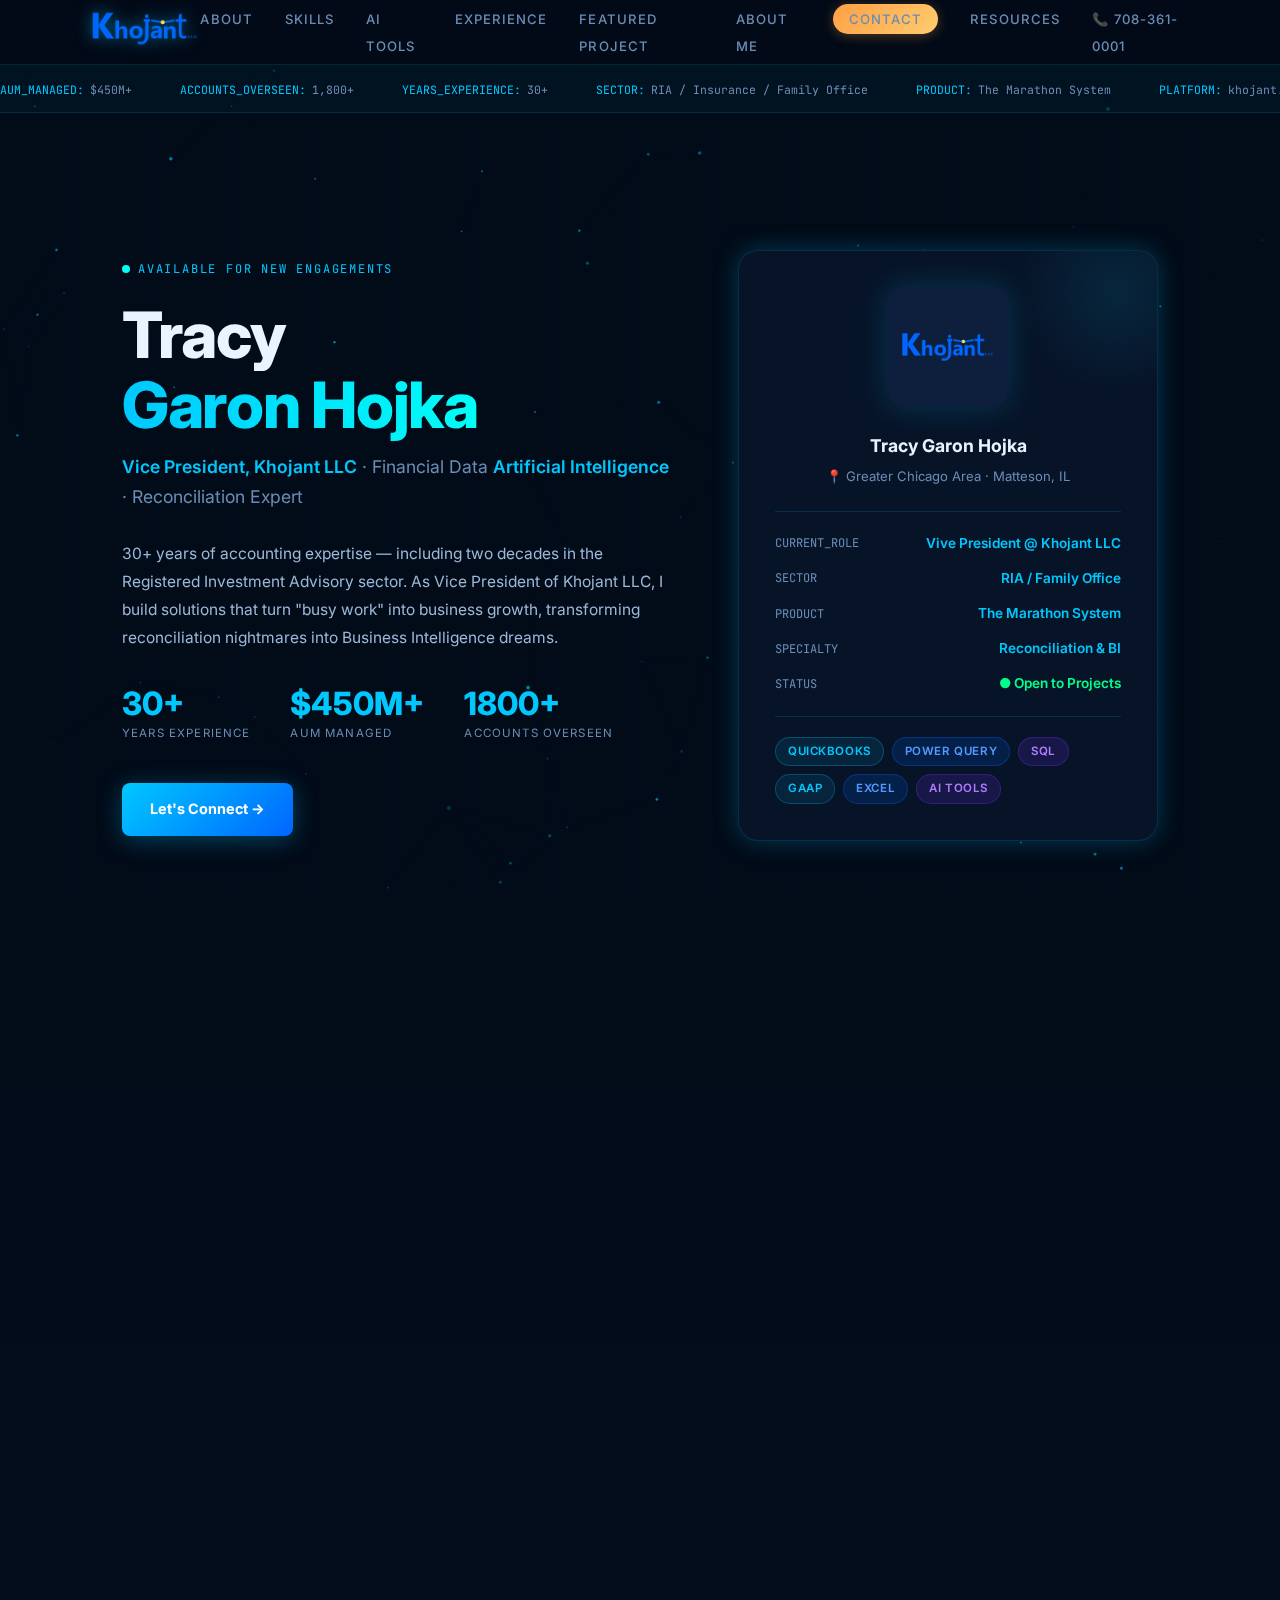
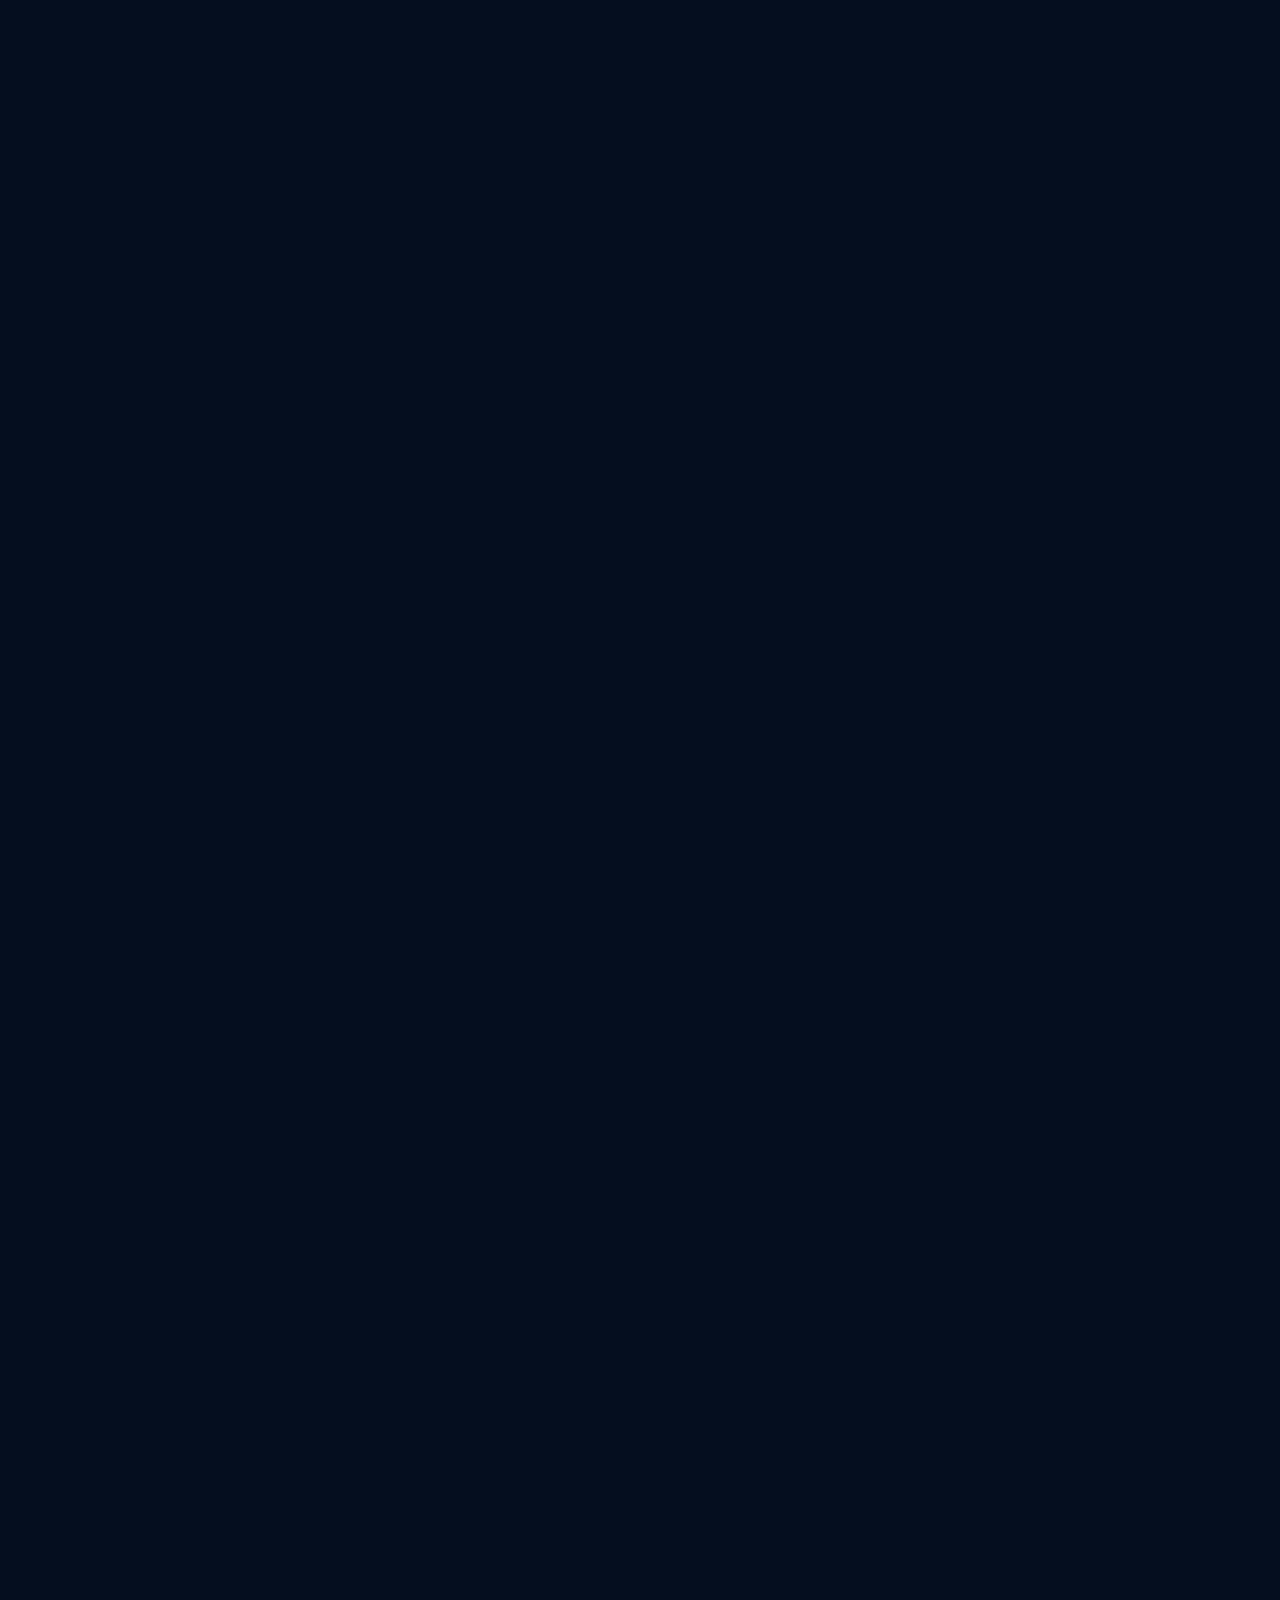
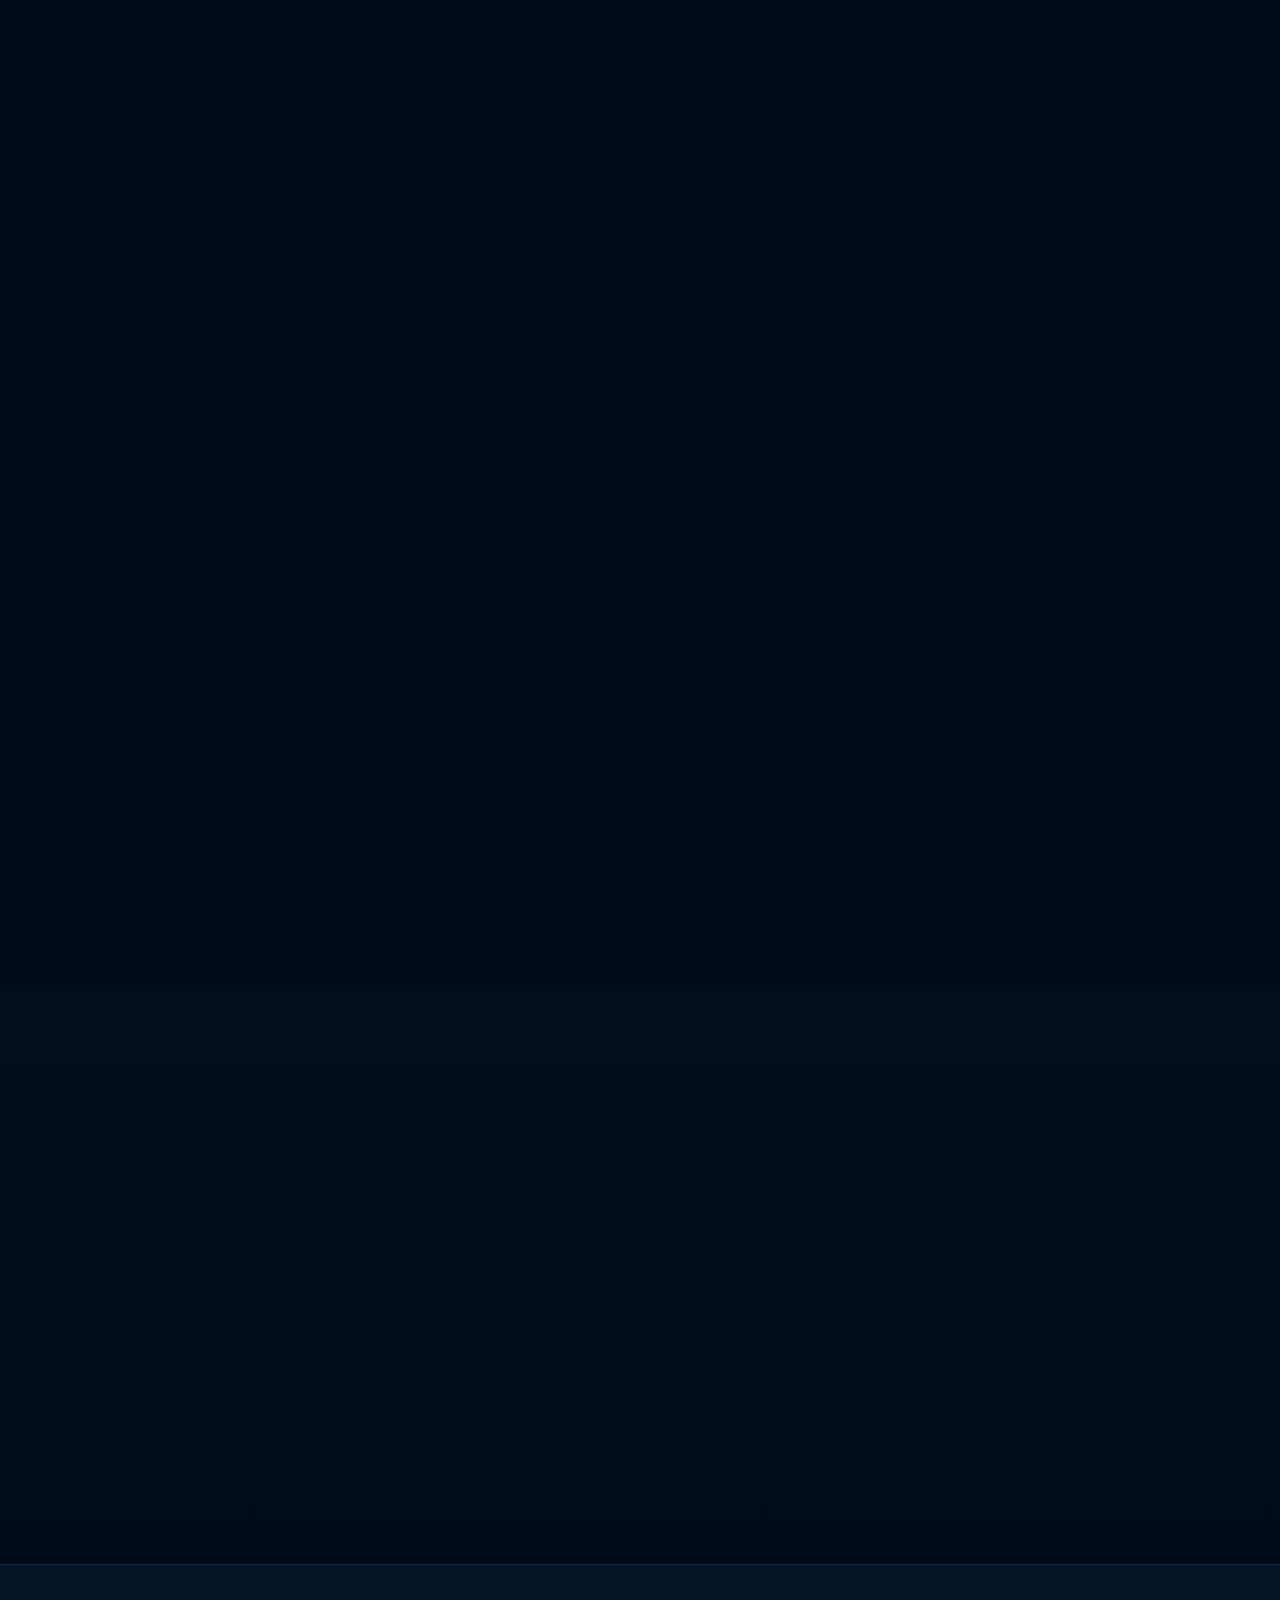
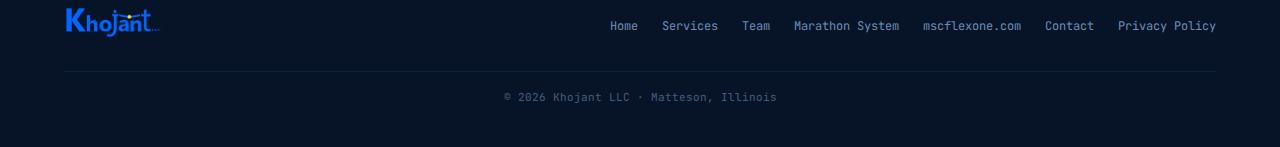
<file: tracy-profile.html>
<!DOCTYPE html>
<html lang="en">
<head>
  <meta charset="UTF-8" />
  <meta name="viewport" content="width=device-width, initial-scale=1.0"/>
  <title>Tracy Garon Hojka | Financial Data Expert & President, Khojant LLC</title>
  <meta name="description" content="Tracy Garon Hojka — President of Khojant LLC with 30+ years of financial data management. Expert in reconciliation, QuickBooks, GAAP, and AI-augmented workflows. Managed $450M+ AUM across 1,800+ accounts."/>
  <meta name="keywords" content="Tracy Garon Hojka, financial data management, reconciliation expert, QuickBooks expert, GAAP, Khojant LLC, Marathon System, RIA, family office, Matteson Illinois"/>
  <meta name="robots" content="index, follow"/>
  <link rel="canonical" href="https://www.khojant.com/tracy-profile.html"/>
  <meta property="og:type" content="profile"/>
  <meta property="og:title" content="Tracy Garon Hojka | Financial Data Expert & President, Khojant LLC"/>
  <meta property="og:description" content="30+ years of financial data management across RIA firms, family offices, and insurance agencies. $450M+ AUM, 1,800+ accounts, reconciliation automation expert."/>
  <meta property="og:url" content="https://www.khojant.com/tracy-profile.html"/>
  <meta property="og:site_name" content="Khojant LLC"/>
  <script type="application/ld+json">
  {
    "@context": "https://schema.org",
    "@type": "Person",
    "name": "Tracy Garon Hojka",
    "jobTitle": "President",
    "worksFor": { "@type": "Organization", "name": "Khojant LLC", "url": "https://www.khojant.com" },
    "url": "https://www.khojant.com/tracy-profile.html",
    "description": "Financial data management expert with 30+ years of experience in reconciliation, QuickBooks, GAAP compliance, and AI-augmented workflows.",
    "address": { "@type": "PostalAddress", "addressLocality": "Matteson", "addressRegion": "IL", "addressCountry": "US" },
    "telephone": "+1-708-361-0001"
  }
  </script>
  <link href="https://fonts.googleapis.com/css2?family=Inter:wght@300;400;500;600;700;800;900&family=JetBrains+Mono:wght@400;500;600&display=swap" rel="stylesheet"/>
  <style>
    :root {
      --bg-deep:    #020b18;
      --bg-card:    #071428;
      --bg-card2:   #0a1d36;
      --electric:   #00c8ff;
      --cyan:       #00fff7;
      --accent2:    #0066ff;
      --accent3:    #7b2fff;
      --text:       #e8f4ff;
      --text-muted: #6b8db5;
      --border:     rgba(0,200,255,0.15);
      --glow:       0 0 24px rgba(0,200,255,0.25);
    }

    *, *::before, *::after { box-sizing: border-box; margin: 0; padding: 0; }

    html { scroll-behavior: smooth; }

    body {
      background: var(--bg-deep);
      color: var(--text);
      font-family: 'Inter', sans-serif;
      line-height: 1.7;
      overflow-x: hidden;
    }

    /* ── CANVAS BACKGROUND ── */
    #canvas-bg {
      position: fixed;
      top: 0; left: 0;
      width: 100%; height: 100%;
      z-index: 0;
      pointer-events: none;
    }

    /* ── LAYOUT ── */
    .wrapper { position: relative; z-index: 1; }

    section { padding: 100px 0; }

    .container {
      max-width: 1100px;
      margin: 0 auto;
      padding: 0 32px;
    }

    /* ── NAV ── */
    nav {
      position: fixed;
      top: 0; left: 0; right: 0;
      z-index: 100;
      background: rgba(2,11,24,0.85);
      backdrop-filter: blur(16px);
      border-bottom: 1px solid var(--border);
    }

    .nav-inner {
      max-width: 1100px;
      margin: 0 auto;
      /* padding: 0 32px; */
      height: 64px;
      display: flex;
      align-items: center;
      justify-content: space-between;
    }

    .nav-logo img {
      height: 38px;
      filter: drop-shadow(0 0 8px rgba(0,200,255,0.5));
    }

    .nav-links {
      display: flex;
      gap: 32px;
      list-style: none;
    }

    .nav-links a {
      color: var(--text-muted);
      text-decoration: none;
      font-size: 0.82rem;
      font-weight: 500;
      letter-spacing: 0.08em;
      text-transform: uppercase;
      transition: color 0.2s;
    }

    .nav-links a:hover { color: var(--electric); }

    .nav-cta {
      padding:7px 16px;
      background:linear-gradient(135deg,#ff9f43,#ffcc70);
      color:#020b18;
      border-radius:20px;
      font-weight:700;
      font-size:0.78rem;
      letter-spacing:0.06em;
      box-shadow:0 2px 12px rgba(255,159,67,0.3);
    }
    /* ── HERO ── */
    #hero {
      min-height: 100vh;
      display: flex;
      align-items: center;
      padding-top: 64px;
      position: relative;
      overflow: hidden;
    }

    .hero-grid {
      display: grid;
      grid-template-columns: 1fr 420px;
      gap: 64px;
      align-items: center;
    }

    .hero-eyebrow {
      display: inline-flex;
      align-items: center;
      gap: 8px;
      font-family: 'JetBrains Mono', monospace;
      font-size: 0.75rem;
      color: var(--electric);
      letter-spacing: 0.15em;
      text-transform: uppercase;
      margin-bottom: 20px;
    }

    .dot-pulse {
      width: 8px; height: 8px;
      border-radius: 50%;
      background: var(--cyan);
      animation: pulse 1.8s infinite;
    }

    @keyframes pulse {
      0%,100% { box-shadow: 0 0 0 0 rgba(0,255,247,0.5); }
      50%      { box-shadow: 0 0 0 8px rgba(0,255,247,0); }
    }

    .hero-name {
      font-size: clamp(2.6rem, 5vw, 4rem);
      font-weight: 800;
      line-height: 1.1;
      letter-spacing: -0.02em;
      margin-bottom: 12px;
    }

    .gradient-text {
      background: linear-gradient(90deg, var(--electric), var(--cyan));
      -webkit-background-clip: text;
      -webkit-text-fill-color: transparent;
      background-clip: text;
    }

    .hero-title {
      font-size: 1.1rem;
      color: var(--text-muted);
      margin-bottom: 28px;
      font-weight: 400;
    }

    .hero-title span {
      color: var(--electric);
      font-weight: 600;
    }

    .hero-summary {
      font-size: 0.97rem;
      color: #9bb8d8;
      max-width: 600px;
      line-height: 1.8;
      margin-bottom: 36px;
    }

    .hero-stats {
      display: flex;
      gap: 40px;
      margin-bottom: 40px;
    }

    .stat {
      text-align: left;
    }

    .stat-value {
      font-size: 2rem;
      font-weight: 800;
      color: var(--electric);
      line-height: 1;
    }

    .stat-label {
      font-size: 0.72rem;
      color: var(--text-muted);
      text-transform: uppercase;
      letter-spacing: 0.1em;
      margin-top: 4px;
    }

    .hero-cta {
      display: inline-flex;
      align-items: center;
      gap: 10px;
      padding: 14px 28px;
      background: linear-gradient(135deg, var(--electric), var(--accent2));
      color: #fff;
      font-weight: 700;
      font-size: 0.9rem;
      border-radius: 8px;
      text-decoration: none;
      box-shadow: 0 4px 24px rgba(0,200,255,0.3);
      transition: transform 0.2s, box-shadow 0.2s;
    }

    .hero-cta:hover {
      transform: translateY(-2px);
      box-shadow: 0 8px 32px rgba(0,200,255,0.45);
    }

    /* ── HERO CARD (right) ── */
    .hero-card {
      background: var(--bg-card);
      border: 1px solid var(--border);
      border-radius: 20px;
      padding: 36px;
      box-shadow: var(--glow);
      position: relative;
      overflow: hidden;
    }

    .hero-card::before {
      content: '';
      position: absolute;
      top: -60px; right: -60px;
      width: 200px; height: 200px;
      background: radial-gradient(circle, rgba(0,200,255,0.1) 0%, transparent 70%);
    }

    .profile-img-wrap {
      display: flex;
      justify-content: center;
      margin-bottom: 24px;
    }

    .profile-logo {
      width: 120px;
      height: 120px;
      object-fit: contain;
      border-radius: 16px;
      background: #0d1f3c;
      padding: 12px;
      box-shadow: 0 0 30px rgba(0,200,255,0.2);
    }

    .card-name {
      text-align: center;
      font-weight: 700;
      font-size: 1.1rem;
      margin-bottom: 4px;
    }

    .card-loc {
      text-align: center;
      color: var(--text-muted);
      font-size: 0.82rem;
      margin-bottom: 24px;
    }

    .card-divider {
      height: 1px;
      background: var(--border);
      margin: 20px 0;
    }

    .info-row {
      display: flex;
      justify-content: space-between;
      align-items: center;
      margin-bottom: 12px;
      font-size: 0.85rem;
    }

    .info-row .label {
      color: var(--text-muted);
      font-family: 'JetBrains Mono', monospace;
      font-size: 0.75rem;
    }

    .info-row .value {
      color: var(--electric);
      font-weight: 600;
    }

    .badge-row {
      display: flex;
      flex-wrap: wrap;
      gap: 8px;
      margin-top: 16px;
    }

    .badge {
      padding: 4px 12px;
      border-radius: 20px;
      font-size: 0.72rem;
      font-weight: 600;
      letter-spacing: 0.05em;
      text-transform: uppercase;
    }

    .badge-blue  { background: rgba(0,102,255,0.15); color: #5599ff; border: 1px solid rgba(0,102,255,0.3); }
    .badge-cyan  { background: rgba(0,200,255,0.1);  color: var(--electric); border: 1px solid rgba(0,200,255,0.25); }
    .badge-purple{ background: rgba(123,47,255,0.15); color: #b07aff; border: 1px solid rgba(123,47,255,0.3); }

    /* ── SECTION HEADERS ── */
    .section-header {
      margin-bottom: 56px;
    }

    .section-eyebrow {
      font-family: 'JetBrains Mono', monospace;
      font-size: 0.72rem;
      color: var(--electric);
      letter-spacing: 0.18em;
      text-transform: uppercase;
      margin-bottom: 10px;
    }

    .section-title {
      font-size: clamp(1.8rem, 3vw, 2.4rem);
      font-weight: 800;
      letter-spacing: -0.02em;
      line-height: 1.15;
    }

    .section-desc {
      margin-top: 12px;
      color: var(--text-muted);
      max-width: 580px;
    }

    /* ── ABOUT ── */
    #about { background: linear-gradient(180deg, var(--bg-deep) 0%, #030e1e 100%); }

    .about-grid {
      display: grid;
      grid-template-columns: 1fr 1fr;
      gap: 40px;
    }

    .about-text p {
      color: #9bb8d8;
      margin-bottom: 16px;
      line-height: 1.85;
      font-size: 0.96rem;
    }

    .services-list {
      display: grid;
      grid-template-columns: 1fr 1fr;
      gap: 12px;
      margin-top: 24px;
    }

    .service-item {
      display: flex;
      align-items: flex-start;
      gap: 10px;
      background: var(--bg-card);
      border: 1px solid var(--border);
      border-radius: 10px;
      padding: 14px;
      font-size: 0.83rem;
      color: #9bb8d8;
      transition: border-color 0.2s, transform 0.2s;
    }

    .service-item:hover {
      border-color: rgba(0,200,255,0.35);
      transform: translateY(-2px);
    }

    .service-icon { color: var(--electric); font-size: 1rem; flex-shrink: 0; }

    /* ── SKILLS ── */
    #skills { background: #030e1e; }

    .skills-grid {
      display: grid;
      grid-template-columns: repeat(3, 1fr);
      gap: 24px;
      margin-bottom: 56px;
    }

    .skill-card {
      background: var(--bg-card);
      border: 1px solid var(--border);
      border-radius: 14px;
      padding: 28px 24px;
      transition: border-color 0.2s, box-shadow 0.2s, transform 0.2s;
    }

    .skill-card:hover {
      border-color: rgba(0,200,255,0.4);
      box-shadow: var(--glow);
      transform: translateY(-3px);
    }

    .skill-card-icon {
      font-size: 1.8rem;
      margin-bottom: 14px;
    }

    .skill-card-title {
      font-weight: 700;
      font-size: 0.95rem;
      margin-bottom: 8px;
    }

    .skill-card-desc {
      font-size: 0.82rem;
      color: var(--text-muted);
      line-height: 1.6;
    }

    /* Skill Bars */
    .skill-bar-group { margin-top: 12px; }

    .skill-bar-item {
      margin-bottom: 18px;
    }

    .skill-bar-header {
      display: flex;
      justify-content: space-between;
      margin-bottom: 7px;
      font-size: 0.82rem;
    }

    .skill-bar-name { color: var(--text); font-weight: 500; }
    .skill-bar-pct  { color: var(--electric); font-family: 'JetBrains Mono', monospace; font-size: 0.75rem; }

    .skill-bar-track {
      height: 6px;
      background: rgba(255,255,255,0.06);
      border-radius: 10px;
      overflow: hidden;
    }

    .skill-bar-fill {
      height: 100%;
      border-radius: 10px;
      background: linear-gradient(90deg, var(--accent2), var(--electric));
      transition: width 1.2s cubic-bezier(.4,0,.2,1);
      width: 0;
    }

    /* ── MARATHON SYSTEM ── */
    #marathon { background: var(--bg-deep); }

    .marathon-hero {
      background: var(--bg-card);
      border: 1px solid var(--border);
      border-radius: 20px;
      padding: 48px;
      margin-bottom: 48px;
      position: relative;
      overflow: hidden;
    }

    .marathon-hero::before {
      content: '';
      position: absolute;
      top: -80px; right: -80px;
      width: 320px; height: 320px;
      background: radial-gradient(circle, rgba(0,200,255,0.08) 0%, transparent 70%);
      pointer-events: none;
    }

    .marathon-hero-inner {
      display: grid;
      grid-template-columns: 1fr auto;
      gap: 40px;
      align-items: center;
    }

    .marathon-tagline {
      font-size: clamp(1.1rem, 2vw, 1.35rem);
      font-style: italic;
      color: var(--electric);
      margin-bottom: 16px;
      font-weight: 500;
    }

    .marathon-desc {
      font-size: 0.95rem;
      color: #9bb8d8;
      line-height: 1.8;
      max-width: 640px;
    }

    .marathon-cta-wrap {
      display: flex;
      flex-direction: column;
      align-items: center;
      gap: 12px;
      flex-shrink: 0;
    }

    .marathon-logo-box {
      width: 100px; height: 100px;
      background: rgba(0,200,255,0.06);
      border: 1px solid rgba(0,200,255,0.2);
      border-radius: 16px;
      display: flex;
      align-items: center;
      justify-content: center;
      font-size: 2.8rem;
    }

    .marathon-url {
      font-family: 'JetBrains Mono', monospace;
      font-size: 0.72rem;
      color: var(--electric);
      text-decoration: none;
      letter-spacing: 0.05em;
      opacity: 0.8;
      transition: opacity 0.2s;
    }

    .marathon-url:hover { opacity: 1; }

    .marathon-features {
      display: grid;
      grid-template-columns: repeat(3, 1fr);
      gap: 24px;
      margin-bottom: 40px;
    }

    .mf-card {
      background: var(--bg-card);
      border: 1px solid var(--border);
      border-radius: 14px;
      padding: 28px 24px;
      position: relative;
      overflow: hidden;
      transition: border-color 0.2s, transform 0.2s, box-shadow 0.2s;
    }

    .mf-card:hover {
      border-color: rgba(0,200,255,0.4);
      transform: translateY(-3px);
      box-shadow: 0 12px 32px rgba(0,200,255,0.1);
    }

    .mf-card::after {
      content: '';
      position: absolute;
      bottom: 0; left: 0; right: 0;
      height: 3px;
      border-radius: 0 0 14px 14px;
      background: linear-gradient(90deg, var(--electric), var(--accent2));
      opacity: 0;
      transition: opacity 0.2s;
    }

    .mf-card:hover::after { opacity: 1; }

    .mf-icon { font-size: 1.9rem; margin-bottom: 14px; }

    .mf-title {
      font-weight: 700;
      font-size: 1rem;
      margin-bottom: 8px;
      color: var(--text);
    }

    .mf-desc {
      font-size: 0.83rem;
      color: var(--text-muted);
      line-height: 1.65;
    }

    .mf-highlight {
      display: inline-block;
      margin-top: 10px;
      font-size: 0.75rem;
      font-weight: 700;
      color: var(--electric);
      font-family: 'JetBrains Mono', monospace;
      letter-spacing: 0.05em;
    }

    .marathon-quote {
      background: var(--bg-card2);
      border-left: 3px solid var(--electric);
      border-radius: 0 12px 12px 0;
      padding: 28px 32px;
      margin-top: 8px;
    }

    .marathon-quote p {
      font-size: 1rem;
      color: #c0d8f0;
      line-height: 1.8;
      font-style: italic;
    }

    .marathon-quote cite {
      display: block;
      margin-top: 12px;
      font-size: 0.78rem;
      color: var(--text-muted);
      font-style: normal;
      font-family: 'JetBrains Mono', monospace;
    }

    @media (max-width: 900px) {
      .marathon-features { grid-template-columns: 1fr; }
      .marathon-hero-inner { grid-template-columns: 1fr; }
      .marathon-cta-wrap { flex-direction: row; }
    }

    /* ── AI TOOLS ── */
    #ai-tools { background: #030e1e; }

    .ai-grid {
      display: grid;
      grid-template-columns: repeat(3, 1fr);
      gap: 28px;
    }

    .ai-card {
      background: var(--bg-card);
      border: 1px solid var(--border);
      border-radius: 16px;
      padding: 32px 28px;
      text-align: center;
      position: relative;
      overflow: hidden;
      transition: transform 0.2s, box-shadow 0.2s;
    }

    .ai-card:hover {
      transform: translateY(-4px);
      box-shadow: 0 12px 40px rgba(0,200,255,0.2);
    }

    .ai-card::before {
      content: '';
      position: absolute;
      bottom: -40px; left: 50%;
      transform: translateX(-50%);
      width: 160px; height: 160px;
      border-radius: 50%;
      filter: blur(40px);
      opacity: 0.12;
    }

    .ai-claude::before { background: #ff6b35; }
    .ai-gemini::before { background: #4285f4; }
    .ai-copilot::before{ background: #00a4ef; }

    .ai-logo {
      width: 64px; height: 64px;
      border-radius: 14px;
      margin: 0 auto 20px;
      display: flex;
      align-items: center;
      justify-content: center;
      font-size: 1.8rem;
    }

    .ai-claude  .ai-logo { background: linear-gradient(135deg, #cc4e1e, #ff8c5a); }
    .ai-gemini  .ai-logo { background: linear-gradient(135deg, #1a73e8, #34a853); }
    .ai-copilot .ai-logo { background: linear-gradient(135deg, #00a4ef, #7a43b6); }

    .ai-title {
      font-size: 1.1rem;
      font-weight: 700;
      margin-bottom: 6px;
    }

    .ai-maker {
      font-size: 0.75rem;
      color: var(--text-muted);
      font-family: 'JetBrains Mono', monospace;
      margin-bottom: 16px;
      text-transform: uppercase;
      letter-spacing: 0.1em;
    }

    .ai-desc {
      font-size: 0.85rem;
      color: #9bb8d8;
      line-height: 1.7;
      margin-bottom: 20px;
    }

    .ai-tags {
      display: flex;
      flex-wrap: wrap;
      gap: 6px;
      justify-content: center;
    }

    .ai-tag {
      padding: 3px 10px;
      border-radius: 20px;
      font-size: 0.7rem;
      font-weight: 600;
      background: rgba(0,200,255,0.08);
      color: var(--electric);
      border: 1px solid rgba(0,200,255,0.2);
    }

    /* ── EXPERIENCE ── */
    #experience { background: #030e1e; }

    .timeline {
      position: relative;
      padding-left: 32px;
    }

    .timeline::before {
      content: '';
      position: absolute;
      left: 0; top: 0; bottom: 0;
      width: 2px;
      background: linear-gradient(180deg, var(--electric), var(--accent3), transparent);
    }

    .timeline-item {
      position: relative;
      margin-bottom: 48px;
      padding-left: 32px;
    }

    .timeline-dot {
      position: absolute;
      left: -40px;
      top: 6px;
      width: 16px; height: 16px;
      border-radius: 50%;
      background: var(--bg-deep);
      border: 2px solid var(--electric);
      box-shadow: 0 0 10px rgba(0,200,255,0.5);
    }

    .timeline-dot.active {
      background: var(--electric);
      box-shadow: 0 0 16px rgba(0,200,255,0.8);
    }

    .timeline-card {
      background: var(--bg-card);
      border: 1px solid var(--border);
      border-radius: 14px;
      padding: 28px;
      transition: border-color 0.2s;
    }

    .timeline-card:hover { border-color: rgba(0,200,255,0.35); }

    .timeline-header {
      display: flex;
      justify-content: space-between;
      align-items: flex-start;
      margin-bottom: 6px;
      flex-wrap: wrap;
      gap: 8px;
    }

    .timeline-company {
      font-weight: 700;
      font-size: 1rem;
      color: var(--electric);
    }

    .timeline-date {
      font-family: 'JetBrains Mono', monospace;
      font-size: 0.75rem;
      color: var(--text-muted);
      background: rgba(0,200,255,0.06);
      border: 1px solid var(--border);
      padding: 3px 10px;
      border-radius: 6px;
    }

    .timeline-role {
      font-size: 0.92rem;
      font-weight: 600;
      margin-bottom: 10px;
    }

    .timeline-desc {
      font-size: 0.85rem;
      color: #7a9ec0;
      line-height: 1.75;
    }

    /* ── EDUCATION ── */
    #education { background: var(--bg-deep); }

    .edu-grid {
      display: grid;
      grid-template-columns: 1fr 1fr;
      gap: 24px;
    }

    .edu-card {
      background: var(--bg-card);
      border: 1px solid var(--border);
      border-radius: 14px;
      padding: 28px;
      display: flex;
      align-items: flex-start;
      gap: 18px;
      transition: border-color 0.2s, transform 0.2s;
    }

    .edu-card:hover {
      border-color: rgba(0,200,255,0.35);
      transform: translateY(-2px);
    }

    .edu-icon {
      width: 48px; height: 48px;
      border-radius: 12px;
      background: rgba(0,200,255,0.1);
      border: 1px solid rgba(0,200,255,0.2);
      display: flex;
      align-items: center;
      justify-content: center;
      font-size: 1.4rem;
      flex-shrink: 0;
    }

    .edu-name { font-weight: 700; font-size: 0.97rem; margin-bottom: 4px; }
    .edu-detail { font-size: 0.82rem; color: var(--text-muted); }

    /* ── CONTACT ── */
    #contact {
      background: linear-gradient(180deg, #030e1e 0%, var(--bg-deep) 100%);
      text-align: center;
    }

    .contact-box {
      background: var(--bg-card);
      border: 1px solid var(--border);
      border-radius: 20px;
      padding: 56px;
      max-width: 640px;
      margin: 0 auto;
      box-shadow: var(--glow);
    }

    .contact-box h2 {
      font-size: 1.8rem;
      font-weight: 800;
      margin-bottom: 12px;
    }

    .contact-box p {
      color: var(--text-muted);
      margin-bottom: 32px;
      font-size: 0.95rem;
    }

    .contact-links {
      display: flex;
      gap: 16px;
      justify-content: center;
      flex-wrap: wrap;
    }

    .contact-btn {
      display: inline-flex;
      align-items: center;
      gap: 8px;
      padding: 12px 24px;
      border-radius: 8px;
      font-size: 0.88rem;
      font-weight: 600;
      text-decoration: none;
      transition: transform 0.2s, box-shadow 0.2s;
    }

    .contact-btn-primary {
      background: linear-gradient(135deg, var(--electric), var(--accent2));
      color: #fff;
      box-shadow: 0 4px 20px rgba(0,200,255,0.25);
    }

    .contact-btn-outline {
      background: transparent;
      color: var(--electric);
      border: 1px solid rgba(0,200,255,0.4);
    }

    .contact-btn:hover { transform: translateY(-2px); box-shadow: 0 8px 28px rgba(0,200,255,0.35); }

    /* ── FOOTER ── */
    footer {
      background: var(--bg-card);
      border-top: 1px solid var(--border);
      padding: 40px 5vw;
      display: flex; align-items: center; justify-content: space-between;
      flex-wrap: wrap; gap: 20px; position: relative; z-index: 2;
    }
    .footer-logo img { height: 34px; width: auto; }
    .footer-links { display: flex; gap: 24px; flex-wrap: wrap; }
    .footer-links a { font-size: 12px; color: var(--text-muted); text-decoration: none; transition: color 0.2s; font-family: 'JetBrains Mono', monospace; }
    .footer-links a:hover { color: var(--electric); }
    .footer-copy { font-size: 11px; color: var(--text-muted); font-family: 'JetBrains Mono', monospace; opacity: 0.6; width: 100%; text-align: center; padding-top: 16px; border-top: 1px solid var(--border); margin-top: 4px; }

    /* ── DATA TICKER ── */
    .data-ticker {
      background: rgba(0,200,255,0.04);
      border-top: 1px solid var(--border);
      border-bottom: 1px solid var(--border);
      padding: 10px 0;
      overflow: hidden;
      white-space: nowrap;
    }

    .ticker-track {
      display: inline-block;
      animation: ticker 35s linear infinite;
    }

    .ticker-item {
      display: inline-flex;
      align-items: center;
      gap: 6px;
      margin-right: 48px;
      font-family: 'JetBrains Mono', monospace;
      font-size: 0.72rem;
      color: var(--text-muted);
    }

    .ticker-item span { color: var(--electric); }

    @keyframes ticker {
      from { transform: translateX(0); }
      to   { transform: translateX(-50%); }
    }

    /* ── RESPONSIVE ── */
    @media (max-width: 900px) {
      .hero-grid, .about-grid, .skills-grid, .ai-grid { grid-template-columns: 1fr; }
      .edu-grid { grid-template-columns: 1fr; }
      .services-list { grid-template-columns: 1fr; }
      .hero-stats { gap: 24px; }
    }

    /* ── HAMBURGER ── */
    .hamburger {
      display: none; flex-direction: column; gap: 5px;
      cursor: pointer; padding: 6px; background: none; border: none; z-index: 110;
    }
    .hamburger span {
      display: block; width: 24px; height: 2px;
      background: var(--text); border-radius: 2px; transition: all 0.3s;
    }
    .hamburger.open span:nth-child(1) { transform: translateY(7px) rotate(45deg); }
    .hamburger.open span:nth-child(2) { opacity: 0; }
    .hamburger.open span:nth-child(3) { transform: translateY(-7px) rotate(-45deg); }

    @media (max-width: 768px) {
      .hamburger { display: flex; }
      .nav-links {
        display: none; flex-direction: column; align-items: flex-start;
        position: fixed; top: 64px; left: 0; right: 0;
        background: rgba(2,11,24,0.99); border-bottom: 1px solid var(--border);
        padding: 16px 32px 24px; gap: 0;
      }
      .nav-links.open { display: flex; }
      .nav-links li { width: 100%; }
      .nav-links a { display: block; padding: 12px 0; font-size: 14px; border-bottom: 1px solid var(--border); }
      .nav-links li:last-child a { border-bottom: none; }
    }

    /* ── SCROLL ANIMATIONS ── */
    .fade-up {
      opacity: 0;
      transform: translateY(28px);
      transition: opacity 0.6s ease, transform 0.6s ease;
    }
    .fade-up.visible {
      opacity: 1;
      transform: translateY(0);
    }
  </style>
</head>
<body>

<canvas id="canvas-bg"></canvas>

<!-- NAV -->
<nav>
  <div class="nav-inner">
    <a class="nav-logo" href="index.html">
      <img src="Khojant.png" alt="Khojant LLC – Data Management Experts" />
    </a>
    <button class="hamburger" id="hamburger" aria-label="Toggle navigation" aria-expanded="false">
      <span></span><span></span><span></span>
    </button>
    <ul class="nav-links" id="nav-links">
      <li><a href="#about">About</a></li>
      <li><a href="#skills">Skills</a></li>
      <li><a href="#ai-tools">AI Tools</a></li>
      <li><a href="#experience">Experience</a></li>
      <li><a href="#marathon">Featured Project</a></li>
      <li><a href="about-me.html">About Me</a></li>
      <li><a href="#contact" class="nav-cta">Contact</a></li>
      <li><a href="resources.html">Resources</a></li>
      <li><a href="tel:7083610001">📞 708-361-0001</a></li>
    </ul>
  </div>
</nav>

<div class="wrapper">

  <!-- DATA TICKER -->
  <div style="margin-top:64px;" class="data-ticker">
    <div class="ticker-track" id="ticker"></div>
  </div>

  <!-- HERO -->
  <section id="hero">
    <div class="container">
      <div class="hero-grid">
        <div>
          <div class="hero-eyebrow"><div class="dot-pulse"></div>Available for new engagements</div>
          <h1 class="hero-name">Tracy<br/><span class="gradient-text">Garon Hojka</span></h1>
          <p class="hero-title">
            <span>Vice President, Khojant LLC</span> · Financial Data <span>Artificial Intelligence</span> · Reconciliation Expert
          </p>
          <p class="hero-summary">
            30+ years of accounting expertise — including two decades in the Registered Investment Advisory sector.
            As Vice President of Khojant LLC, I build solutions that turn
            "busy work" into business growth, transforming reconciliation nightmares into Business Intelligence dreams.
          </p>
          <div class="hero-stats">
            <div class="stat">
              <div class="stat-value">30+</div>
              <div class="stat-label">Years Experience</div>
            </div>
            <div class="stat">
              <div class="stat-value">$450M+</div>
              <div class="stat-label">AUM Managed</div>
            </div>
            <div class="stat">
              <div class="stat-value">1800+</div>
              <div class="stat-label">Accounts Overseen</div>
            </div>
          </div>
          <a href="#contact" class="hero-cta">Let's Connect →</a>
        </div>
        <div>
          <div class="hero-card">
            <div class="profile-img-wrap">
              <img src="Khojant.png" alt="Khojant LLC" class="profile-logo" />
            </div>
            <div class="card-name">Tracy Garon Hojka</div>
            <div class="card-loc">📍 Greater Chicago Area · Matteson, IL</div>
            <div class="card-divider"></div>
            <div class="info-row"><span class="label">CURRENT_ROLE</span><span class="value">Vive President @ Khojant LLC</span></div>
            <div class="info-row"><span class="label">SECTOR</span><span class="value">RIA / Family Office</span></div>
            <div class="info-row"><span class="label">PRODUCT</span><span class="value">The Marathon System</span></div>
            <div class="info-row"><span class="label">SPECIALTY</span><span class="value">Reconciliation & BI</span></div>
            <div class="info-row"><span class="label">STATUS</span><span class="value" style="color:#00ff88">● Open to Projects</span></div>
            <div class="card-divider"></div>
            <div class="badge-row">
              <span class="badge badge-cyan">QuickBooks</span>
              <span class="badge badge-blue">Power Query</span>
              <span class="badge badge-purple">SQL</span>
              <span class="badge badge-cyan">GAAP</span>
              <span class="badge badge-blue">Excel</span>
              <span class="badge badge-purple">AI Tools</span>
            </div>
          </div>
        </div>
      </div>
    </div>
  </section>

  <!-- ABOUT -->
  <section id="about">
    <div class="container">
      <div class="section-header fade-up">
        <div class="section-eyebrow">// about.profile</div>
        <h2 class="section-title">Turning Data Chaos<br/><span class="gradient-text">Into Financial Clarity</span></h2>
        <p class="section-desc">Deep expertise spanning bookkeeping, portfolio accounting, compliance, and workflow automation.</p>
      </div>
      <div class="about-grid fade-up">
        <div class="about-text">
          <p>With deep, practical expertise in GAAP standards and high-level experience supporting High Net Worth individuals and Family Offices, I bring a tenacious troubleshooting mindset — I don't stop until the numbers make sense.</p>
          <p>My background spans full-cycle bookkeeping, complex multi-entity reconciliations, QuickBooks optimization, and building Excel automation and Power Query solutions that drive real business intelligence.</p>
          <p>Known for clear, consistent communication, full project ownership from start to finish, and a reputation for accuracy, integrity, and problem solving in regulated financial environments.</p>
        </div>
        <div>
          <div class="services-list">
            <div class="service-item"><span class="service-icon">📊</span><span>Monthly, quarterly & annual bookkeeping</span></div>
            <div class="service-item"><span class="service-icon">🔍</span><span>Cleanup & catch-up projects</span></div>
            <div class="service-item"><span class="service-icon">⚖️</span><span>Complex multi-entity reconciliations</span></div>
            <div class="service-item"><span class="service-icon">📋</span><span>QuickBooks setup & optimization</span></div>
            <div class="service-item"><span class="service-icon">📈</span><span>Financial reporting packages</span></div>
            <div class="service-item"><span class="service-icon">⚡</span><span>Excel automation & Power Query</span></div>
            <div class="service-item"><span class="service-icon">🏛️</span><span>Billing system implementation</span></div>
            <div class="service-item"><span class="service-icon">📑</span><span>Workflow optimization & documentation</span></div>
          </div>
        </div>
      </div>
    </div>
  </section>

  <!-- SKILLS -->
  <section id="skills">
    <div class="container">
      <div class="section-header fade-up">
        <div class="section-eyebrow">// technical.stack</div>
        <h2 class="section-title">Skills &amp; <span class="gradient-text">Expertise</span></h2>
      </div>
      <div class="skills-grid fade-up">
        <div class="skill-card">
          <div class="skill-card-icon">💹</div>
          <div class="skill-card-title">Financial Systems</div>
          <div class="skill-card-desc">QuickBooks Online &amp; Desktop, portfolio accounting systems, billing implementation, and multi-entity financial operations.</div>
        </div>
        <div class="skill-card">
          <div class="skill-card-icon">🔬</div>
          <div class="skill-card-title">Data Analysis</div>
          <div class="skill-card-desc">Expert-level Excel, Power Query, SQL query development, and in-house database design for performance &amp; reconciliation workflows.</div>
        </div>
        <div class="skill-card">
          <div class="skill-card-icon">🤖</div>
          <div class="skill-card-title">AI-Augmented Workflows</div>
          <div class="skill-card-desc">Leveraging Claude, Gemini, and Microsoft Copilot to automate reporting, streamline documentation, and accelerate financial analysis.</div>
        </div>
        <div class="skill-card">
          <div class="skill-card-icon">📐</div>
          <div class="skill-card-title">Compliance &amp; Regulatory</div>
          <div class="skill-card-desc">GAAP standards, GIPS compliance, RIA regulatory reporting, and audit-ready books for Family Offices and investment advisors.</div>
        </div>
        <div class="skill-card">
          <div class="skill-card-icon">⚙️</div>
          <div class="skill-card-title">Process Automation</div>
          <div class="skill-card-desc">Workflow automation, process documentation, software QA testing, and version testing for reconciliation and reporting systems.</div>
        </div>
        <div class="skill-card">
          <div class="skill-card-icon">🏢</div>
          <div class="skill-card-title">Family Office &amp; RIA</div>
          <div class="skill-card-desc">20+ years in Registered Investment Advisory sector. Managed AUM reporting for 1,800+ accounts with $450M+ in assets under management.</div>
        </div>
      </div>

      <!-- Skill Bars -->
      <div class="skill-bar-group fade-up" style="max-width:700px;">
        <div class="skill-bar-item">
          <div class="skill-bar-header"><span class="skill-bar-name">Excel / Power Query</span><span class="skill-bar-pct">98%</span></div>
          <div class="skill-bar-track"><div class="skill-bar-fill" data-width="98"></div></div>
        </div>
        <div class="skill-bar-item">
          <div class="skill-bar-header"><span class="skill-bar-name">QuickBooks Online &amp; Desktop</span><span class="skill-bar-pct">95%</span></div>
          <div class="skill-bar-track"><div class="skill-bar-fill" data-width="95"></div></div>
        </div>
        <div class="skill-bar-item">
          <div class="skill-bar-header"><span class="skill-bar-name">Reconciliation &amp; GAAP</span><span class="skill-bar-pct">97%</span></div>
          <div class="skill-bar-track"><div class="skill-bar-fill" data-width="97"></div></div>
        </div>
        <div class="skill-bar-item">
          <div class="skill-bar-header"><span class="skill-bar-name">SQL &amp; Database Development</span><span class="skill-bar-pct">82%</span></div>
          <div class="skill-bar-track"><div class="skill-bar-fill" data-width="82"></div></div>
        </div>
        <div class="skill-bar-item">
          <div class="skill-bar-header"><span class="skill-bar-name">AI Tools (Claude / Gemini / Copilot)</span><span class="skill-bar-pct">88%</span></div>
          <div class="skill-bar-track"><div class="skill-bar-fill" data-width="88"></div></div>
        </div>
      </div>
    </div>
  </section>

 

  <!-- AI TOOLS -->
  <section id="ai-tools">
    <div class="container">
      <div class="section-header fade-up">
        <div class="section-eyebrow">// ai.integrations</div>
        <h2 class="section-title">AI-Powered <span class="gradient-text">Financial Intelligence</span></h2>
        <p class="section-desc">Integrating cutting-edge AI tools to supercharge financial analysis, reporting, and client communication.</p>
      </div>
      <div class="ai-grid fade-up">
        <div class="ai-card ai-claude">
          <div class="ai-logo">🤖</div>
          <div class="ai-title">Claude</div>
          <div class="ai-maker">by Anthropic</div>
          <div class="ai-desc">Used for drafting complex financial narratives, reconciliation summaries, client reports, and workflow documentation with precision and clarity.</div>
          <div class="ai-tags">
            <span class="ai-tag">Report Writing</span>
            <span class="ai-tag">Data Analysis</span>
            <span class="ai-tag">Documentation</span>
          </div>
        </div>
        <div class="ai-card ai-gemini">
          <div class="ai-logo">✨</div>
          <div class="ai-title">Gemini</div>
          <div class="ai-maker">by Google</div>
          <div class="ai-desc">Leveraged for multi-modal financial data interpretation, spreadsheet formula generation, and research synthesis across complex financial datasets.</div>
          <div class="ai-tags">
            <span class="ai-tag">Research</span>
            <span class="ai-tag">Formula Gen</span>
            <span class="ai-tag">Synthesis</span>
          </div>
        </div>
        <div class="ai-card ai-copilot">
          <div class="ai-logo">💠</div>
          <div class="ai-title">Copilot</div>
          <div class="ai-maker">by Microsoft</div>
          <div class="ai-desc">Integrated directly within Microsoft 365 to automate Excel workflows, Power Query transformations, and accelerate financial model building.</div>
          <div class="ai-tags">
            <span class="ai-tag">Excel Automation</span>
            <span class="ai-tag">M365 Integration</span>
            <span class="ai-tag">Power Query</span>
          </div>
        </div>
      </div>
    </div>
  </section>

  <!-- EXPERIENCE -->
  <section id="experience">
    <div class="container">
      <div class="section-header fade-up">
        <div class="section-eyebrow">// career.timeline</div>
        <h2 class="section-title">Professional <span class="gradient-text">Experience</span></h2>
      </div>
      <div class="timeline fade-up">

        <div class="timeline-item">
          <div class="timeline-dot active"></div>
          <div class="timeline-card">
            <div class="timeline-header">
              <span class="timeline-company">Khojant LLC</span>
              <span class="timeline-date">Jan 2026 – Present</span>
            </div>
            <div class="timeline-role">Vice President — Financial Data & Reconciliation Expert</div>
            <div class="timeline-desc">Leading Khojant LLC as Vice President, I bring my skills in Financial Data, Artificial Intelligence and Data Reconciliation to every job. <strong style="color:var(--electric)"> At Khojant LLC,</strong> we build solutions that turn "busy work" into business growth! </div>
          </div>
        </div>

        <div class="timeline-item">
          <div class="timeline-dot"></div>
          <div class="timeline-card">
            <div class="timeline-header">
              <span class="timeline-company">Rockefeller Capital Management</span>
              <span class="timeline-date">Mar 2021 – Jan 2026 · ~5 years</span>
            </div>
            <div class="timeline-role">Manager of Operations – Vice President &amp; AVP Account Administration Analyst</div>
            <div class="timeline-desc">Managed books and records, as well as investment portfolio records, for two large Family Office families with an estimated AUM of $450M+. Oversaw firm-wide processes including quarterly client invoicing. Served as primary contact with back-office services to update, reconcile, and correct client-level transaction and position data. Worked closely with the Compliance Officer on regulatory reporting.</div>
          </div>
        </div>

        <div class="timeline-item">
          <div class="timeline-dot"></div>
          <div class="timeline-card">
            <div class="timeline-header">
              <span class="timeline-company">Whitnell</span>
              <span class="timeline-date">Jul 2007 – Feb 2021 · 13 yrs 8 mos</span>
            </div>
            <div class="timeline-role">Manager of Operations</div>
            <div class="timeline-desc">Maintained management-level data for board and regulatory reporting. Managed quarterly client invoicing firm-wide. Led projects automating Operations and Marketing tasks. Oversaw AUM reporting for 1,800+ accounts, supporting audits and compliance reviews. Managed social media and leads data for marketing.</div>
          </div>
        </div>

        <div class="timeline-item">
          <div class="timeline-dot"></div>
          <div class="timeline-card">
            <div class="timeline-header">
              <span class="timeline-company">Gofen &amp; Glossberg</span>
              <span class="timeline-date">1994 – 2006 · 12 years</span>
            </div>
            <div class="timeline-role">Technical Liaison · Auto-Reconciliation Admin · Software QA · Composite Administrator · Performance Analyst · Portfolio Accountant</div>
            <div class="timeline-desc">Held six progressive roles over 12 years at this investment counseling firm. Led automated reconciliation and software QA for investment portfolios. Developed in-house AutoScrub process to verify performance return accuracy (Access 2003 / SQL Server). Administered GIPS-compliant composite reporting. Supported 1–4 portfolio managers with accurate performance exhibits and reconciliation.</div>
          </div>
        </div>

        <div class="timeline-item">
          <div class="timeline-dot"></div>
          <div class="timeline-card">
            <div class="timeline-header">
              <span class="timeline-company">Nationwide Acceptance LLC / Corp</span>
              <span class="timeline-date">1986 – 1994 · ~8 years</span>
            </div>
            <div class="timeline-role">Accounting Clerk</div>
            <div class="timeline-desc">Full-charge accounting for premium finance division. Developed procedures to reconcile general ledger accounts more efficiently. Streamlined deposit reconciliation process, saving 3+ hours per day. Managed accounting system for new loan divisions as they were implemented.</div>
          </div>
        </div>

      </div>
    </div>
  </section>

 <!-- MARATHON SYSTEM -->
  <section id="marathon">
    <div class="container">
      <div class="section-header fade-up">
        <div class="section-eyebrow">// featured.project</div>
        <h2 class="section-title">The Marathon <span class="gradient-text">System</span></h2>
        <p class="section-desc">Insurance agency management built by someone who knows the numbers — co-architect, co-designer, and lead tester of the platform's reconciliation automation engine.</p>
      </div>

      <!-- Hero Banner -->
      <div class="marathon-hero fade-up">
        <div class="marathon-hero-inner">
          <div>
            <div class="marathon-tagline">"Running an insurance agency shouldn't feel like a marathon you aren't prepared for."</div>
            <p class="marathon-desc">As Vice President of Khojant LLC and Co-Architect of The Marathon System's reconciliation automation engine, We turned "busy work" into business growth — making work easier for insurance agents so they can focus on their clients, not their spreadsheets. My average client relationship spans over a decade because I don't just deliver data solutions; I provide long-term stability.</p>
          </div>
          <div class="marathon-cta-wrap">
            <div class="marathon-logo-box">🏃</div>
            <a href="https://www.mscflexone.com" target="_blank" class="marathon-url">www.mscflexone.com ↗</a>
          </div>
        </div>
      </div>

      <!-- Feature Cards -->
      <div class="marathon-features fade-up">

        <div class="mf-card">
          <div class="mf-icon">⚡</div>
          <div class="mf-title">Reconciliation Automation</div>
          <div class="mf-desc">Designed and tested an industry-first insurance transaction reconciliation automation feature. What used to take agency staff hours of manual, error-prone work is now completed with precision in minutes.</div>
          <span class="mf-highlight">Hours → Minutes</span>
        </div>

        <div class="mf-card">
          <div class="mf-icon">🎛️</div>
          <div class="mf-title">Complete Agency Oversight</div>
          <div class="mf-desc">Helps agency owners who feel overwhelmed gain complete, real-time control of their operations — from transaction tracking and reporting to carrier reconciliation and commission management.</div>
          <span class="mf-highlight">Full Visibility · Zero Guesswork</span>
        </div>

        <div class="mf-card">
          <div class="mf-icon">🔗</div>
          <div class="mf-title">All-in-One Platform</div>
          <div class="mf-desc">Unlike legacy insurance software, The Marathon System delivers a comprehensive, all-in-one platform where almost every feature is included at a single transparent price — no hidden fees, no pay-walled add-ons.</div>
          <span class="mf-highlight">One Price · Every Feature</span>
        </div>

        <div class="mf-card">
          <div class="mf-icon">🤝</div>
          <div class="mf-title">Long-Term Partnership</div>
          <div class="mf-desc">Average client relationships span over a decade. Built on deep domain expertise, consistent support, and a genuine commitment to the growth of every agency on the platform.</div>
          <span class="mf-highlight">10+ Year Avg. Client Tenure</span>
        </div>

        <div class="mf-card">
          <div class="mf-icon">🧪</div>
          <div class="mf-title">Rigorous QA &amp; Testing</div>
          <div class="mf-desc">Bringing 12+ years of software QA experience from the investment sector, every feature undergoes thorough testing — version testing, scenario validation, and reconciliation accuracy checks before deployment.</div>
          <span class="mf-highlight">Built with Precision</span>
        </div>

        <div class="mf-card">
          <div class="mf-icon">📊</div>
          <div class="mf-title">Business Intelligence</div>
          <div class="mf-desc">Transforms raw insurance transaction data into actionable reporting — empowering agency owners to make data-driven decisions about growth, staffing, carrier relationships, and profitability.</div>
          <span class="mf-highlight">Data → Decisions</span>
        </div>

      </div>

      <!-- Quote -->
      <div class="marathon-quote fade-up">
        <p>"Unlike the 'big guys' in insurance software, we don't believe in hidden fees or pay-walled features. With The Marathon System, you get an all-in-one platform where almost every feature is included at one transparent price."</p>
        <cite>— Tracy Garon Hojka, President · Khojant LLC &nbsp;|&nbsp; <a href="https://www.mscflexone.com" target="_blank" style="color:var(--electric);text-decoration:none;">www.mscflexone.com</a></cite>
      </div>

    </div>
  </section>

  <!-- EDUCATION -->
  <section id="education">
    <div class="container">
      <div class="section-header fade-up">
        <div class="section-eyebrow">// education.records</div>
        <h2 class="section-title">Education &amp; <span class="gradient-text">Background</span></h2>
      </div>
      <div class="edu-grid fade-up">
        <div class="edu-card">
          <div class="edu-icon">🎓</div>
          <div>
            <div class="edu-name">Moraine Valley Community College</div>
            <div class="edu-detail">Business &amp; Accounting Studies · Greater Chicago Area</div>
          </div>
        </div>
        <div class="edu-card">
          <div class="edu-icon">🏫</div>
          <div>
            <div class="edu-name">Notre Dame High School</div>
            <div class="edu-detail">Secondary Education · Illinois</div>
          </div>
        </div>
      </div>
    </div>
  </section>

  <!-- CONTACT -->
  <section id="contact">
    <div class="container">
      <div class="contact-box fade-up">
        <h2>Let's Work <span class="gradient-text">Together</span></h2>
        <p>Ready to clean up your books, streamline your processes, or manage your financial operations with precision? I'd love to hear from you.</p>
        <div class="contact-links">
          <a href="index.html#contact" class="contact-btn  contact-btn-primary">Contact Khojant</a>
          <a href="tel:7083610001" class="contact-btn  contact-btn-primary">📞 708-361-0001</a>          
          <a href="https://www.linkedin.com/in/tracy-garon-hojka-813114b7/" target="_blank" class="contact-btn contact-btn-outline">Connect on LinkedIn</a>
          <a href="https://www.mscflexone.com" target="_blank" class="contact-btn contact-btn-outline">🏃 The Marathon System</a>
        </div>
      </div>
    </div>
  </section>

  <footer>
    <a href="index.html" class="footer-logo">
      <img src="Khojant.png" alt="Khojant LLC" />
    </a>
    <div class="footer-links">
      <a href="index.html">Home</a>
      <a href="index.html#services">Services</a>
      <a href="index.html#team">Team</a>
      <a href="index.html#marathon">Marathon System</a>
      <a href="https://www.mscflexone.com" target="_blank">mscflexone.com</a>
      <a href="index.html#contact">Contact</a>
      <a href="privacy-policy.html">Privacy Policy</a>
    </div>
    <div class="footer-copy">© 2026 Khojant LLC · Matteson, Illinois</div>
  </footer>

</div><!-- /wrapper -->

<script>
// ── PARTICLE CANVAS ──
const canvas = document.getElementById('canvas-bg');
const ctx = canvas.getContext('2d');
let W, H, particles = [], lines = [];

function resize() {
  W = canvas.width  = window.innerWidth;
  H = canvas.height = window.innerHeight;
}

function initParticles() {
  particles = [];
  const count = Math.floor((W * H) / 14000);
  for (let i = 0; i < count; i++) {
    particles.push({
      x: Math.random() * W,
      y: Math.random() * H,
      vx: (Math.random() - 0.5) * 0.35,
      vy: (Math.random() - 0.5) * 0.35,
      r: Math.random() * 1.5 + 0.4,
      alpha: Math.random() * 0.5 + 0.15
    });
  }
}

function drawParticles() {
  ctx.clearRect(0, 0, W, H);
  // Floating grid lines
  ctx.strokeStyle = 'rgba(0,200,255,0.025)';
  ctx.lineWidth = 1;
  const step = 80;
  for (let x = 0; x < W; x += step) {
    ctx.beginPath(); ctx.moveTo(x, 0); ctx.lineTo(x, H); ctx.stroke();
  }
  for (let y = 0; y < H; y += step) {
    ctx.beginPath(); ctx.moveTo(0, y); ctx.lineTo(W, y); ctx.stroke();
  }
  // Particle connections
  for (let i = 0; i < particles.length; i++) {
    for (let j = i + 1; j < particles.length; j++) {
      const dx = particles[i].x - particles[j].x;
      const dy = particles[i].y - particles[j].y;
      const dist = Math.sqrt(dx*dx + dy*dy);
      if (dist < 140) {
        ctx.strokeStyle = `rgba(0,200,255,${0.06 * (1 - dist/140)})`;
        ctx.lineWidth = 0.6;
        ctx.beginPath();
        ctx.moveTo(particles[i].x, particles[i].y);
        ctx.lineTo(particles[j].x, particles[j].y);
        ctx.stroke();
      }
    }
  }
  // Dots
  particles.forEach(p => {
    p.x += p.vx; p.y += p.vy;
    if (p.x < 0 || p.x > W) p.vx *= -1;
    if (p.y < 0 || p.y > H) p.vy *= -1;
    ctx.beginPath();
    ctx.arc(p.x, p.y, p.r, 0, Math.PI * 2);
    ctx.fillStyle = `rgba(0,200,255,${p.alpha})`;
    ctx.fill();
  });
  requestAnimationFrame(drawParticles);
}

resize(); initParticles(); drawParticles();
window.addEventListener('resize', () => { resize(); initParticles(); });

// ── DATA TICKER ──
const tickerData = [
  ['AUM_MANAGED', '$450M+'],
  ['ACCOUNTS_OVERSEEN', '1,800+'],
  ['YEARS_EXPERIENCE', '30+'],
  ['SECTOR', 'RIA / Insurance / Family Office'],
  ['PRODUCT', 'The Marathon System'],
  ['PLATFORM', 'khojant.com'],
  ['RECON_AUTOMATION', 'Hours → Minutes'],
  ['LOCATION', 'Greater Chicago Area'],
  ['GAAP_COMPLIANT', 'TRUE'],
  ['QUICKBOOKS', 'Expert'],
  ['POWER_QUERY', 'Intermediate'],
  ['SQL', 'Proficient'],
  ['AI_TOOLS', 'Claude · Gemini · Copilot'],
  ['CLIENT_TENURE', '10+ Year Avg'],
  ['RECONCILIATION', 'Expert'],
];

const track = document.getElementById('ticker');
const items = [...tickerData, ...tickerData]
  .map(([k,v]) => `<span class="ticker-item"><span>${k}:</span> ${v}</span>`)
  .join('');
track.innerHTML = items;

// ── SCROLL ANIMATIONS ──
const fadeEls = document.querySelectorAll('.fade-up');
const obs = new IntersectionObserver((entries) => {
  entries.forEach(e => {
    if (e.isIntersecting) { e.target.classList.add('visible'); obs.unobserve(e.target); }
  });
}, { threshold: 0.12 });
fadeEls.forEach(el => obs.observe(el));

// ── SKILL BARS ──
const barObs = new IntersectionObserver((entries) => {
  entries.forEach(e => {
    if (e.isIntersecting) {
      e.target.querySelectorAll('.skill-bar-fill').forEach(bar => {
        bar.style.width = bar.dataset.width + '%';
      });
      barObs.unobserve(e.target);
    }
  });
}, { threshold: 0.2 });
document.querySelectorAll('.skill-bar-group').forEach(g => barObs.observe(g));

// ── HAMBURGER ──
const hamburger = document.getElementById('hamburger');
const navLinks  = document.getElementById('nav-links');
hamburger.addEventListener('click', () => {
  const open = hamburger.classList.toggle('open');
  navLinks.classList.toggle('open', open);
  hamburger.setAttribute('aria-expanded', open);
});
navLinks.querySelectorAll('a').forEach(a => {
  a.addEventListener('click', () => {
    hamburger.classList.remove('open');
    navLinks.classList.remove('open');
    hamburger.setAttribute('aria-expanded', 'false');
  });
});
</script>

</body>
</html>
                                                                     
</file>
